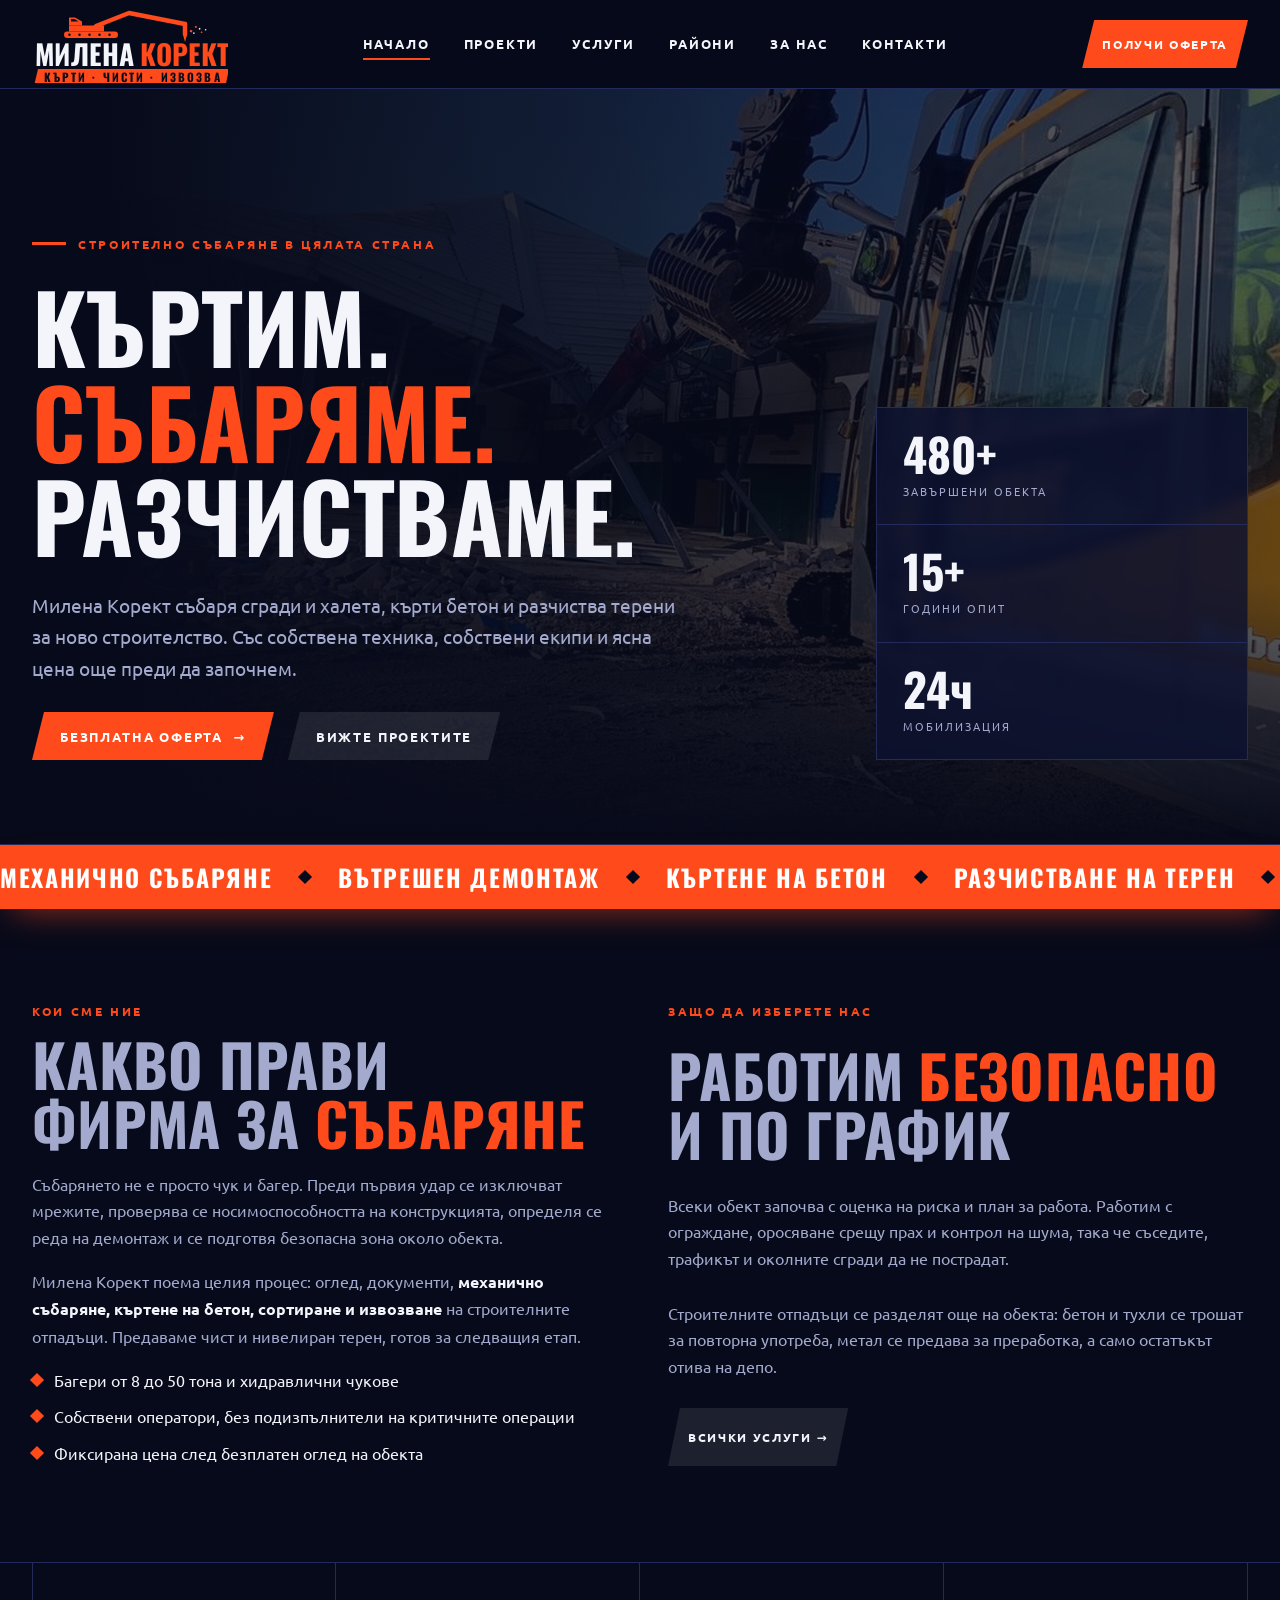
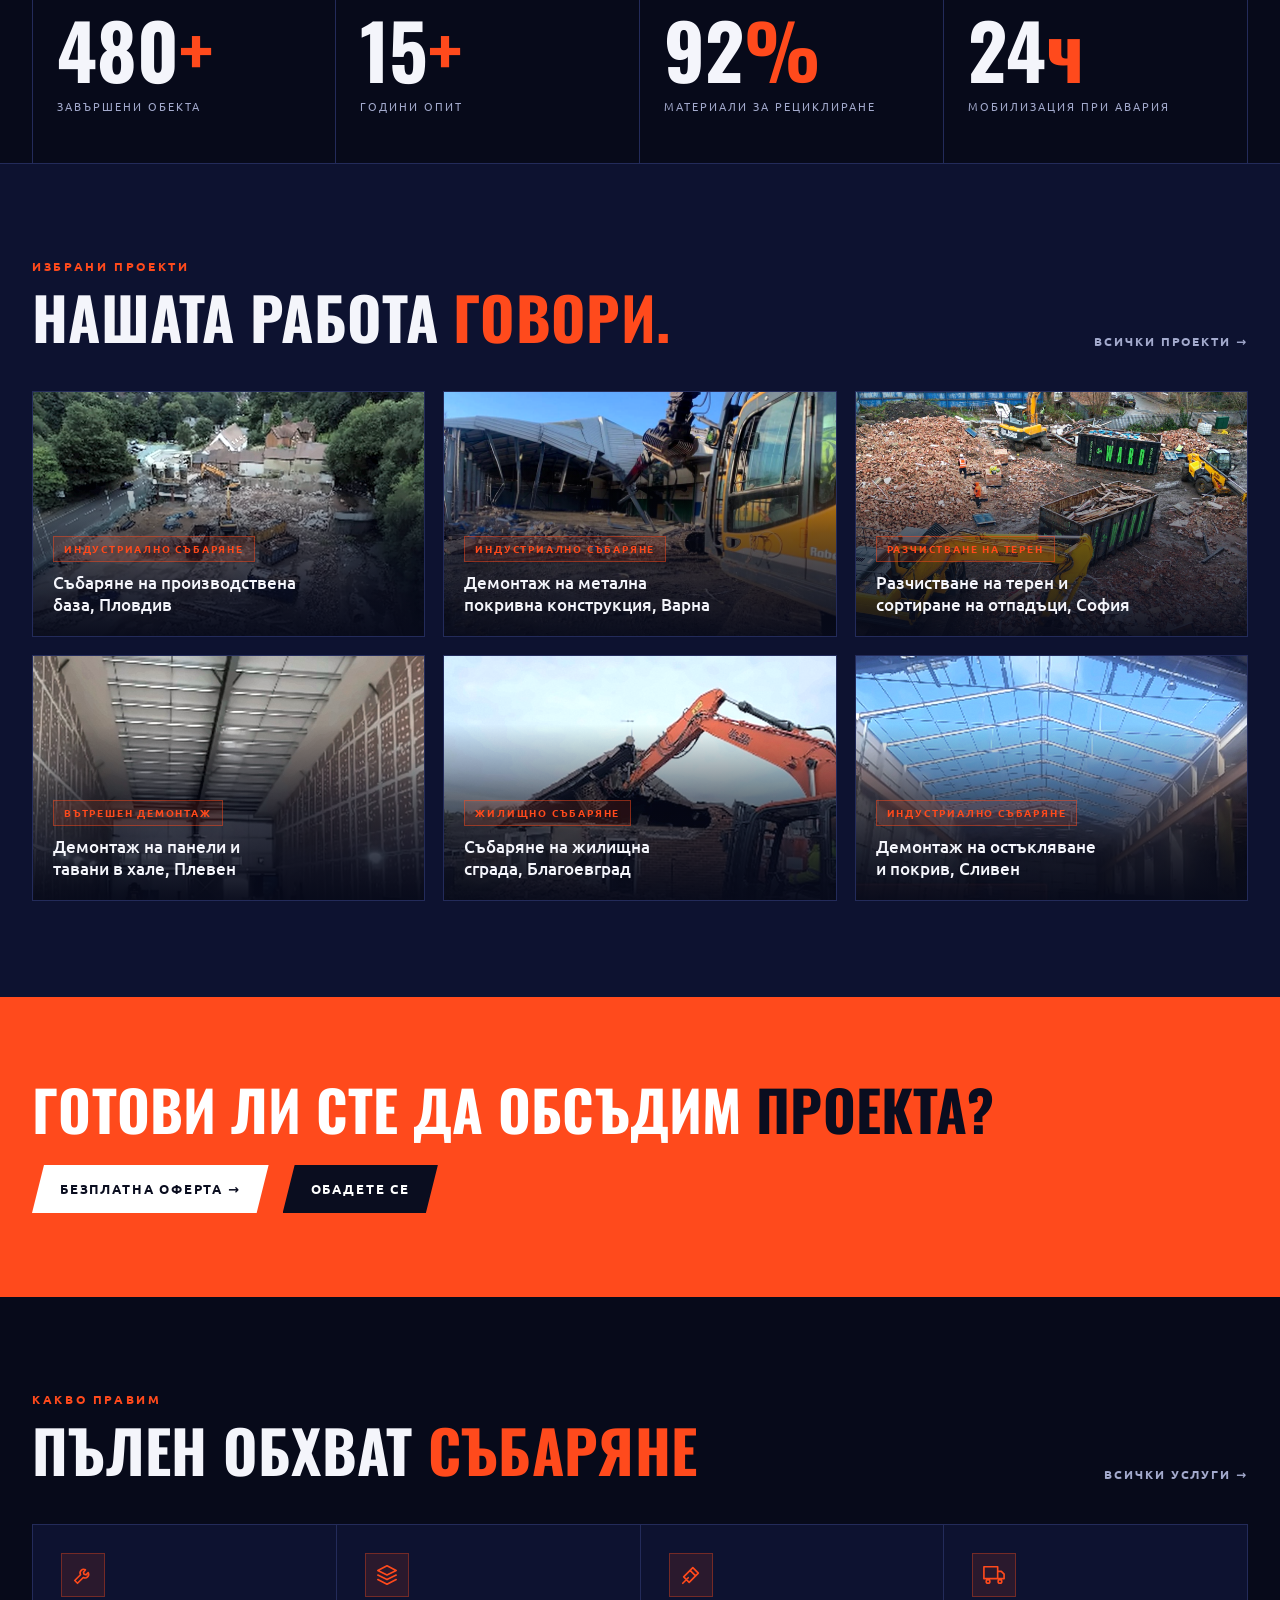
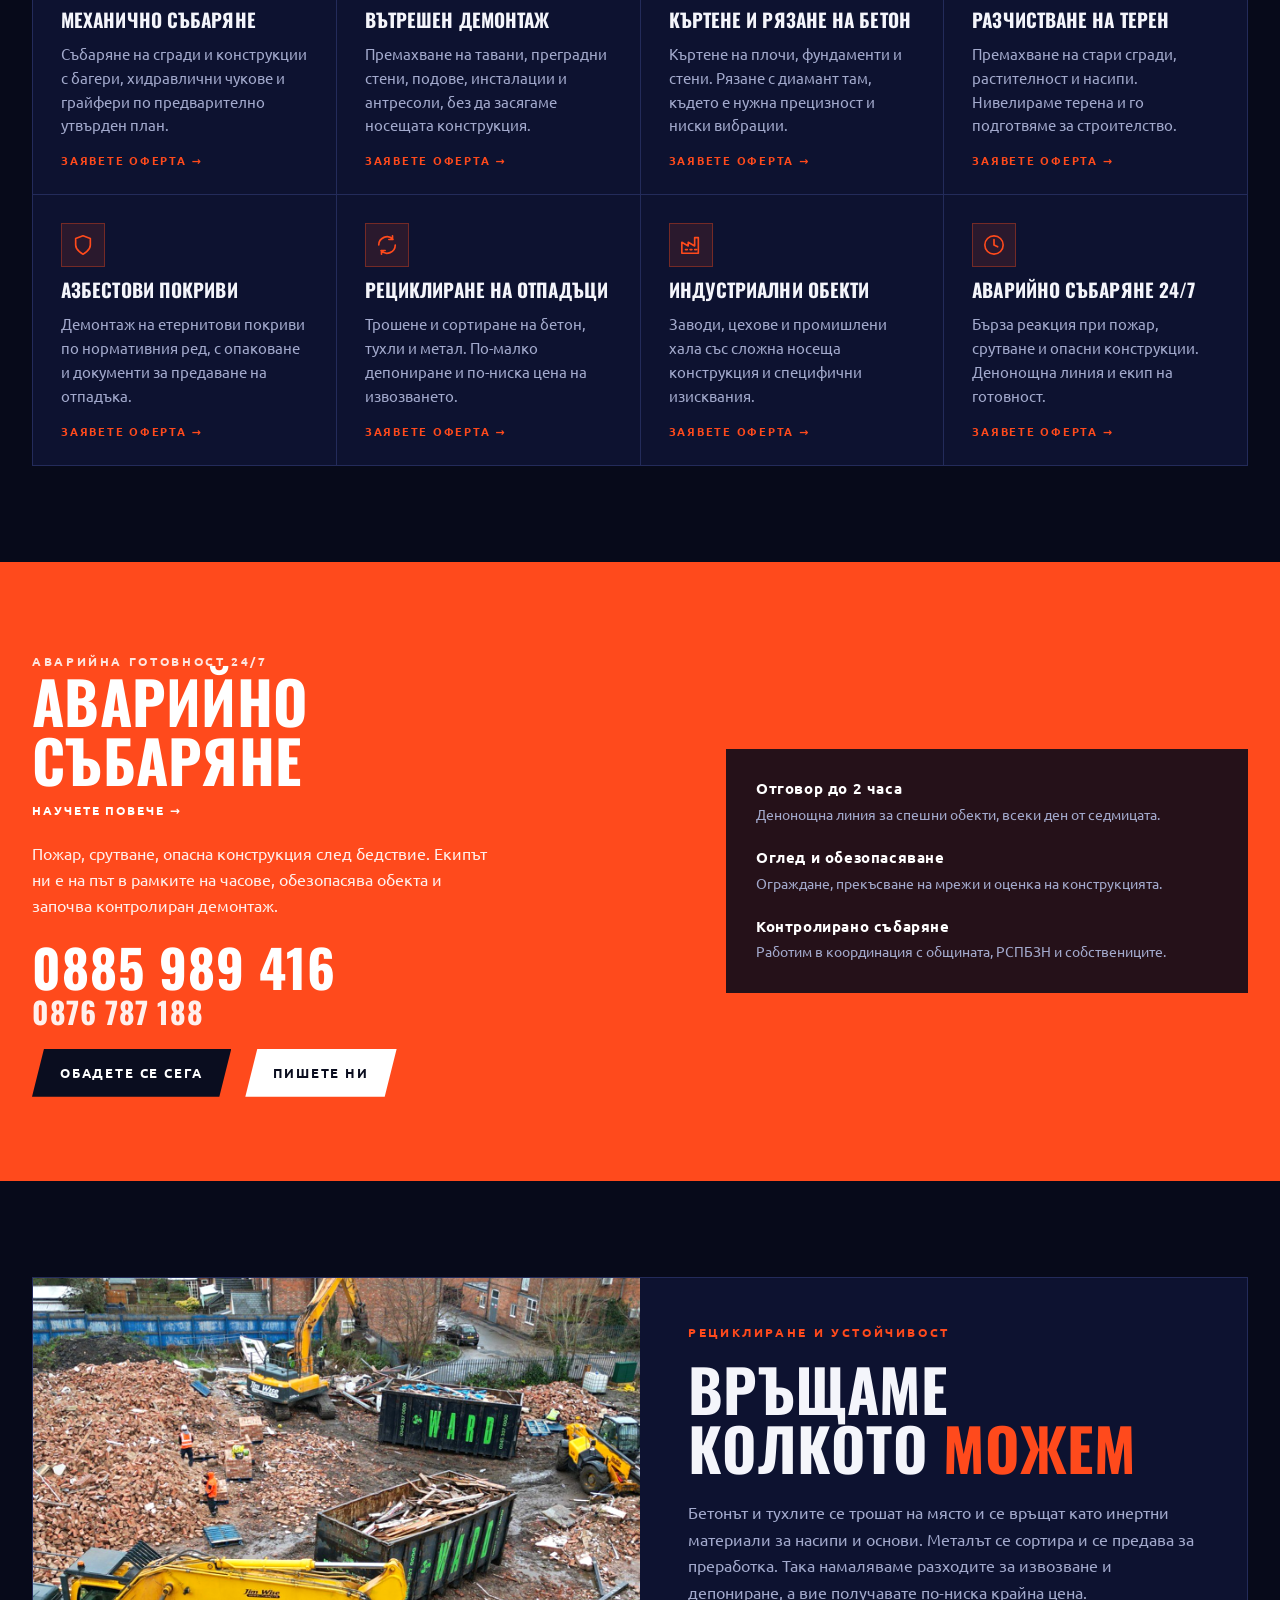
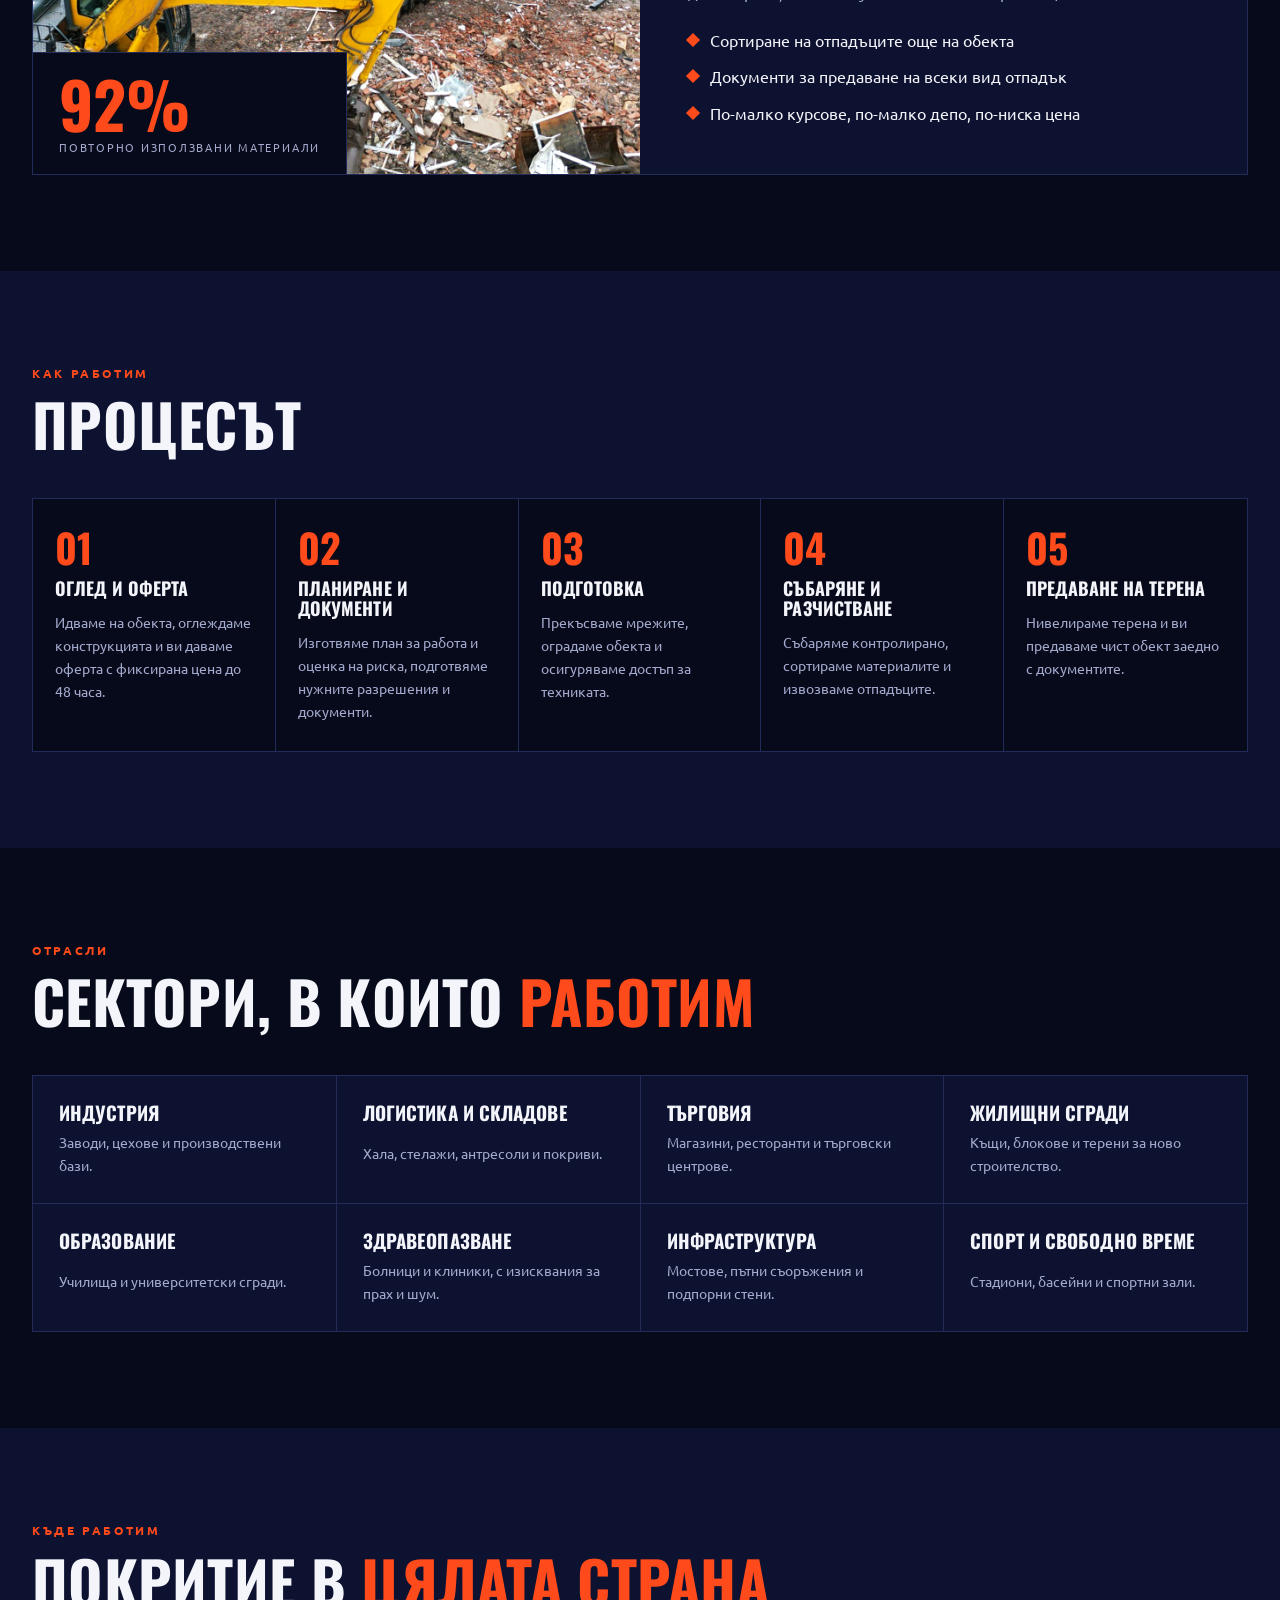
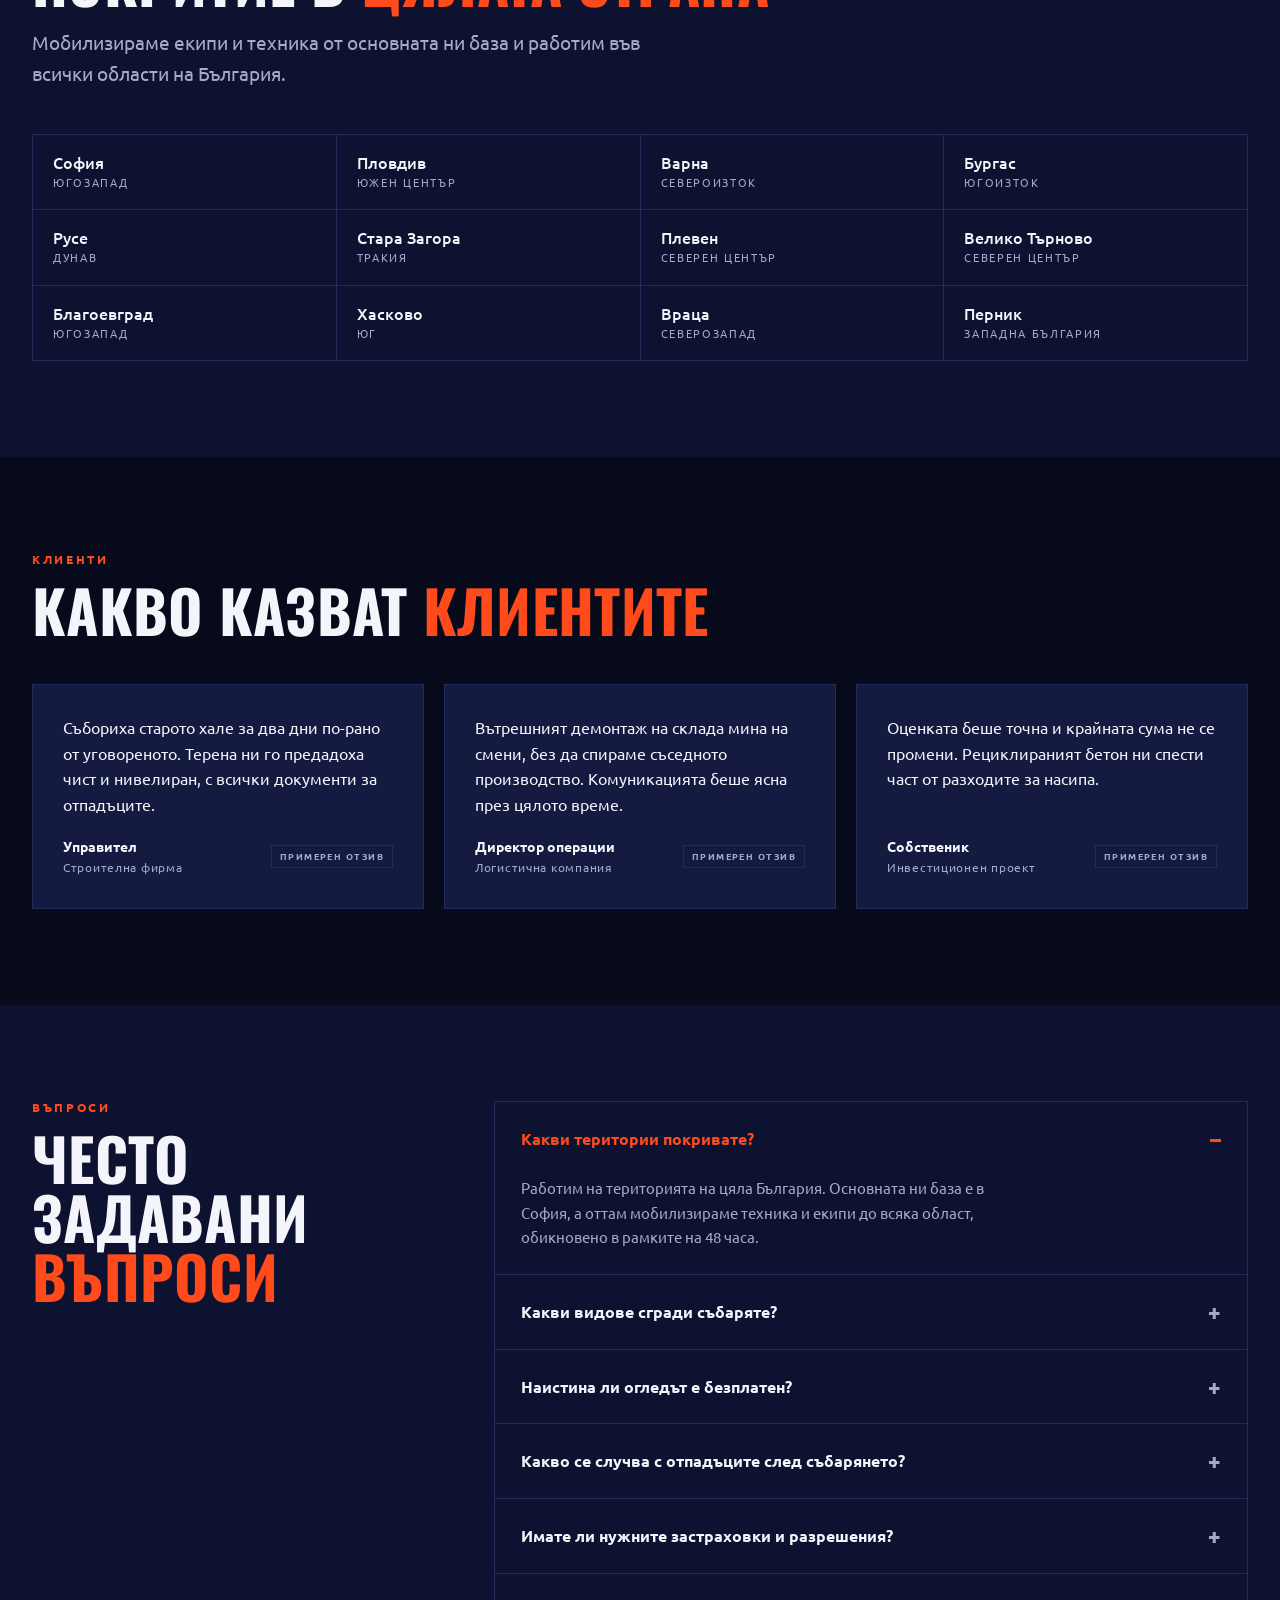
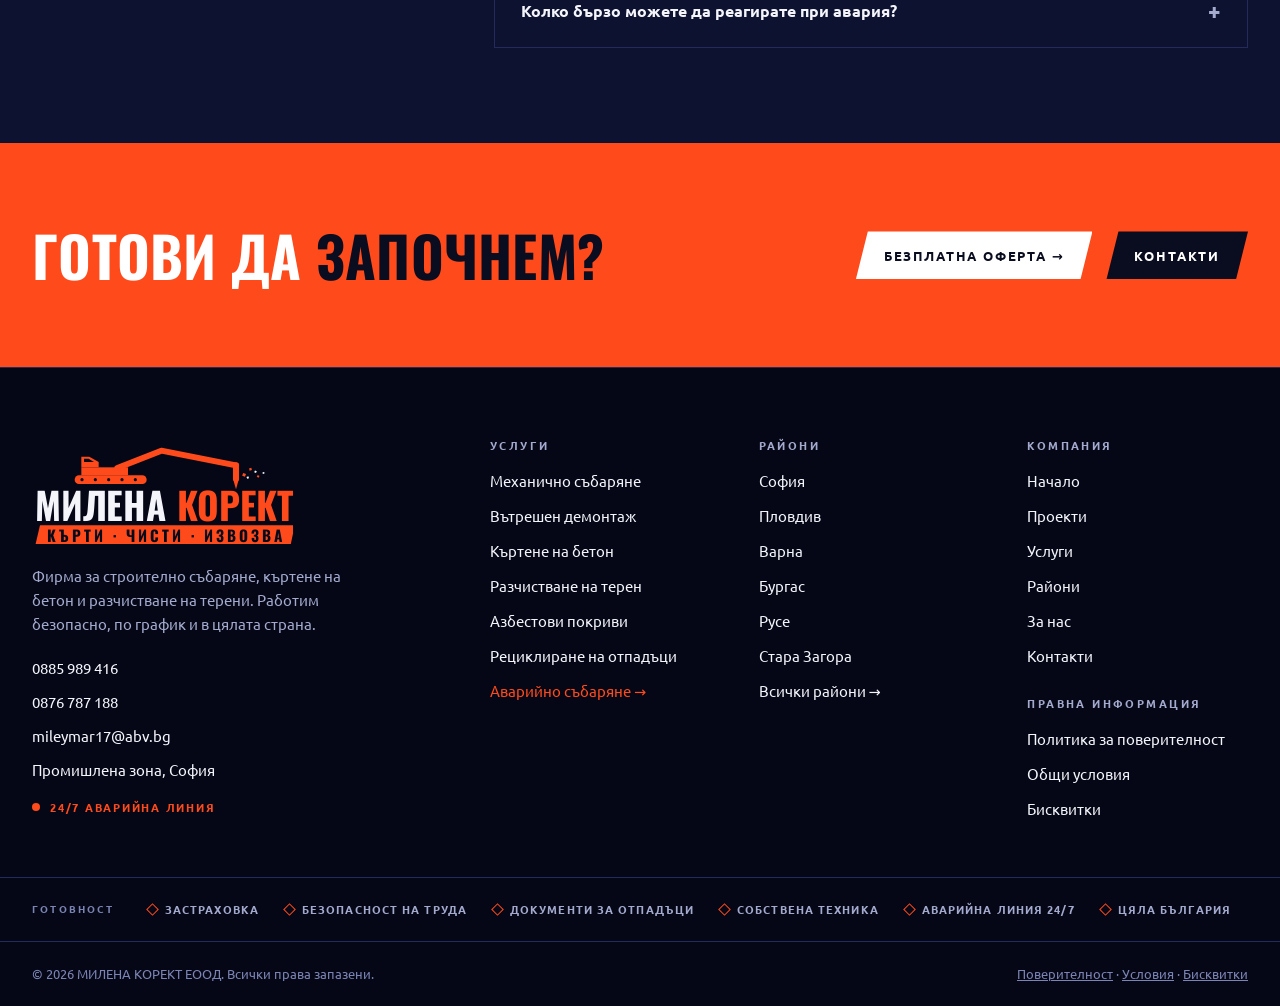
<file: index.html>
<!doctype html>
<html lang="bg">
<head>
<meta charset="utf-8">
<meta name="viewport" content="width=device-width, initial-scale=1, viewport-fit=cover">
<title>Милена Корект – Строително събаряне и къртене на бетон в България</title>
<meta name="description" content="Милена Корект: строително събаряне, къртене на бетон, вътрешен демонтаж и разчистване на терени в цяла България. Безплатен оглед, аварийна линия 24/7.">
<meta name="robots" content="index, follow, max-image-preview:large, max-snippet:-1, max-video-preview:-1">
<link rel="canonical" href="https://smashbg.bg/">
<link rel="alternate" hreflang="bg" href="https://smashbg.bg/">
<link rel="alternate" hreflang="x-default" href="https://smashbg.bg/">
<meta name="author" content="МИЛЕНА КОРЕКТ ЕООД">
<meta name="theme-color" content="#070a1a">
<meta name="geo.region" content="BG">
<meta name="geo.placename" content="България">
<meta property="og:type" content="website">
<meta property="og:locale" content="bg_BG">
<meta property="og:site_name" content="Милена Корект">
<meta property="og:title" content="Милена Корект – Строително събаряне и къртене на бетон в България">
<meta property="og:description" content="Милена Корект: строително събаряне, къртене на бетон, вътрешен демонтаж и разчистване на терени в цяла България. Безплатен оглед, аварийна линия 24/7.">
<meta property="og:url" content="https://smashbg.bg/">
<meta property="og:image" content="https://smashbg.bg/assets/og-image.jpg">
<meta property="og:image:width" content="1200">
<meta property="og:image:height" content="630">
<meta property="og:image:alt" content="Милена Корект – багер къса бетонна конструкция при събаряне">
<meta name="twitter:card" content="summary_large_image">
<meta name="twitter:title" content="Милена Корект – Строително събаряне и къртене на бетон в България">
<meta name="twitter:description" content="Милена Корект: строително събаряне, къртене на бетон, вътрешен демонтаж и разчистване на терени в цяла България. Безплатен оглед, аварийна линия 24/7.">
<meta name="twitter:image" content="https://smashbg.bg/assets/og-image.jpg">
<meta name="twitter:image:alt" content="Милена Корект – багер къса бетонна конструкция при събаряне">
<link rel="icon" href="favicon.ico" sizes="any">
<link rel="icon" href="assets/favicon.svg" type="image/svg+xml">
<link rel="icon" href="assets/favicon-32.png" type="image/png" sizes="32x32">
<link rel="apple-touch-icon" href="assets/apple-touch-icon.png">
<link rel="manifest" href="site.webmanifest">
<link rel="preconnect" href="https://fonts.googleapis.com">
<link rel="preconnect" href="https://fonts.gstatic.com" crossorigin>
<link rel="preload" as="image" href="assets/img/grapple.jpg" fetchpriority="high">
<link rel="stylesheet" href="https://fonts.googleapis.com/css2?family=Oswald:wght@500;700&family=Ubuntu:wght@400;500;700&display=swap">
<link rel="stylesheet" href="css/style.css">
<script type="application/ld+json">{"@context":"https://schema.org","@graph":[{"@type":["LocalBusiness","GeneralContractor"],"@id":"https://smashbg.bg/#business","name":"Милена Корект","legalName":"МИЛЕНА КОРЕКТ ЕООД","url":"https://smashbg.bg/","description":"Милена Корект: строително събаряне, къртене на бетон, вътрешен демонтаж и разчистване на терени в цяла България. Безплатен оглед, аварийна линия 24/7.","image":"https://smashbg.bg/assets/og-image.jpg","logo":{"@type":"ImageObject","url":"https://smashbg.bg/assets/icon-512.png","width":512,"height":512},"telephone":"+359885989416","email":"mileymar17@abv.bg","address":{"@type":"PostalAddress","addressLocality":"София","addressCountry":"BG"},"areaServed":{"@type":"Country","name":"България"},"contactPoint":[{"@type":"ContactPoint","telephone":"+359885989416","email":"mileymar17@abv.bg","contactType":"customer service","areaServed":"BG","availableLanguage":"bg"},{"@type":"ContactPoint","telephone":"+359876787188","email":"mileymar17@abv.bg","contactType":"customer service","areaServed":"BG","availableLanguage":"bg"}],"openingHoursSpecification":[{"@type":"OpeningHoursSpecification","dayOfWeek":["Monday","Tuesday","Wednesday","Thursday","Friday"],"opens":"08:00","closes":"17:00"},{"@type":"OpeningHoursSpecification","dayOfWeek":"Saturday","opens":"09:00","closes":"13:00"}],"knowsAbout":["строително събаряне","къртене на бетон","вътрешен демонтаж","разчистване на терени","демонтаж на азбестови покриви","рециклиране на строителни отпадъци"]},{"@type":"WebSite","@id":"https://smashbg.bg/#website","url":"https://smashbg.bg/","name":"Милена Корект","inLanguage":"bg","publisher":{"@id":"https://smashbg.bg/#business"}},{"@type":"WebPage","@id":"https://smashbg.bg/#webpage","url":"https://smashbg.bg/","name":"Милена Корект – Строително събаряне и къртене на бетон в България","description":"Милена Корект: строително събаряне, къртене на бетон, вътрешен демонтаж и разчистване на терени в цяла България. Безплатен оглед, аварийна линия 24/7.","inLanguage":"bg","isPartOf":{"@id":"https://smashbg.bg/#website"},"about":{"@id":"https://smashbg.bg/#business"},"primaryImageOfPage":{"@type":"ImageObject","url":"https://smashbg.bg/assets/og-image.jpg","width":1200,"height":630}},{"@type":"FAQPage","@id":"https://smashbg.bg/#faq","mainEntity":[{"@type":"Question","name":"Какви територии покривате?","acceptedAnswer":{"@type":"Answer","text":"Работим на територията на цяла България. Основната ни база е в София, а оттам мобилизираме техника и екипи до всяка област, обикновено в рамките на 48 часа."}},{"@type":"Question","name":"Какви видове сгради събаряте?","acceptedAnswer":{"@type":"Answer","text":"Жилищни сгради, промишлени хала, складове, търговски обекти, публични сгради и инфраструктурни съоръжения. При по-сложни конструкции правим предварителна оценка на носещата система."}},{"@type":"Question","name":"Наистина ли огледът е безплатен?","acceptedAnswer":{"@type":"Answer","text":"Да. Идваме на обекта, оглеждаме и ви даваме оферта с фиксирана цена без ангажимент от ваша страна."}},{"@type":"Question","name":"Какво се случва с отпадъците след събарянето?","acceptedAnswer":{"@type":"Answer","text":"Сортираме ги на обекта. Бетон и тухли се трошат за повторна употреба, металът се предава за преработка, а само остатъкът отива на депо. Получавате документи за всеки вид отпадък."}},{"@type":"Question","name":"Имате ли нужните застраховки и разрешения?","acceptedAnswer":{"@type":"Answer","text":"Работим със застраховка и по утвърден план за безопасност. Помагаме и с подготовката на документите, нужни за съответното събаряне."}},{"@type":"Question","name":"Колко бързо можете да реагирате при авария?","acceptedAnswer":{"@type":"Answer","text":"Денонощната линия приема сигнали през цялото време. Екип тръгва към обекта в рамките на часове, обезопасява го и започва контролиран демонтаж."}}]}]}</script>
</head>
<body data-page="home">
<svg width="0" height="0" style="position:absolute" aria-hidden="true" focusable="false">
  <defs>
    <symbol id="logo" viewBox="-2 -10 392 156">
<g fill="#ff4a1c">
  <rect x="60" y="33" width="108" height="13" rx="6.5"></rect>
  <path d="M70 21V5h12l14 8v8z"></path>
  <rect x="70" y="21" width="70" height="12"></rect>
</g>
<g fill="#070a1a">
  <path d="M74 8h7l8 5H74z"></path>
  <circle cx="71" cy="39.5" r="2.4"></circle><circle cx="91" cy="39.5" r="2.4"></circle><circle cx="111" cy="39.5" r="2.4"></circle><circle cx="131" cy="39.5" r="2.4"></circle><circle cx="151" cy="39.5" r="2.4"></circle>
</g>
<g fill="none" stroke="#ff4a1c" stroke-width="9" stroke-linecap="round" stroke-linejoin="round">
  <path d="M124 22 L190 -4 L302 18"></path>
  <path d="M302 18 V38"></path>
</g>
<path fill="#ff4a1c" d="M297.5 38h9L302 54z"></path>
<g fill="#ff4a1c"><rect x="312" y="30" width="4.5" height="4.5" transform="rotate(20 314 32)"></rect><rect x="322" y="22" width="3.5" height="3.5" transform="rotate(-15 324 24)"></rect><rect x="334" y="33" width="3" height="3" transform="rotate(30 335 34)"></rect></g>
<g fill="#f4f5fb"><rect x="318" y="35" width="3" height="3" transform="rotate(-20 319 36)"></rect><rect x="330" y="26" width="3" height="3" transform="rotate(25 331 27)"></rect><rect x="342" y="28" width="2.6" height="2.6" transform="rotate(12 343 29)"></rect></g>
<text x="195" y="102" text-anchor="middle" font-family="Oswald, Impact, 'Arial Narrow', sans-serif" font-weight="700" font-size="56" textLength="388" lengthAdjust="spacingAndGlyphs"><tspan fill="#f4f5fb">МИЛЕНА </tspan><tspan fill="#ff4a1c">КОРЕКТ</tspan></text>
<path fill="#ff4a1c" d="M8 108H390 L383 142H0Z"></path>
<text x="195" y="133.5" text-anchor="middle" font-family="Oswald, Impact, 'Arial Narrow', sans-serif" font-weight="700" font-size="23" fill="#070a1a" textLength="352" lengthAdjust="spacing">КЪРТИ  ·  ЧИСТИ  ·  ИЗВОЗВА</text></symbol>
  </defs>
</svg>

<header class="site-h">
  <div class="wrap">
    <a class="brand" href="./" aria-label="Милена Корект – начало">
      <svg class="logo" viewBox="-2 -10 392 156" role="img" aria-label="Милена Корект – кърти, чисти, извозва"><use href="#logo"></use></svg>
    </a>
    <nav class="nav" id="nav" aria-label="Основна навигация">
      <a href="./" data-route="home" aria-current="page" aria-current="page">Начало</a>
      <a href="proekti/" data-route="projects">Проекти</a>
      <a href="uslugi/" data-route="services">Услуги</a>
      <a href="rayoni/" data-route="areas">Райони</a>
      <a href="za-nas/" data-route="about">За нас</a>
      <a href="kontakti/" data-route="contact">Контакти</a>
      <a class="btn sm nav-cta" href="kontakti/">Получи оферта</a>
    </nav>
    <div class="h-right">
      <a class="btn sm h-cta" href="kontakti/">Получи оферта</a>
      <button class="burger" id="burger" aria-label="Меню" aria-expanded="false" aria-controls="nav">
        <svg viewBox="0 0 24 24" fill="none" stroke="currentColor" stroke-width="2" stroke-linecap="round"><path d="M3 6h18M3 12h18M3 18h18"></path></svg>
      </button>
    </div>
  </div>
</header>

<main id="main">
<section class="page" id="p-home">
  <div class="hero">
    <div class="hero-bg"><img alt="Багер с хидравличен грайфер къса метална покривна конструкция" src="assets/img/grapple.jpg" width="1600" height="1200" fetchpriority="high" decoding="async"></div>
    <div class="wrap">
      <div class="hero-copy">
        <span class="eyebrow">Строително събаряне в цялата страна</span>
        <h1>Къртим.<br><em>Събаряме.</em><br>Разчистваме.</h1>
        <p class="lead">Милена Корект събаря сгради и халета, кърти бетон и разчиства терени за ново строителство. Със собствена техника, собствени екипи и ясна цена още преди да започнем.</p>
        <div class="btn-row">
          <a class="btn" href="kontakti/">Безплатна оферта <span aria-hidden="true">→</span></a>
          <a class="btn ghost" href="proekti/">Вижте проектите</a>
        </div>
      </div>
      <aside class="hero-panel" aria-label="Накратко">
        <div><b>480+</b><span>Завършени обекта</span></div>
        <div><b>15+</b><span>Години опит</span></div>
        <div><b>24ч</b><span>Мобилизация</span></div>
      </aside>
    </div>
  </div>
  <div class="ticker" aria-hidden="true"><div class="track" id="ticker"><span>Механично събаряне</span><span>Вътрешен демонтаж</span><span>Къртене на бетон</span><span>Разчистване на терен</span><span>Рециклиране на отпадъци</span><span>Азбестови покриви</span><span>Аварийно събаряне 24/7</span><span>Цяла България</span><span>Механично събаряне</span><span>Вътрешен демонтаж</span><span>Къртене на бетон</span><span>Разчистване на терен</span><span>Рециклиране на отпадъци</span><span>Азбестови покриви</span><span>Аварийно събаряне 24/7</span><span>Цяла България</span></div></div>

  <section class="sec">
    <div class="wrap g2">
      <div class="prose">
        <span class="eyebrow">Кои сме ние</span>
        <h2>Какво прави фирма за <em>събаряне</em></h2>
        <p>Събарянето не е просто чук и багер. Преди първия удар се изключват мрежите, проверява се носимоспособността на конструкцията, определя се реда на демонтаж и се подготвя безопасна зона около обекта.</p>
        <p>Милена Корект поема целия процес: оглед, документи, <strong>механично събаряне, къртене на бетон, сортиране и извозване</strong> на строителните отпадъци. Предаваме чист и нивелиран терен, готов за следващия етап.</p>
        <ul class="ticks">
          <li>Багери от 8 до 50 тона и хидравлични чукове</li>
          <li>Собствени оператори, без подизпълнители на критичните операции</li>
          <li>Фиксирана цена след безплатен оглед на обекта</li>
        </ul>
      </div>
      <div class="prose">
        <span class="eyebrow">Защо да изберете нас</span>
        <h2>Работим <em>безопасно</em> и по график</h2>
        <p>Всеки обект започва с оценка на риска и план за работа. Работим с ограждане, оросяване срещу прах и контрол на шума, така че съседите, трафикът и околните сгради да не пострадат.</p>
        <p>Строителните отпадъци се разделят още на обекта: бетон и тухли се трошат за повторна употреба, метал се предава за преработка, а само остатъкът отива на депо.</p>
        <div class="btn-row"><a class="btn ghost sm" href="uslugi/">Всички услуги →</a></div>
      </div>
    </div>
  </section>

  <section class="stats" aria-label="Цифри">
    <div class="wrap">
      <div class="stat"><b>480<i>+</i></b><span>Завършени обекта</span></div>
      <div class="stat"><b>15<i>+</i></b><span>Години опит</span></div>
      <div class="stat"><b>92<i>%</i></b><span>Материали за рециклиране</span></div>
      <div class="stat"><b>24<i>ч</i></b><span>Мобилизация при авария</span></div>
    </div>
  </section>

  <section class="sec alt">
    <div class="wrap">
      <div class="sec-head">
        <div class="stack"><span class="eyebrow">Избрани проекти</span><h2>Нашата работа <em>говори.</em></h2></div>
        <a class="link-arrow" href="proekti/">Всички проекти →</a>
      </div>
      <div class="proj-grid" id="home-proj"><figure class="proj" style="margin:0"><img alt="Въздушна снимка на обект за събаряне сред зеленина" loading="lazy" src="assets/img/aerial.jpg" width="1440" height="706"><figcaption class="cap"><span class="chip-tag">Индустриално събаряне</span><h4>Събаряне на производствена база, Пловдив</h4></figcaption></figure><figure class="proj" style="margin:0"><img alt="Багер с грайфер къса метално хале" loading="lazy" src="assets/img/grapple.jpg" width="1600" height="1200"><figcaption class="cap"><span class="chip-tag">Индустриално събаряне</span><h4>Демонтаж на метална покривна конструкция, Варна</h4></figcaption></figure><figure class="proj" style="margin:0"><img alt="Купища натрошени тухли и контейнер на обект" loading="lazy" src="assets/img/rubble.jpg" width="1500" height="1125"><figcaption class="cap"><span class="chip-tag">Разчистване на терен</span><h4>Разчистване на терен и сортиране на отпадъци, София</h4></figcaption></figure><figure class="proj" style="margin:0"><img alt="Празно хале със стенни панели" loading="lazy" src="assets/img/edinburgh.jpg" width="1440" height="664"><figcaption class="cap"><span class="chip-tag">Вътрешен демонтаж</span><h4>Демонтаж на панели и тавани в хале, Плевен</h4></figcaption></figure><figure class="proj" style="margin:0"><img alt="Оранжев багер събаря къща" loading="lazy" src="assets/img/telford.jpg" width="1440" height="662"><figcaption class="cap"><span class="chip-tag">Жилищно събаряне</span><h4>Събаряне на жилищна сграда, Благоевград</h4></figcaption></figure><figure class="proj" style="margin:0"><img alt="Стъклен покрив над стоманена конструкция" loading="lazy" src="assets/img/glass.jpg" width="1440" height="730"><figcaption class="cap"><span class="chip-tag">Индустриално събаряне</span><h4>Демонтаж на остъкляване и покрив, Сливен</h4></figcaption></figure></div>
    </div>
  </section>

  <div class="cta">
    <div class="wrap">
      <h2>Готови ли сте да обсъдим <em>проекта?</em></h2>
      <div class="btn-row"><a class="btn light" href="kontakti/">Безплатна оферта →</a><a class="btn dark" href="kontakti/">Обадете се</a></div>
    </div>
  </div>

  <section class="sec">
    <div class="wrap">
      <div class="sec-head">
        <div class="stack"><span class="eyebrow">Какво правим</span><h2>Пълен обхват <em>събаряне</em></h2></div>
        <a class="link-arrow" href="uslugi/">Всички услуги →</a>
      </div>
      <div class="g4" id="home-svc"><article class="card svc"><span class="ico"><svg viewBox="0 0 24 24" aria-hidden="true"><path d="M14.7 6.3a4 4 0 0 0-5.4 5.4L3 18l3 3 6.3-6.3a4 4 0 0 0 5.4-5.4l-2.5 2.5-2.1-.6-.6-2.1z"></path></svg></span><h3>Механично събаряне</h3><p>Събаряне на сгради и конструкции с багери, хидравлични чукове и грайфери по предварително утвърден план.</p><a class="more" href="kontakti/">Заявете оферта →</a></article><article class="card svc"><span class="ico"><svg viewBox="0 0 24 24" aria-hidden="true"><path d="M12 2 2 7l10 5 10-5zM2 17l10 5 10-5M2 12l10 5 10-5"></path></svg></span><h3>Вътрешен демонтаж</h3><p>Премахване на тавани, преградни стени, подове, инсталации и антресоли, без да засягаме носещата конструкция.</p><a class="more" href="kontakti/">Заявете оферта →</a></article><article class="card svc"><span class="ico"><svg viewBox="0 0 24 24" aria-hidden="true"><path d="M3 21l6-6M14 4l6 6-3 3-6-6zM11 7 4 14l6 6 7-7"></path></svg></span><h3>Къртене и рязане на бетон</h3><p>Къртене на плочи, фундаменти и стени. Рязане с диамант там, където е нужна прецизност и ниски вибрации.</p><a class="more" href="kontakti/">Заявете оферта →</a></article><article class="card svc"><span class="ico"><svg viewBox="0 0 24 24" aria-hidden="true"><path d="M1 3h15v13H1zM16 8h4l3 3v5h-7zM5.5 21a2 2 0 1 0 0-4 2 2 0 0 0 0 4zM18.5 21a2 2 0 1 0 0-4 2 2 0 0 0 0 4z"></path></svg></span><h3>Разчистване на терен</h3><p>Премахване на стари сгради, растителност и насипи. Нивелираме терена и го подготвяме за строителство.</p><a class="more" href="kontakti/">Заявете оферта →</a></article><article class="card svc"><span class="ico"><svg viewBox="0 0 24 24" aria-hidden="true"><path d="M12 22s8-4 8-10V5l-8-3-8 3v7c0 6 8 10 8 10z"></path></svg></span><h3>Азбестови покриви</h3><p>Демонтаж на етернитови покриви по нормативния ред, с опаковане и документи за предаване на отпадъка.</p><a class="more" href="kontakti/">Заявете оферта →</a></article><article class="card svc"><span class="ico"><svg viewBox="0 0 24 24" aria-hidden="true"><path d="M21 12a9 9 0 0 1-15.5 6.2M3 12A9 9 0 0 1 18.5 5.8M18 2v4h-4M6 22v-4h4"></path></svg></span><h3>Рециклиране на отпадъци</h3><p>Трошене и сортиране на бетон, тухли и метал. По-малко депониране и по-ниска цена на извозването.</p><a class="more" href="kontakti/">Заявете оферта →</a></article><article class="card svc"><span class="ico"><svg viewBox="0 0 24 24" aria-hidden="true"><path d="M2 21V9l7 4V9l7 4V4h4v17zM6 17h2M11 17h2M16 17h2"></path></svg></span><h3>Индустриални обекти</h3><p>Заводи, цехове и промишлени хала със сложна носеща конструкция и специфични изисквания.</p><a class="more" href="kontakti/">Заявете оферта →</a></article><article class="card svc"><span class="ico"><svg viewBox="0 0 24 24" aria-hidden="true"><path d="M12 22a10 10 0 1 0 0-20 10 10 0 0 0 0 20zM12 6v6l4 2"></path></svg></span><h3>Аварийно събаряне 24/7</h3><p>Бърза реакция при пожар, срутване и опасни конструкции. Денонощна линия и екип на готовност.</p><a class="more" href="kontakti/">Заявете оферта →</a></article></div>
    </div>
  </section>

  <section class="emerg">
    <div class="wrap">
      <div>
        <span class="eyebrow">Аварийна готовност 24/7</span>
        <h2>Аварийно<br>събаряне</h2><a class="link-arrow" href="avariyno-sabaryane/" style="color:#fff;display:inline-block;margin-top:14px">Научете повече →</a>
        <p style="margin:18px 0 22px;max-width:52ch;opacity:.92">Пожар, срутване, опасна конструкция след бедствие. Екипът ни е на път в рамките на часове, обезопасява обекта и започва контролиран демонтаж.</p>
        <span class="phone">0885 989 416</span><span class="phone" style="font-size:clamp(20px,2.6vw,30px);opacity:.92;margin-top:0">0876 787 188</span>
        <div class="btn-row" style="margin-top:22px"><a class="btn dark" href="tel:+359885989416">Обадете се сега</a><a class="btn light" href="kontakti/">Пишете ни</a></div>
      </div>
      <div class="box">
        <div><b>Отговор до 2 часа</b><span>Денонощна линия за спешни обекти, всеки ден от седмицата.</span></div>
        <div><b>Оглед и обезопасяване</b><span>Ограждане, прекъсване на мрежи и оценка на конструкцията.</span></div>
        <div><b>Контролирано събаряне</b><span>Работим в координация с общината, РСПБЗН и собствениците.</span></div>
      </div>
    </div>
  </section>

  <section class="sec">
    <div class="wrap">
      <div class="recycle">
        <div class="ph"><img alt="Натрошени тухли и бетон, сортирани в контейнери на обект" src="assets/img/rubble.jpg" width="1500" height="1125" loading="lazy"><div class="big"><b>92%</b><span>Повторно използвани материали</span></div></div>
        <div class="tx">
          <span class="eyebrow">Рециклиране и устойчивост</span>
          <h2>Връщаме колкото <em>можем</em></h2>
          <p class="muted">Бетонът и тухлите се трошат на място и се връщат като инертни материали за насипи и основи. Металът се сортира и се предава за преработка. Така намаляваме разходите за извозване и депониране, а вие получавате по-ниска крайна цена.</p>
          <ul class="ticks"><li>Сортиране на отпадъците още на обекта</li><li>Документи за предаване на всеки вид отпадък</li><li>По-малко курсове, по-малко депо, по-ниска цена</li></ul>
        </div>
      </div>
    </div>
  </section>

  <section class="sec alt">
    <div class="wrap">
      <div class="sec-head"><div class="stack"><span class="eyebrow">Как работим</span><h2>Процесът</h2></div></div>
      <div class="steps" id="steps"><div class="step"><i>01</i><h3>Оглед и оферта</h3><p>Идваме на обекта, оглеждаме конструкцията и ви даваме оферта с фиксирана цена до 48 часа.</p></div><div class="step"><i>02</i><h3>Планиране и документи</h3><p>Изготвяме план за работа и оценка на риска, подготвяме нужните разрешения и документи.</p></div><div class="step"><i>03</i><h3>Подготовка</h3><p>Прекъсваме мрежите, оградаме обекта и осигуряваме достъп за техниката.</p></div><div class="step"><i>04</i><h3>Събаряне и разчистване</h3><p>Събаряме контролирано, сортираме материалите и извозваме отпадъците.</p></div><div class="step"><i>05</i><h3>Предаване на терена</h3><p>Нивелираме терена и ви предаваме чист обект заедно с документите.</p></div></div>
    </div>
  </section>

  <section class="sec">
    <div class="wrap">
      <div class="sec-head"><div class="stack"><span class="eyebrow">Отрасли</span><h2>Сектори, в които <em>работим</em></h2></div></div>
      <div class="g4" id="sectors"><div class="sector"><h3>Индустрия</h3><p>Заводи, цехове и производствени бази.</p></div><div class="sector"><h3>Логистика и складове</h3><p>Хала, стелажи, антресоли и покриви.</p></div><div class="sector"><h3>Търговия</h3><p>Магазини, ресторанти и търговски центрове.</p></div><div class="sector"><h3>Жилищни сгради</h3><p>Къщи, блокове и терени за ново строителство.</p></div><div class="sector"><h3>Образование</h3><p>Училища и университетски сгради.</p></div><div class="sector"><h3>Здравеопазване</h3><p>Болници и клиники, с изисквания за прах и шум.</p></div><div class="sector"><h3>Инфраструктура</h3><p>Мостове, пътни съоръжения и подпорни стени.</p></div><div class="sector"><h3>Спорт и свободно време</h3><p>Стадиони, басейни и спортни зали.</p></div></div>
    </div>
  </section>

  <section class="sec alt">
    <div class="wrap">
      <div class="sec-head">
        <div class="stack"><span class="eyebrow">Къде работим</span><h2>Покритие в <em>цялата страна</em></h2><p class="lead">Мобилизираме екипи и техника от основната ни база и работим във всички области на България.</p></div>
      </div>
      <div class="cover-grid" id="cover"><div><b>София</b><span>Югозапад</span></div><div><b>Пловдив</b><span>Южен център</span></div><div><b>Варна</b><span>Североизток</span></div><div><b>Бургас</b><span>Югоизток</span></div><div><b>Русе</b><span>Дунав</span></div><div><b>Стара Загора</b><span>Тракия</span></div><div><b>Плевен</b><span>Северен център</span></div><div><b>Велико Търново</b><span>Северен център</span></div><div><b>Благоевград</b><span>Югозапад</span></div><div><b>Хасково</b><span>Юг</span></div><div><b>Враца</b><span>Северозапад</span></div><div><b>Перник</b><span>Западна България</span></div></div>
    </div>
  </section>

  <section class="sec">
    <div class="wrap">
      <div class="sec-head"><div class="stack"><span class="eyebrow">Клиенти</span><h2>Какво казват <em>клиентите</em></h2></div></div>
      <div class="g3" id="quotes"><blockquote class="quote" style="margin:0"><p>Събориха старото хале за два дни по-рано от уговореното. Терена ни го предадоха чист и нивелиран, с всички документи за отпадъците.</p><footer><span><b>Управител</b>Строителна фирма</span><span class="demo-tag">Примерен отзив</span></footer></blockquote><blockquote class="quote" style="margin:0"><p>Вътрешният демонтаж на склада мина на смени, без да спираме съседното производство. Комуникацията беше ясна през цялото време.</p><footer><span><b>Директор операции</b>Логистична компания</span><span class="demo-tag">Примерен отзив</span></footer></blockquote><blockquote class="quote" style="margin:0"><p>Оценката беше точна и крайната сума не се промени. Рециклираният бетон ни спести част от разходите за насипа.</p><footer><span><b>Собственик</b>Инвестиционен проект</span><span class="demo-tag">Примерен отзив</span></footer></blockquote></div>
    </div>
  </section>

  <section class="sec alt">
    <div class="wrap faq-wrap">
      <div class="stack" style="display:grid;gap:16px;align-content:start"><span class="eyebrow">Въпроси</span><h2>Често задавани <em>въпроси</em></h2></div>
      <div class="faq" id="faq-home"><details open=""><summary>Какви територии покривате?</summary><p>Работим на територията на цяла България. Основната ни база е в София, а оттам мобилизираме техника и екипи до всяка област, обикновено в рамките на 48 часа.</p></details><details><summary>Какви видове сгради събаряте?</summary><p>Жилищни сгради, промишлени хала, складове, търговски обекти, публични сгради и инфраструктурни съоръжения. При по-сложни конструкции правим предварителна оценка на носещата система.</p></details><details><summary>Наистина ли огледът е безплатен?</summary><p>Да. Идваме на обекта, оглеждаме и ви даваме оферта с фиксирана цена без ангажимент от ваша страна.</p></details><details><summary>Какво се случва с отпадъците след събарянето?</summary><p>Сортираме ги на обекта. Бетон и тухли се трошат за повторна употреба, металът се предава за преработка, а само остатъкът отива на депо. Получавате документи за всеки вид отпадък.</p></details><details><summary>Имате ли нужните застраховки и разрешения?</summary><p>Работим със застраховка и по утвърден план за безопасност. Помагаме и с подготовката на документите, нужни за съответното събаряне.</p></details><details><summary>Колко бързо можете да реагирате при авария?</summary><p>Денонощната линия приема сигнали през цялото време. Екип тръгва към обекта в рамките на часове, обезопасява го и започва контролиран демонтаж.</p></details></div>
    </div>
  </section>

  <div class="cta">
    <div class="wrap">
      <h2>Готови да <em>започнем?</em></h2>
      <div class="btn-row"><a class="btn light" href="kontakti/">Безплатна оферта →</a><a class="btn dark" href="kontakti/">Контакти</a></div>
    </div>
  </div>
</section>
</main>

<footer class="site-f">
  <div class="wrap f-top">
    <div class="f-about">
      <a class="brand" href="./" aria-label="Милена Корект – начало">
        <svg class="logo" viewBox="-2 -10 392 156" role="img" aria-label="Милена Корект – кърти, чисти, извозва"><use href="#logo"></use></svg>
      </a>
      <p>Фирма за строително събаряне, къртене на бетон и разчистване на терени. Работим безопасно, по график и в цялата страна.</p>
      <div class="f-contact"><a href="tel:+359885989416">0885 989 416</a><a href="tel:+359876787188">0876 787 188</a><a href="mailto:mileymar17@abv.bg">mileymar17@abv.bg</a><span>Промишлена зона, София</span></div>
      <span class="live">24/7 аварийна линия</span>
    </div>
    <div class="f-col"><h5>Услуги</h5><ul>
      <li><a href="uslugi/">Механично събаряне</a></li>
      <li><a href="uslugi/">Вътрешен демонтаж</a></li>
      <li><a href="uslugi/">Къртене на бетон</a></li>
      <li><a href="uslugi/">Разчистване на терен</a></li>
      <li><a href="azbestovi-pokrivi/">Азбестови покриви</a></li>
      <li><a href="uslugi/">Рециклиране на отпадъци</a></li>
      <li><a href="avariyno-sabaryane/" style="color:var(--accent)">Аварийно събаряне →</a></li>
    </ul></div>
    <div class="f-col"><h5>Райони</h5><ul>
      <li><a href="rayoni/">София</a></li><li><a href="rayoni/">Пловдив</a></li><li><a href="rayoni/">Варна</a></li><li><a href="rayoni/">Бургас</a></li><li><a href="rayoni/">Русе</a></li><li><a href="rayoni/">Стара Загора</a></li><li><a href="rayoni/">Всички райони →</a></li>
    </ul></div>
    <div class="f-col"><h5>Компания</h5><ul>
      <li><a href="./">Начало</a></li>
      <li><a href="proekti/">Проекти</a></li>
      <li><a href="uslugi/">Услуги</a></li>
      <li><a href="rayoni/">Райони</a></li>
      <li><a href="za-nas/">За нас</a></li>
      <li><a href="kontakti/">Контакти</a></li>
    </ul>
    <h5 style="margin-top:30px">Правна информация</h5><ul>
      <li><a href="politika-za-poveritelnost/">Политика за поверителност</a></li><li><a href="obshti-usloviya/">Общи условия</a></li><li><a href="biskvitki/">Бисквитки</a></li>
    </ul></div>
  </div>
  <div class="f-acc"><div class="wrap"><small>Готовност</small>
    <span>Застраховка</span><span>Безопасност на труда</span><span>Документи за отпадъци</span><span>Собствена техника</span><span>Аварийна линия 24/7</span><span>Цяла България</span>
  </div></div>
  <div class="f-bot"><div class="wrap"><span>© 2026 МИЛЕНА КОРЕКТ ЕООД. Всички права запазени.</span><span><a href="politika-za-poveritelnost/">Поверителност</a> · <a href="obshti-usloviya/">Условия</a> · <a href="biskvitki/">Бисквитки</a></span></div></div>
</footer>

<script src="js/main.js" defer></script>
</body>
</html>
</file>
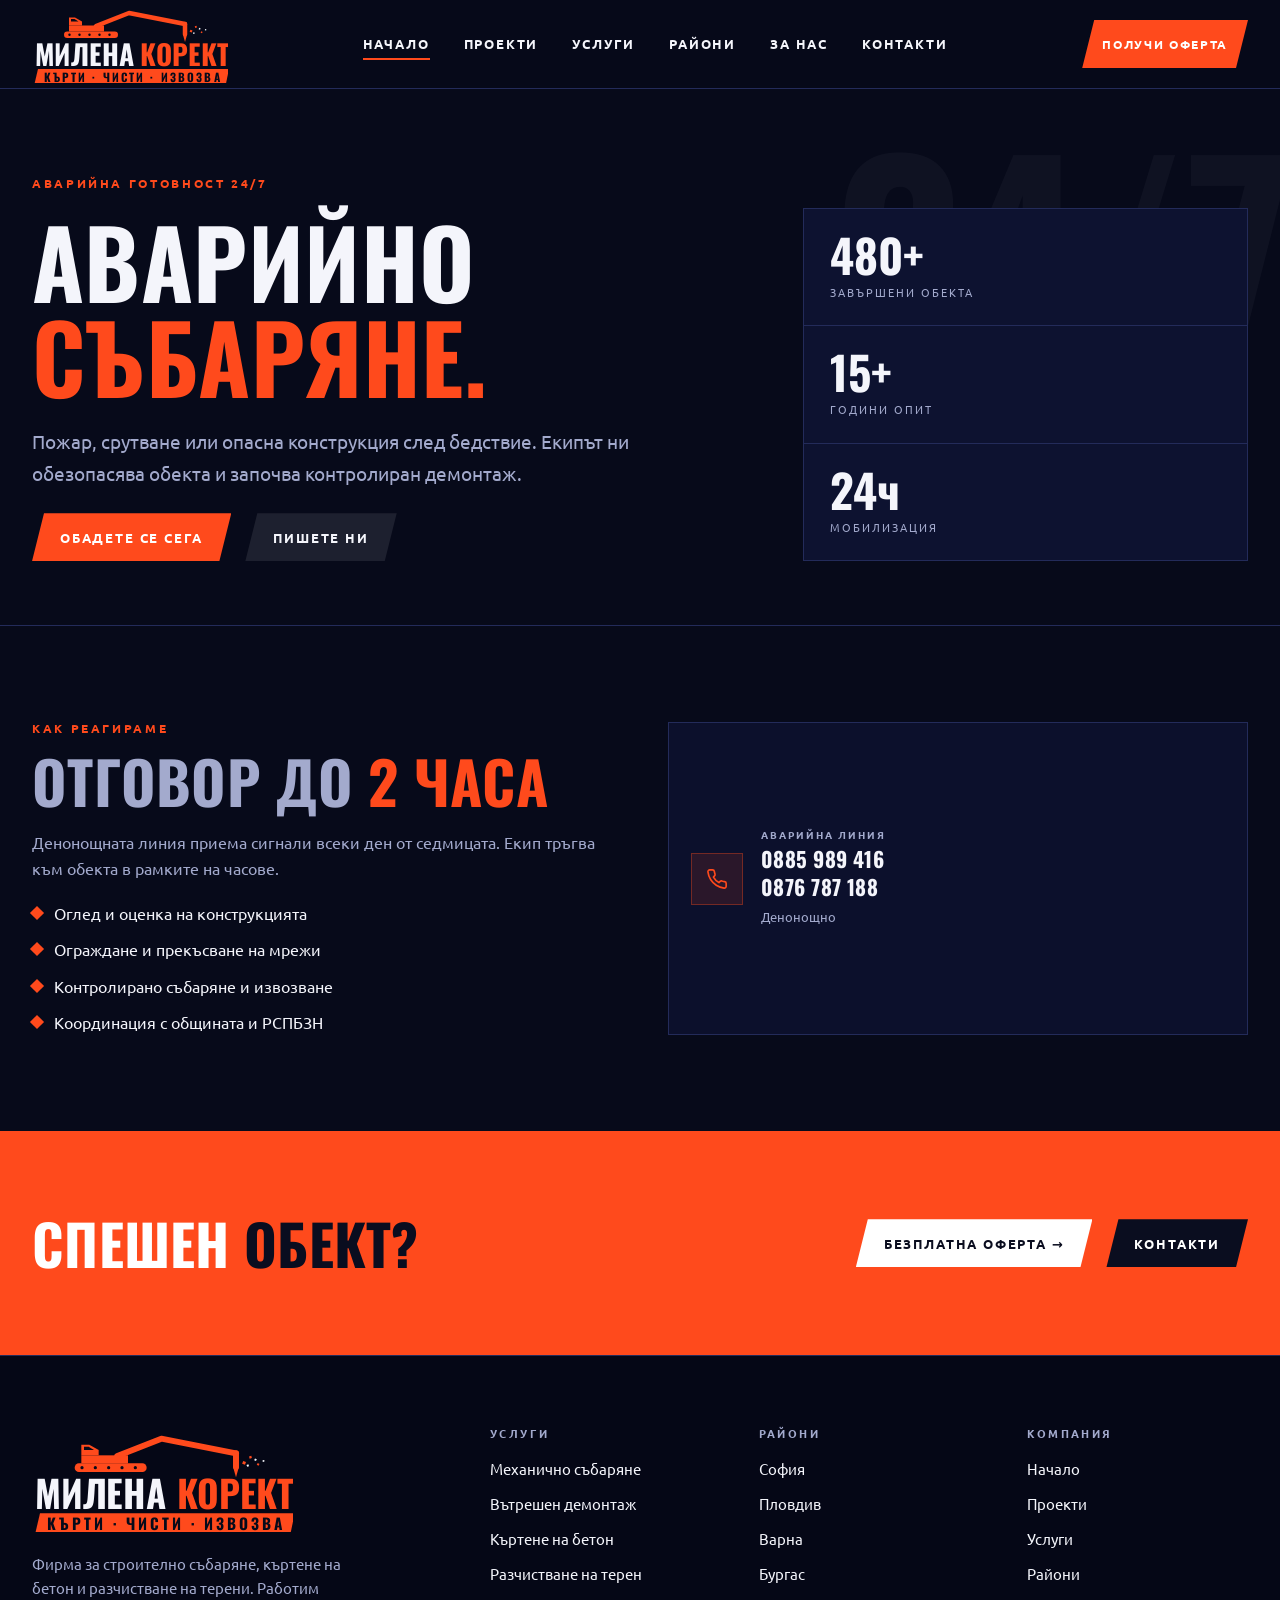
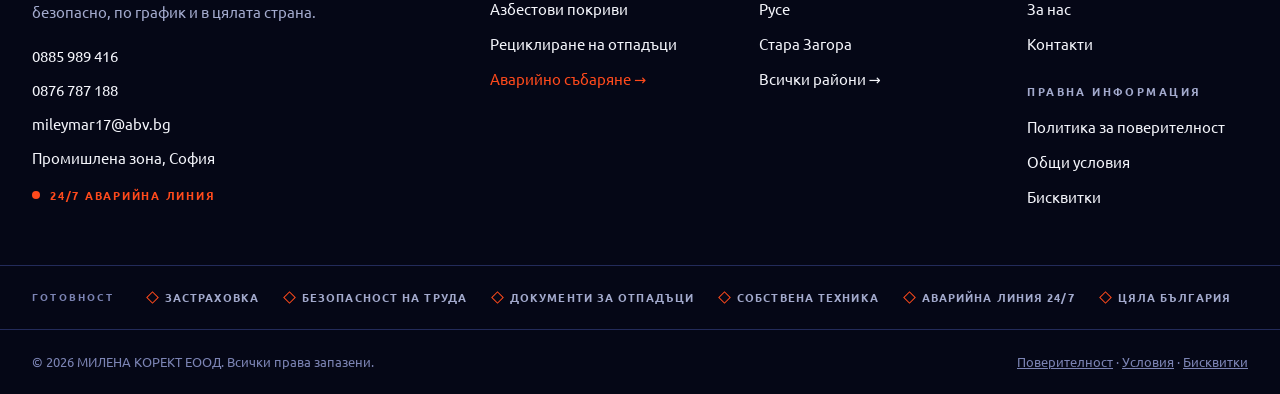
<file: avariyno-sabaryane/index.html>
<!doctype html>
<html lang="bg">
<head>
<meta charset="utf-8">
<meta name="viewport" content="width=device-width, initial-scale=1, viewport-fit=cover">
<title>Аварийно събаряне 24/7 при пожар и срутване | Милена Корект</title>
<meta name="description" content="Аварийно събаряне на опасни конструкции след пожар, срутване или бедствие. Денонощна линия, отговор до 2 часа, контролиран демонтаж в цяла България.">
<meta name="robots" content="index, follow, max-image-preview:large, max-snippet:-1, max-video-preview:-1">
<link rel="canonical" href="https://smashbg.bg/avariyno-sabaryane/">
<link rel="alternate" hreflang="bg" href="https://smashbg.bg/avariyno-sabaryane/">
<link rel="alternate" hreflang="x-default" href="https://smashbg.bg/avariyno-sabaryane/">
<meta name="author" content="МИЛЕНА КОРЕКТ ЕООД">
<meta name="theme-color" content="#070a1a">
<meta name="geo.region" content="BG">
<meta name="geo.placename" content="България">
<meta property="og:type" content="website">
<meta property="og:locale" content="bg_BG">
<meta property="og:site_name" content="Милена Корект">
<meta property="og:title" content="Аварийно събаряне 24/7 при пожар и срутване | Милена Корект">
<meta property="og:description" content="Аварийно събаряне на опасни конструкции след пожар, срутване или бедствие. Денонощна линия, отговор до 2 часа, контролиран демонтаж в цяла България.">
<meta property="og:url" content="https://smashbg.bg/avariyno-sabaryane/">
<meta property="og:image" content="https://smashbg.bg/assets/og-image.jpg">
<meta property="og:image:width" content="1200">
<meta property="og:image:height" content="630">
<meta property="og:image:alt" content="Милена Корект – багер къса бетонна конструкция при събаряне">
<meta name="twitter:card" content="summary_large_image">
<meta name="twitter:title" content="Аварийно събаряне 24/7 при пожар и срутване | Милена Корект">
<meta name="twitter:description" content="Аварийно събаряне на опасни конструкции след пожар, срутване или бедствие. Денонощна линия, отговор до 2 часа, контролиран демонтаж в цяла България.">
<meta name="twitter:image" content="https://smashbg.bg/assets/og-image.jpg">
<meta name="twitter:image:alt" content="Милена Корект – багер къса бетонна конструкция при събаряне">
<link rel="icon" href="../favicon.ico" sizes="any">
<link rel="icon" href="../assets/favicon.svg" type="image/svg+xml">
<link rel="icon" href="../assets/favicon-32.png" type="image/png" sizes="32x32">
<link rel="apple-touch-icon" href="../assets/apple-touch-icon.png">
<link rel="manifest" href="../site.webmanifest">
<link rel="preconnect" href="https://fonts.googleapis.com">
<link rel="preconnect" href="https://fonts.gstatic.com" crossorigin>
<link rel="stylesheet" href="https://fonts.googleapis.com/css2?family=Oswald:wght@500;700&family=Ubuntu:wght@400;500;700&display=swap">
<link rel="stylesheet" href="../css/style.css">
<script type="application/ld+json">{"@context":"https://schema.org","@graph":[{"@type":["LocalBusiness","GeneralContractor"],"@id":"https://smashbg.bg/#business","name":"Милена Корект","legalName":"МИЛЕНА КОРЕКТ ЕООД","url":"https://smashbg.bg/","description":"Милена Корект: строително събаряне, къртене на бетон, вътрешен демонтаж и разчистване на терени в цяла България. Безплатен оглед, аварийна линия 24/7.","image":"https://smashbg.bg/assets/og-image.jpg","logo":{"@type":"ImageObject","url":"https://smashbg.bg/assets/icon-512.png","width":512,"height":512},"telephone":"+359885989416","email":"mileymar17@abv.bg","address":{"@type":"PostalAddress","addressLocality":"София","addressCountry":"BG"},"areaServed":{"@type":"Country","name":"България"},"contactPoint":[{"@type":"ContactPoint","telephone":"+359885989416","email":"mileymar17@abv.bg","contactType":"customer service","areaServed":"BG","availableLanguage":"bg"},{"@type":"ContactPoint","telephone":"+359876787188","email":"mileymar17@abv.bg","contactType":"customer service","areaServed":"BG","availableLanguage":"bg"}],"openingHoursSpecification":[{"@type":"OpeningHoursSpecification","dayOfWeek":["Monday","Tuesday","Wednesday","Thursday","Friday"],"opens":"08:00","closes":"17:00"},{"@type":"OpeningHoursSpecification","dayOfWeek":"Saturday","opens":"09:00","closes":"13:00"}],"knowsAbout":["строително събаряне","къртене на бетон","вътрешен демонтаж","разчистване на терени","демонтаж на азбестови покриви","рециклиране на строителни отпадъци"]},{"@type":"WebSite","@id":"https://smashbg.bg/#website","url":"https://smashbg.bg/","name":"Милена Корект","inLanguage":"bg","publisher":{"@id":"https://smashbg.bg/#business"}},{"@type":"WebPage","@id":"https://smashbg.bg/avariyno-sabaryane/#webpage","url":"https://smashbg.bg/avariyno-sabaryane/","name":"Аварийно събаряне 24/7 при пожар и срутване | Милена Корект","description":"Аварийно събаряне на опасни конструкции след пожар, срутване или бедствие. Денонощна линия, отговор до 2 часа, контролиран демонтаж в цяла България.","inLanguage":"bg","isPartOf":{"@id":"https://smashbg.bg/#website"},"about":{"@id":"https://smashbg.bg/#business"},"primaryImageOfPage":{"@type":"ImageObject","url":"https://smashbg.bg/assets/og-image.jpg","width":1200,"height":630},"breadcrumb":{"@id":"https://smashbg.bg/avariyno-sabaryane/#breadcrumb"}},{"@type":"BreadcrumbList","@id":"https://smashbg.bg/avariyno-sabaryane/#breadcrumb","itemListElement":[{"@type":"ListItem","position":1,"name":"Начало","item":"https://smashbg.bg/"},{"@type":"ListItem","position":2,"name":"Аварийно събаряне","item":"https://smashbg.bg/avariyno-sabaryane/"}]}]}</script>
</head>
<body data-page="emergency">
<svg width="0" height="0" style="position:absolute" aria-hidden="true" focusable="false">
  <defs>
    <symbol id="logo" viewBox="-2 -10 392 156">
<g fill="#ff4a1c">
  <rect x="60" y="33" width="108" height="13" rx="6.5"></rect>
  <path d="M70 21V5h12l14 8v8z"></path>
  <rect x="70" y="21" width="70" height="12"></rect>
</g>
<g fill="#070a1a">
  <path d="M74 8h7l8 5H74z"></path>
  <circle cx="71" cy="39.5" r="2.4"></circle><circle cx="91" cy="39.5" r="2.4"></circle><circle cx="111" cy="39.5" r="2.4"></circle><circle cx="131" cy="39.5" r="2.4"></circle><circle cx="151" cy="39.5" r="2.4"></circle>
</g>
<g fill="none" stroke="#ff4a1c" stroke-width="9" stroke-linecap="round" stroke-linejoin="round">
  <path d="M124 22 L190 -4 L302 18"></path>
  <path d="M302 18 V38"></path>
</g>
<path fill="#ff4a1c" d="M297.5 38h9L302 54z"></path>
<g fill="#ff4a1c"><rect x="312" y="30" width="4.5" height="4.5" transform="rotate(20 314 32)"></rect><rect x="322" y="22" width="3.5" height="3.5" transform="rotate(-15 324 24)"></rect><rect x="334" y="33" width="3" height="3" transform="rotate(30 335 34)"></rect></g>
<g fill="#f4f5fb"><rect x="318" y="35" width="3" height="3" transform="rotate(-20 319 36)"></rect><rect x="330" y="26" width="3" height="3" transform="rotate(25 331 27)"></rect><rect x="342" y="28" width="2.6" height="2.6" transform="rotate(12 343 29)"></rect></g>
<text x="195" y="102" text-anchor="middle" font-family="Oswald, Impact, 'Arial Narrow', sans-serif" font-weight="700" font-size="56" textLength="388" lengthAdjust="spacingAndGlyphs"><tspan fill="#f4f5fb">МИЛЕНА </tspan><tspan fill="#ff4a1c">КОРЕКТ</tspan></text>
<path fill="#ff4a1c" d="M8 108H390 L383 142H0Z"></path>
<text x="195" y="133.5" text-anchor="middle" font-family="Oswald, Impact, 'Arial Narrow', sans-serif" font-weight="700" font-size="23" fill="#070a1a" textLength="352" lengthAdjust="spacing">КЪРТИ  ·  ЧИСТИ  ·  ИЗВОЗВА</text></symbol>
  </defs>
</svg>

<header class="site-h">
  <div class="wrap">
    <a class="brand" href="../" aria-label="Милена Корект – начало">
      <svg class="logo" viewBox="-2 -10 392 156" role="img" aria-label="Милена Корект – кърти, чисти, извозва"><use href="#logo"></use></svg>
    </a>
    <nav class="nav" id="nav" aria-label="Основна навигация">
      <a href="../" data-route="home" aria-current="page">Начало</a>
      <a href="../proekti/" data-route="projects">Проекти</a>
      <a href="../uslugi/" data-route="services">Услуги</a>
      <a href="../rayoni/" data-route="areas">Райони</a>
      <a href="../za-nas/" data-route="about">За нас</a>
      <a href="../kontakti/" data-route="contact">Контакти</a>
      <a class="btn sm nav-cta" href="../kontakti/">Получи оферта</a>
    </nav>
    <div class="h-right">
      <a class="btn sm h-cta" href="../kontakti/">Получи оферта</a>
      <button class="burger" id="burger" aria-label="Меню" aria-expanded="false" aria-controls="nav">
        <svg viewBox="0 0 24 24" fill="none" stroke="currentColor" stroke-width="2" stroke-linecap="round"><path d="M3 6h18M3 12h18M3 18h18"></path></svg>
      </button>
    </div>
  </div>
</header>

<main id="main">
<section class="page" id="p-emergency">
<div class="p-hero" data-ghost="24/7"><div class="wrap"><div class="copy"><span class="eyebrow">Аварийна готовност 24/7</span><h1>Аварийно<br><em>събаряне.</em></h1><p class="lead">Пожар, срутване или опасна конструкция след бедствие. Екипът ни обезопасява обекта и започва контролиран демонтаж.</p><div class="btn-row"><a class="btn" href="tel:+359885989416">Обадете се сега</a><a class="btn ghost" href="../kontakti/">Пишете ни</a></div></div>
<aside class="hero-panel" aria-label="Накратко" style="background:var(--ink-2)"><div><b>480+</b><span>Завършени обекта</span></div><div><b>15+</b><span>Години опит</span></div><div><b>24ч</b><span>Мобилизация</span></div></aside></div></div>
<section class="sec"><div class="wrap g2"><div class="prose"><span class="eyebrow">Как реагираме</span><h2>Отговор до <em>2 часа</em></h2><p>Денонощната линия приема сигнали всеки ден от седмицата. Екип тръгва към обекта в рамките на часове.</p><ul class="ticks"><li>Оглед и оценка на конструкцията</li><li>Ограждане и прекъсване на мрежи</li><li>Контролирано събаряне и извозване</li><li>Координация с общината и РСПБЗН</li></ul></div><div class="c-cards"><div class="c-card"><div class="ico"><svg viewBox="0 0 24 24"><path d="M22 16.9v3a2 2 0 0 1-2.2 2 19.8 19.8 0 0 1-8.6-3.1 19.5 19.5 0 0 1-6-6A19.8 19.8 0 0 1 2.1 4.2 2 2 0 0 1 4.1 2h3a2 2 0 0 1 2 1.7c.1 1 .4 1.9.7 2.8a2 2 0 0 1-.5 2.1L8.1 9.9a16 16 0 0 0 6 6l1.3-1.3a2 2 0 0 1 2.1-.4c.9.3 1.8.6 2.8.7a2 2 0 0 1 1.7 2z"></path></svg></div><div><small>Аварийна линия</small><b><a href="tel:+359885989416">0885 989 416</a><br><a href="tel:+359876787188">0876 787 188</a></b><span>Денонощно</span></div></div></div></div></section>
<div class="cta"><div class="wrap"><h2>Спешен <em>обект?</em></h2><div class="btn-row"><a class="btn light" href="../kontakti/">Безплатна оферта →</a><a class="btn dark" href="../kontakti/">Контакти</a></div></div></div>
</section>
</main>

<footer class="site-f">
  <div class="wrap f-top">
    <div class="f-about">
      <a class="brand" href="../" aria-label="Милена Корект – начало">
        <svg class="logo" viewBox="-2 -10 392 156" role="img" aria-label="Милена Корект – кърти, чисти, извозва"><use href="#logo"></use></svg>
      </a>
      <p>Фирма за строително събаряне, къртене на бетон и разчистване на терени. Работим безопасно, по график и в цялата страна.</p>
      <div class="f-contact"><a href="tel:+359885989416">0885 989 416</a><a href="tel:+359876787188">0876 787 188</a><a href="mailto:mileymar17@abv.bg">mileymar17@abv.bg</a><span>Промишлена зона, София</span></div>
      <span class="live">24/7 аварийна линия</span>
    </div>
    <div class="f-col"><h5>Услуги</h5><ul>
      <li><a href="../uslugi/">Механично събаряне</a></li>
      <li><a href="../uslugi/">Вътрешен демонтаж</a></li>
      <li><a href="../uslugi/">Къртене на бетон</a></li>
      <li><a href="../uslugi/">Разчистване на терен</a></li>
      <li><a href="../azbestovi-pokrivi/">Азбестови покриви</a></li>
      <li><a href="../uslugi/">Рециклиране на отпадъци</a></li>
      <li><a href="../avariyno-sabaryane/" style="color:var(--accent)">Аварийно събаряне →</a></li>
    </ul></div>
    <div class="f-col"><h5>Райони</h5><ul>
      <li><a href="../rayoni/">София</a></li><li><a href="../rayoni/">Пловдив</a></li><li><a href="../rayoni/">Варна</a></li><li><a href="../rayoni/">Бургас</a></li><li><a href="../rayoni/">Русе</a></li><li><a href="../rayoni/">Стара Загора</a></li><li><a href="../rayoni/">Всички райони →</a></li>
    </ul></div>
    <div class="f-col"><h5>Компания</h5><ul>
      <li><a href="../">Начало</a></li>
      <li><a href="../proekti/">Проекти</a></li>
      <li><a href="../uslugi/">Услуги</a></li>
      <li><a href="../rayoni/">Райони</a></li>
      <li><a href="../za-nas/">За нас</a></li>
      <li><a href="../kontakti/">Контакти</a></li>
    </ul>
    <h5 style="margin-top:30px">Правна информация</h5><ul>
      <li><a href="../politika-za-poveritelnost/">Политика за поверителност</a></li><li><a href="../obshti-usloviya/">Общи условия</a></li><li><a href="../biskvitki/">Бисквитки</a></li>
    </ul></div>
  </div>
  <div class="f-acc"><div class="wrap"><small>Готовност</small>
    <span>Застраховка</span><span>Безопасност на труда</span><span>Документи за отпадъци</span><span>Собствена техника</span><span>Аварийна линия 24/7</span><span>Цяла България</span>
  </div></div>
  <div class="f-bot"><div class="wrap"><span>© 2026 МИЛЕНА КОРЕКТ ЕООД. Всички права запазени.</span><span><a href="../politika-za-poveritelnost/">Поверителност</a> · <a href="../obshti-usloviya/">Условия</a> · <a href="../biskvitki/">Бисквитки</a></span></div></div>
</footer>

<script src="../js/main.js" defer></script>
</body>
</html>
</file>
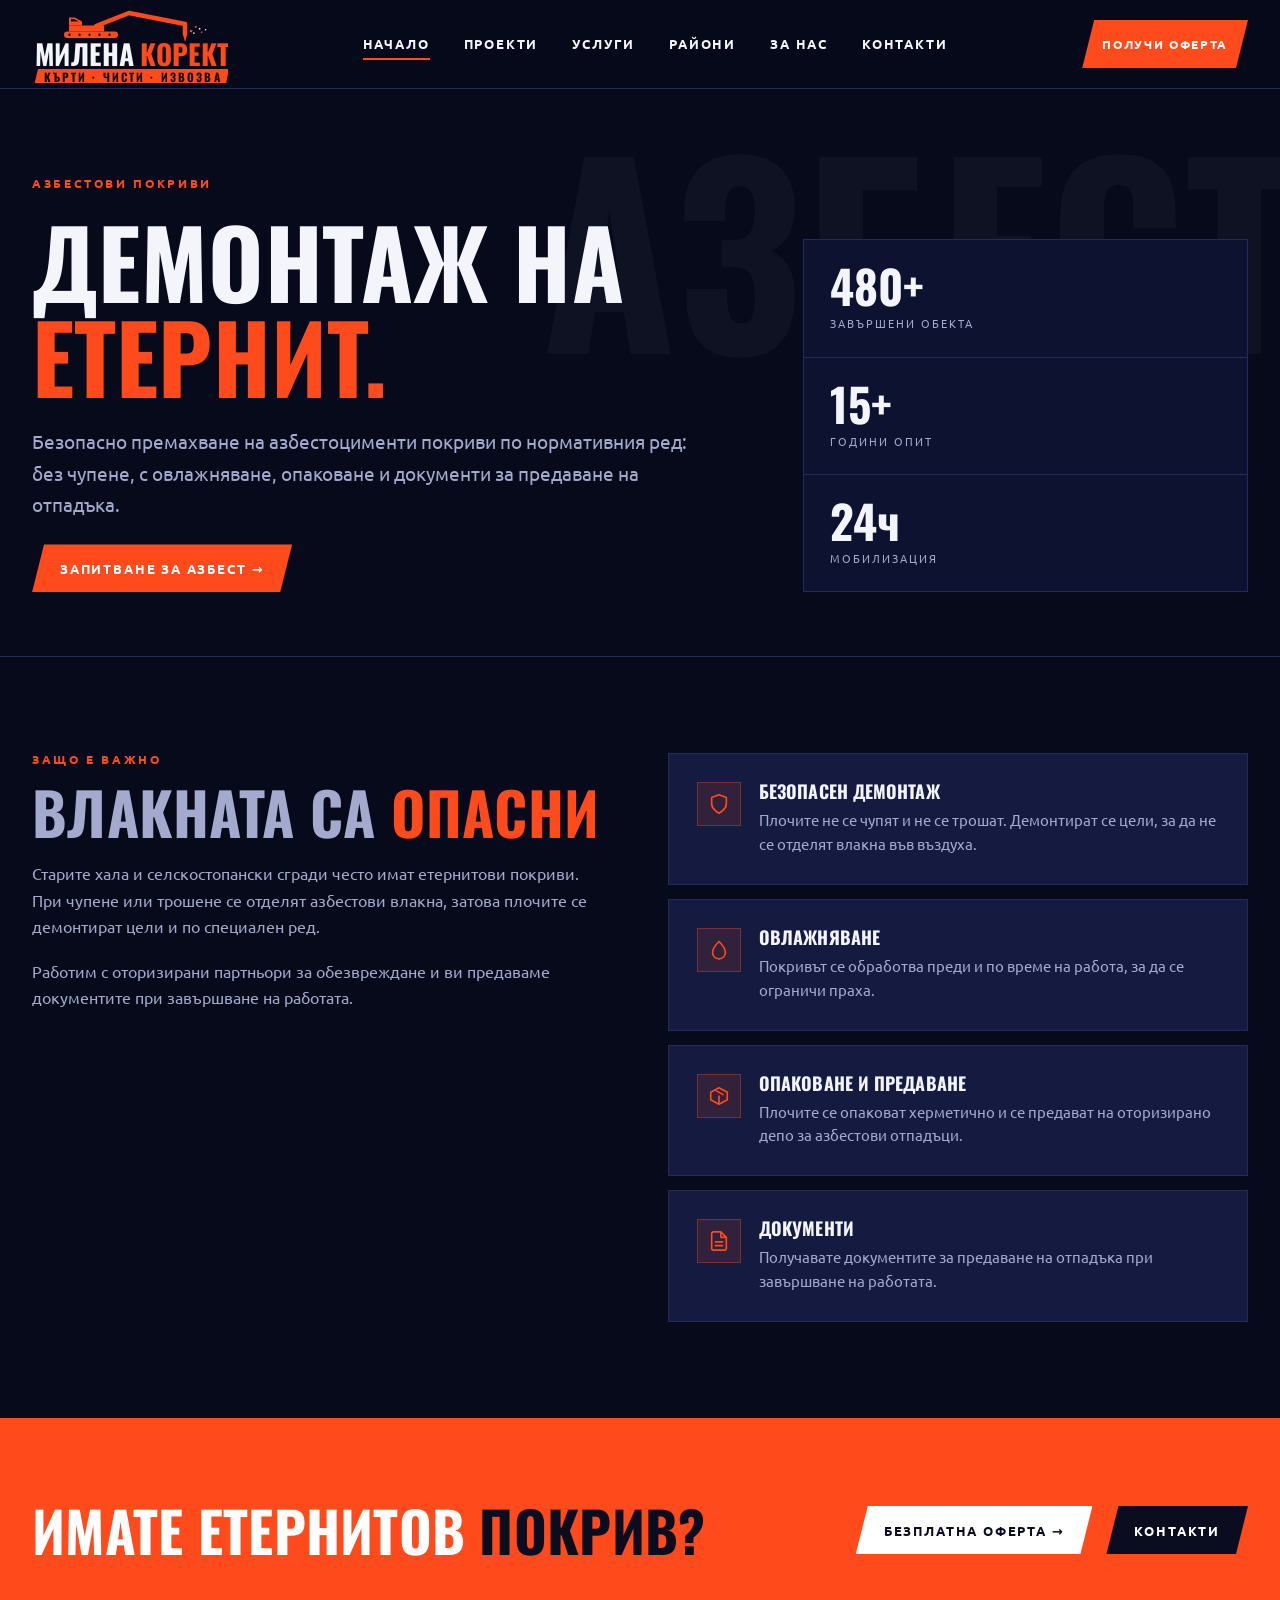
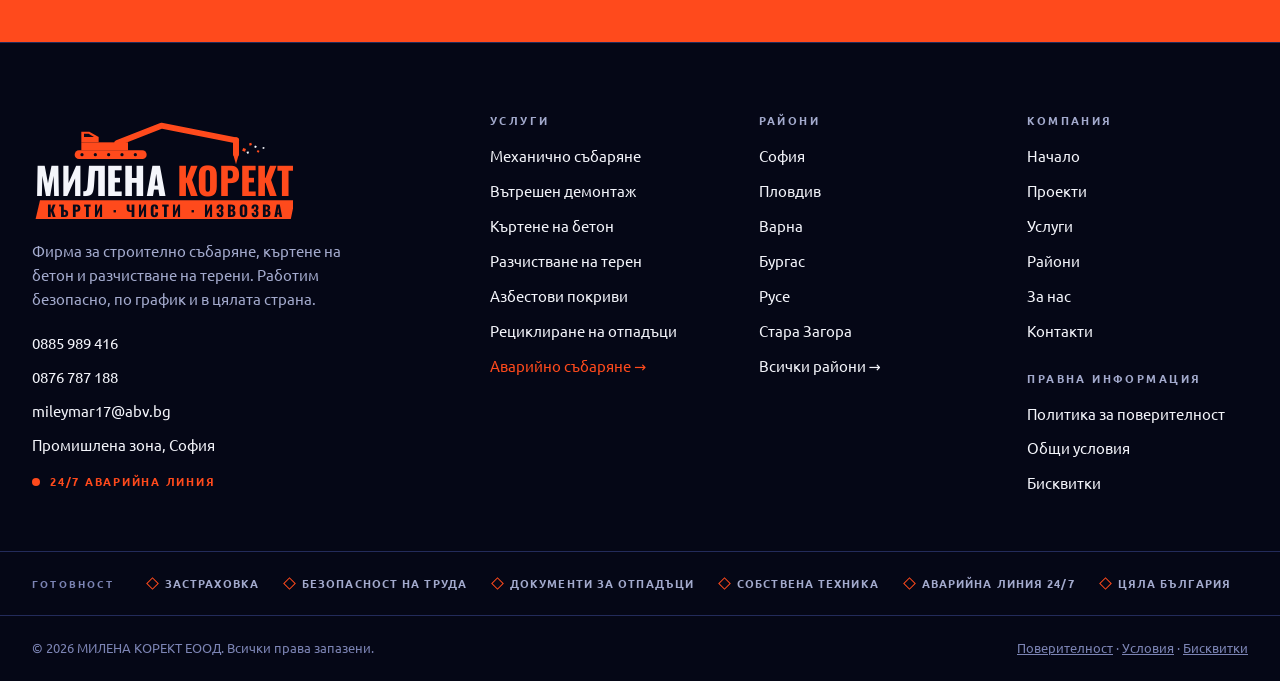
<file: azbestovi-pokrivi/index.html>
<!doctype html>
<html lang="bg">
<head>
<meta charset="utf-8">
<meta name="viewport" content="width=device-width, initial-scale=1, viewport-fit=cover">
<title>Демонтаж на азбестови (етернитови) покриви | Милена Корект</title>
<meta name="description" content="Безопасен демонтаж на азбестоцименти покриви по нормативния ред: без чупене, с овлажняване, опаковане и документи за предаване на отпадъка.">
<meta name="robots" content="index, follow, max-image-preview:large, max-snippet:-1, max-video-preview:-1">
<link rel="canonical" href="https://smashbg.bg/azbestovi-pokrivi/">
<link rel="alternate" hreflang="bg" href="https://smashbg.bg/azbestovi-pokrivi/">
<link rel="alternate" hreflang="x-default" href="https://smashbg.bg/azbestovi-pokrivi/">
<meta name="author" content="МИЛЕНА КОРЕКТ ЕООД">
<meta name="theme-color" content="#070a1a">
<meta name="geo.region" content="BG">
<meta name="geo.placename" content="България">
<meta property="og:type" content="website">
<meta property="og:locale" content="bg_BG">
<meta property="og:site_name" content="Милена Корект">
<meta property="og:title" content="Демонтаж на азбестови (етернитови) покриви | Милена Корект">
<meta property="og:description" content="Безопасен демонтаж на азбестоцименти покриви по нормативния ред: без чупене, с овлажняване, опаковане и документи за предаване на отпадъка.">
<meta property="og:url" content="https://smashbg.bg/azbestovi-pokrivi/">
<meta property="og:image" content="https://smashbg.bg/assets/og-image.jpg">
<meta property="og:image:width" content="1200">
<meta property="og:image:height" content="630">
<meta property="og:image:alt" content="Милена Корект – багер къса бетонна конструкция при събаряне">
<meta name="twitter:card" content="summary_large_image">
<meta name="twitter:title" content="Демонтаж на азбестови (етернитови) покриви | Милена Корект">
<meta name="twitter:description" content="Безопасен демонтаж на азбестоцименти покриви по нормативния ред: без чупене, с овлажняване, опаковане и документи за предаване на отпадъка.">
<meta name="twitter:image" content="https://smashbg.bg/assets/og-image.jpg">
<meta name="twitter:image:alt" content="Милена Корект – багер къса бетонна конструкция при събаряне">
<link rel="icon" href="../favicon.ico" sizes="any">
<link rel="icon" href="../assets/favicon.svg" type="image/svg+xml">
<link rel="icon" href="../assets/favicon-32.png" type="image/png" sizes="32x32">
<link rel="apple-touch-icon" href="../assets/apple-touch-icon.png">
<link rel="manifest" href="../site.webmanifest">
<link rel="preconnect" href="https://fonts.googleapis.com">
<link rel="preconnect" href="https://fonts.gstatic.com" crossorigin>
<link rel="stylesheet" href="https://fonts.googleapis.com/css2?family=Oswald:wght@500;700&family=Ubuntu:wght@400;500;700&display=swap">
<link rel="stylesheet" href="../css/style.css">
<script type="application/ld+json">{"@context":"https://schema.org","@graph":[{"@type":["LocalBusiness","GeneralContractor"],"@id":"https://smashbg.bg/#business","name":"Милена Корект","legalName":"МИЛЕНА КОРЕКТ ЕООД","url":"https://smashbg.bg/","description":"Милена Корект: строително събаряне, къртене на бетон, вътрешен демонтаж и разчистване на терени в цяла България. Безплатен оглед, аварийна линия 24/7.","image":"https://smashbg.bg/assets/og-image.jpg","logo":{"@type":"ImageObject","url":"https://smashbg.bg/assets/icon-512.png","width":512,"height":512},"telephone":"+359885989416","email":"mileymar17@abv.bg","address":{"@type":"PostalAddress","addressLocality":"София","addressCountry":"BG"},"areaServed":{"@type":"Country","name":"България"},"contactPoint":[{"@type":"ContactPoint","telephone":"+359885989416","email":"mileymar17@abv.bg","contactType":"customer service","areaServed":"BG","availableLanguage":"bg"},{"@type":"ContactPoint","telephone":"+359876787188","email":"mileymar17@abv.bg","contactType":"customer service","areaServed":"BG","availableLanguage":"bg"}],"openingHoursSpecification":[{"@type":"OpeningHoursSpecification","dayOfWeek":["Monday","Tuesday","Wednesday","Thursday","Friday"],"opens":"08:00","closes":"17:00"},{"@type":"OpeningHoursSpecification","dayOfWeek":"Saturday","opens":"09:00","closes":"13:00"}],"knowsAbout":["строително събаряне","къртене на бетон","вътрешен демонтаж","разчистване на терени","демонтаж на азбестови покриви","рециклиране на строителни отпадъци"]},{"@type":"WebSite","@id":"https://smashbg.bg/#website","url":"https://smashbg.bg/","name":"Милена Корект","inLanguage":"bg","publisher":{"@id":"https://smashbg.bg/#business"}},{"@type":"WebPage","@id":"https://smashbg.bg/azbestovi-pokrivi/#webpage","url":"https://smashbg.bg/azbestovi-pokrivi/","name":"Демонтаж на азбестови (етернитови) покриви | Милена Корект","description":"Безопасен демонтаж на азбестоцименти покриви по нормативния ред: без чупене, с овлажняване, опаковане и документи за предаване на отпадъка.","inLanguage":"bg","isPartOf":{"@id":"https://smashbg.bg/#website"},"about":{"@id":"https://smashbg.bg/#business"},"primaryImageOfPage":{"@type":"ImageObject","url":"https://smashbg.bg/assets/og-image.jpg","width":1200,"height":630},"breadcrumb":{"@id":"https://smashbg.bg/azbestovi-pokrivi/#breadcrumb"}},{"@type":"BreadcrumbList","@id":"https://smashbg.bg/azbestovi-pokrivi/#breadcrumb","itemListElement":[{"@type":"ListItem","position":1,"name":"Начало","item":"https://smashbg.bg/"},{"@type":"ListItem","position":2,"name":"Азбестови покриви","item":"https://smashbg.bg/azbestovi-pokrivi/"}]}]}</script>
</head>
<body data-page="asbestos">
<svg width="0" height="0" style="position:absolute" aria-hidden="true" focusable="false">
  <defs>
    <symbol id="logo" viewBox="-2 -10 392 156">
<g fill="#ff4a1c">
  <rect x="60" y="33" width="108" height="13" rx="6.5"></rect>
  <path d="M70 21V5h12l14 8v8z"></path>
  <rect x="70" y="21" width="70" height="12"></rect>
</g>
<g fill="#070a1a">
  <path d="M74 8h7l8 5H74z"></path>
  <circle cx="71" cy="39.5" r="2.4"></circle><circle cx="91" cy="39.5" r="2.4"></circle><circle cx="111" cy="39.5" r="2.4"></circle><circle cx="131" cy="39.5" r="2.4"></circle><circle cx="151" cy="39.5" r="2.4"></circle>
</g>
<g fill="none" stroke="#ff4a1c" stroke-width="9" stroke-linecap="round" stroke-linejoin="round">
  <path d="M124 22 L190 -4 L302 18"></path>
  <path d="M302 18 V38"></path>
</g>
<path fill="#ff4a1c" d="M297.5 38h9L302 54z"></path>
<g fill="#ff4a1c"><rect x="312" y="30" width="4.5" height="4.5" transform="rotate(20 314 32)"></rect><rect x="322" y="22" width="3.5" height="3.5" transform="rotate(-15 324 24)"></rect><rect x="334" y="33" width="3" height="3" transform="rotate(30 335 34)"></rect></g>
<g fill="#f4f5fb"><rect x="318" y="35" width="3" height="3" transform="rotate(-20 319 36)"></rect><rect x="330" y="26" width="3" height="3" transform="rotate(25 331 27)"></rect><rect x="342" y="28" width="2.6" height="2.6" transform="rotate(12 343 29)"></rect></g>
<text x="195" y="102" text-anchor="middle" font-family="Oswald, Impact, 'Arial Narrow', sans-serif" font-weight="700" font-size="56" textLength="388" lengthAdjust="spacingAndGlyphs"><tspan fill="#f4f5fb">МИЛЕНА </tspan><tspan fill="#ff4a1c">КОРЕКТ</tspan></text>
<path fill="#ff4a1c" d="M8 108H390 L383 142H0Z"></path>
<text x="195" y="133.5" text-anchor="middle" font-family="Oswald, Impact, 'Arial Narrow', sans-serif" font-weight="700" font-size="23" fill="#070a1a" textLength="352" lengthAdjust="spacing">КЪРТИ  ·  ЧИСТИ  ·  ИЗВОЗВА</text></symbol>
  </defs>
</svg>

<header class="site-h">
  <div class="wrap">
    <a class="brand" href="../" aria-label="Милена Корект – начало">
      <svg class="logo" viewBox="-2 -10 392 156" role="img" aria-label="Милена Корект – кърти, чисти, извозва"><use href="#logo"></use></svg>
    </a>
    <nav class="nav" id="nav" aria-label="Основна навигация">
      <a href="../" data-route="home" aria-current="page">Начало</a>
      <a href="../proekti/" data-route="projects">Проекти</a>
      <a href="../uslugi/" data-route="services">Услуги</a>
      <a href="../rayoni/" data-route="areas">Райони</a>
      <a href="../za-nas/" data-route="about">За нас</a>
      <a href="../kontakti/" data-route="contact">Контакти</a>
      <a class="btn sm nav-cta" href="../kontakti/">Получи оферта</a>
    </nav>
    <div class="h-right">
      <a class="btn sm h-cta" href="../kontakti/">Получи оферта</a>
      <button class="burger" id="burger" aria-label="Меню" aria-expanded="false" aria-controls="nav">
        <svg viewBox="0 0 24 24" fill="none" stroke="currentColor" stroke-width="2" stroke-linecap="round"><path d="M3 6h18M3 12h18M3 18h18"></path></svg>
      </button>
    </div>
  </div>
</header>

<main id="main">
<section class="page" id="p-asbestos">
<div class="p-hero" data-ghost="Азбест"><div class="wrap"><div class="copy"><span class="eyebrow">Азбестови покриви</span><h1>Демонтаж на<br><em>етернит.</em></h1><p class="lead">Безопасно премахване на азбестоцименти покриви по нормативния ред: без чупене, с овлажняване, опаковане и документи за предаване на отпадъка.</p><div class="btn-row"><a class="btn" href="../kontakti/">Запитване за азбест →</a></div></div>
<aside class="hero-panel" aria-label="Накратко" style="background:var(--ink-2)"><div><b>480+</b><span>Завършени обекта</span></div><div><b>15+</b><span>Години опит</span></div><div><b>24ч</b><span>Мобилизация</span></div></aside></div></div>
<section class="sec"><div class="wrap g2" style="align-items:start"><div class="prose"><span class="eyebrow">Защо е важно</span><h2>Влакната са <em>опасни</em></h2><p>Старите хала и селскостопански сгради често имат етернитови покриви. При чупене или трошене се отделят азбестови влакна, затова плочите се демонтират цели и по специален ред.</p><p>Работим с оторизирани партньори за обезвреждане и ви предаваме документите при завършване на работата.</p></div><div class="asb-list" id="asb2"><div class="card"><span class="ico"><svg viewBox="0 0 24 24" aria-hidden="true"><path d="M12 22s8-4 8-10V5l-8-3-8 3v7c0 6 8 10 8 10z"></path></svg></span><h3>Безопасен демонтаж</h3><p>Плочите не се чупят и не се трошат. Демонтират се цели, за да не се отделят влакна във въздуха.</p></div><div class="card"><span class="ico"><svg viewBox="0 0 24 24" aria-hidden="true"><path d="M12 2.7s7 7 7 12a7 7 0 0 1-14 0c0-5 7-12 7-12z"></path></svg></span><h3>Овлажняване</h3><p>Покривът се обработва преди и по време на работа, за да се ограничи праха.</p></div><div class="card"><span class="ico"><svg viewBox="0 0 24 24" aria-hidden="true"><path d="M21 16V8l-9-5-9 5v8l9 5zM7.5 5.5l9 5M12 12v9"></path></svg></span><h3>Опаковане и предаване</h3><p>Плочите се опаковат херметично и се предават на оторизирано депо за азбестови отпадъци.</p></div><div class="card"><span class="ico"><svg viewBox="0 0 24 24" aria-hidden="true"><path d="M14 2H6a2 2 0 0 0-2 2v16a2 2 0 0 0 2 2h12a2 2 0 0 0 2-2V8zM14 2v6h6M8 13h8M8 17h8"></path></svg></span><h3>Документи</h3><p>Получавате документите за предаване на отпадъка при завършване на работата.</p></div></div></div></section>
<div class="cta"><div class="wrap"><h2>Имате етернитов <em>покрив?</em></h2><div class="btn-row"><a class="btn light" href="../kontakti/">Безплатна оферта →</a><a class="btn dark" href="../kontakti/">Контакти</a></div></div></div>
</section>
</main>

<footer class="site-f">
  <div class="wrap f-top">
    <div class="f-about">
      <a class="brand" href="../" aria-label="Милена Корект – начало">
        <svg class="logo" viewBox="-2 -10 392 156" role="img" aria-label="Милена Корект – кърти, чисти, извозва"><use href="#logo"></use></svg>
      </a>
      <p>Фирма за строително събаряне, къртене на бетон и разчистване на терени. Работим безопасно, по график и в цялата страна.</p>
      <div class="f-contact"><a href="tel:+359885989416">0885 989 416</a><a href="tel:+359876787188">0876 787 188</a><a href="mailto:mileymar17@abv.bg">mileymar17@abv.bg</a><span>Промишлена зона, София</span></div>
      <span class="live">24/7 аварийна линия</span>
    </div>
    <div class="f-col"><h5>Услуги</h5><ul>
      <li><a href="../uslugi/">Механично събаряне</a></li>
      <li><a href="../uslugi/">Вътрешен демонтаж</a></li>
      <li><a href="../uslugi/">Къртене на бетон</a></li>
      <li><a href="../uslugi/">Разчистване на терен</a></li>
      <li><a href="../azbestovi-pokrivi/">Азбестови покриви</a></li>
      <li><a href="../uslugi/">Рециклиране на отпадъци</a></li>
      <li><a href="../avariyno-sabaryane/" style="color:var(--accent)">Аварийно събаряне →</a></li>
    </ul></div>
    <div class="f-col"><h5>Райони</h5><ul>
      <li><a href="../rayoni/">София</a></li><li><a href="../rayoni/">Пловдив</a></li><li><a href="../rayoni/">Варна</a></li><li><a href="../rayoni/">Бургас</a></li><li><a href="../rayoni/">Русе</a></li><li><a href="../rayoni/">Стара Загора</a></li><li><a href="../rayoni/">Всички райони →</a></li>
    </ul></div>
    <div class="f-col"><h5>Компания</h5><ul>
      <li><a href="../">Начало</a></li>
      <li><a href="../proekti/">Проекти</a></li>
      <li><a href="../uslugi/">Услуги</a></li>
      <li><a href="../rayoni/">Райони</a></li>
      <li><a href="../za-nas/">За нас</a></li>
      <li><a href="../kontakti/">Контакти</a></li>
    </ul>
    <h5 style="margin-top:30px">Правна информация</h5><ul>
      <li><a href="../politika-za-poveritelnost/">Политика за поверителност</a></li><li><a href="../obshti-usloviya/">Общи условия</a></li><li><a href="../biskvitki/">Бисквитки</a></li>
    </ul></div>
  </div>
  <div class="f-acc"><div class="wrap"><small>Готовност</small>
    <span>Застраховка</span><span>Безопасност на труда</span><span>Документи за отпадъци</span><span>Собствена техника</span><span>Аварийна линия 24/7</span><span>Цяла България</span>
  </div></div>
  <div class="f-bot"><div class="wrap"><span>© 2026 МИЛЕНА КОРЕКТ ЕООД. Всички права запазени.</span><span><a href="../politika-za-poveritelnost/">Поверителност</a> · <a href="../obshti-usloviya/">Условия</a> · <a href="../biskvitki/">Бисквитки</a></span></div></div>
</footer>

<script src="../js/main.js" defer></script>
</body>
</html>
</file>
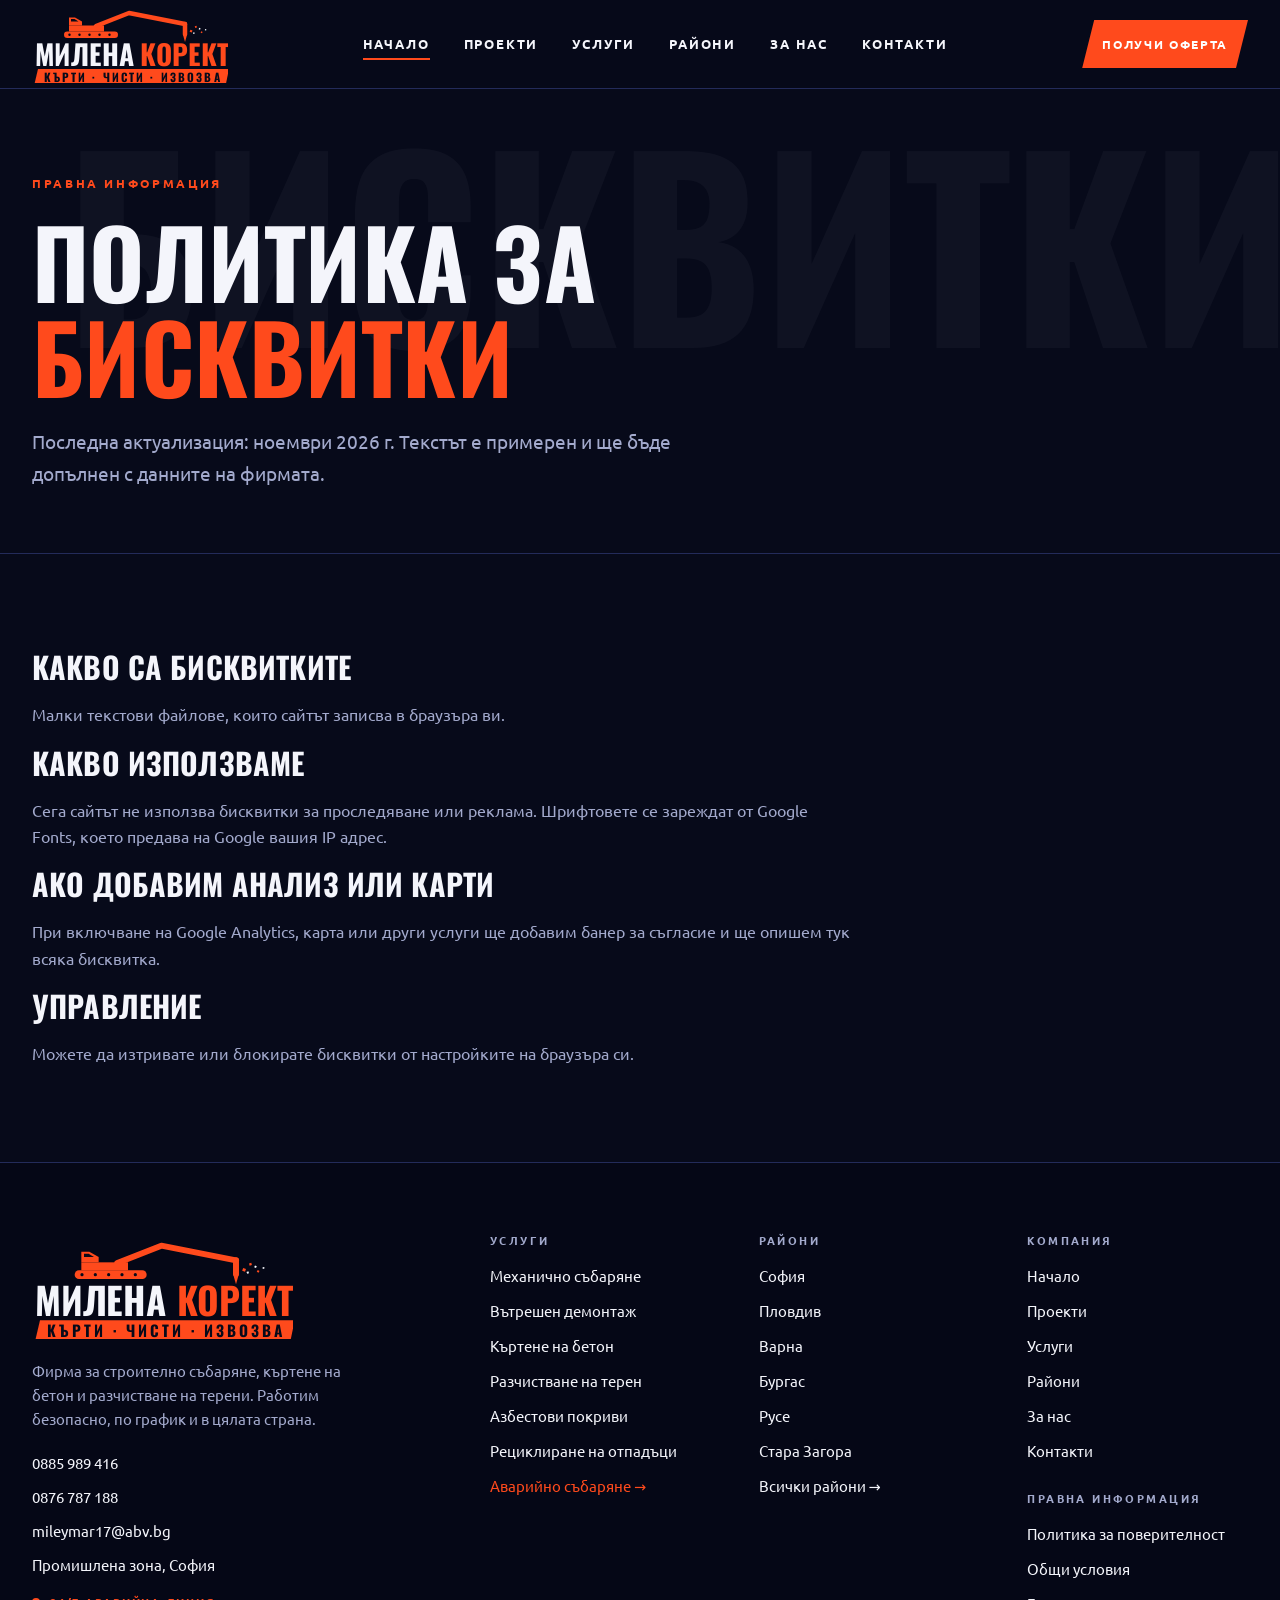
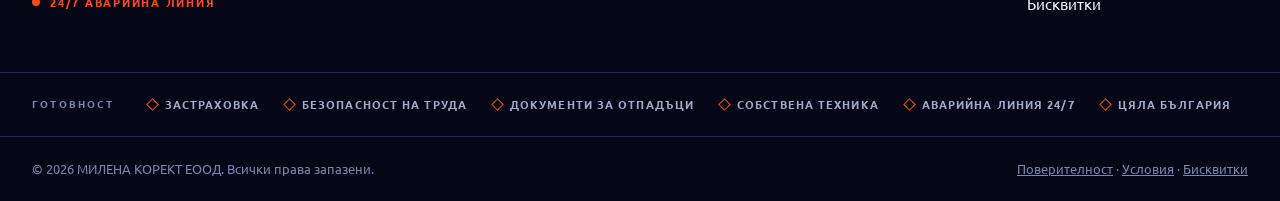
<file: biskvitki/index.html>
<!doctype html>
<html lang="bg">
<head>
<meta charset="utf-8">
<meta name="viewport" content="width=device-width, initial-scale=1, viewport-fit=cover">
<title>Политика за бисквитки | Милена Корект</title>
<meta name="description" content="Информация за бисквитките и външните услуги, използвани от сайта на Милена Корект, и как да ги управлявате.">
<meta name="robots" content="index, follow, max-image-preview:large, max-snippet:-1, max-video-preview:-1">
<link rel="canonical" href="https://smashbg.bg/biskvitki/">
<link rel="alternate" hreflang="bg" href="https://smashbg.bg/biskvitki/">
<link rel="alternate" hreflang="x-default" href="https://smashbg.bg/biskvitki/">
<meta name="author" content="МИЛЕНА КОРЕКТ ЕООД">
<meta name="theme-color" content="#070a1a">
<meta name="geo.region" content="BG">
<meta name="geo.placename" content="България">
<meta property="og:type" content="website">
<meta property="og:locale" content="bg_BG">
<meta property="og:site_name" content="Милена Корект">
<meta property="og:title" content="Политика за бисквитки | Милена Корект">
<meta property="og:description" content="Информация за бисквитките и външните услуги, използвани от сайта на Милена Корект, и как да ги управлявате.">
<meta property="og:url" content="https://smashbg.bg/biskvitki/">
<meta property="og:image" content="https://smashbg.bg/assets/og-image.jpg">
<meta property="og:image:width" content="1200">
<meta property="og:image:height" content="630">
<meta property="og:image:alt" content="Милена Корект – багер къса бетонна конструкция при събаряне">
<meta name="twitter:card" content="summary_large_image">
<meta name="twitter:title" content="Политика за бисквитки | Милена Корект">
<meta name="twitter:description" content="Информация за бисквитките и външните услуги, използвани от сайта на Милена Корект, и как да ги управлявате.">
<meta name="twitter:image" content="https://smashbg.bg/assets/og-image.jpg">
<meta name="twitter:image:alt" content="Милена Корект – багер къса бетонна конструкция при събаряне">
<link rel="icon" href="../favicon.ico" sizes="any">
<link rel="icon" href="../assets/favicon.svg" type="image/svg+xml">
<link rel="icon" href="../assets/favicon-32.png" type="image/png" sizes="32x32">
<link rel="apple-touch-icon" href="../assets/apple-touch-icon.png">
<link rel="manifest" href="../site.webmanifest">
<link rel="preconnect" href="https://fonts.googleapis.com">
<link rel="preconnect" href="https://fonts.gstatic.com" crossorigin>
<link rel="stylesheet" href="https://fonts.googleapis.com/css2?family=Oswald:wght@500;700&family=Ubuntu:wght@400;500;700&display=swap">
<link rel="stylesheet" href="../css/style.css">
<script type="application/ld+json">{"@context":"https://schema.org","@graph":[{"@type":["LocalBusiness","GeneralContractor"],"@id":"https://smashbg.bg/#business","name":"Милена Корект","legalName":"МИЛЕНА КОРЕКТ ЕООД","url":"https://smashbg.bg/","description":"Милена Корект: строително събаряне, къртене на бетон, вътрешен демонтаж и разчистване на терени в цяла България. Безплатен оглед, аварийна линия 24/7.","image":"https://smashbg.bg/assets/og-image.jpg","logo":{"@type":"ImageObject","url":"https://smashbg.bg/assets/icon-512.png","width":512,"height":512},"telephone":"+359885989416","email":"mileymar17@abv.bg","address":{"@type":"PostalAddress","addressLocality":"София","addressCountry":"BG"},"areaServed":{"@type":"Country","name":"България"},"contactPoint":[{"@type":"ContactPoint","telephone":"+359885989416","email":"mileymar17@abv.bg","contactType":"customer service","areaServed":"BG","availableLanguage":"bg"},{"@type":"ContactPoint","telephone":"+359876787188","email":"mileymar17@abv.bg","contactType":"customer service","areaServed":"BG","availableLanguage":"bg"}],"openingHoursSpecification":[{"@type":"OpeningHoursSpecification","dayOfWeek":["Monday","Tuesday","Wednesday","Thursday","Friday"],"opens":"08:00","closes":"17:00"},{"@type":"OpeningHoursSpecification","dayOfWeek":"Saturday","opens":"09:00","closes":"13:00"}],"knowsAbout":["строително събаряне","къртене на бетон","вътрешен демонтаж","разчистване на терени","демонтаж на азбестови покриви","рециклиране на строителни отпадъци"]},{"@type":"WebSite","@id":"https://smashbg.bg/#website","url":"https://smashbg.bg/","name":"Милена Корект","inLanguage":"bg","publisher":{"@id":"https://smashbg.bg/#business"}},{"@type":"WebPage","@id":"https://smashbg.bg/biskvitki/#webpage","url":"https://smashbg.bg/biskvitki/","name":"Политика за бисквитки | Милена Корект","description":"Информация за бисквитките и външните услуги, използвани от сайта на Милена Корект, и как да ги управлявате.","inLanguage":"bg","isPartOf":{"@id":"https://smashbg.bg/#website"},"about":{"@id":"https://smashbg.bg/#business"},"primaryImageOfPage":{"@type":"ImageObject","url":"https://smashbg.bg/assets/og-image.jpg","width":1200,"height":630},"breadcrumb":{"@id":"https://smashbg.bg/biskvitki/#breadcrumb"}},{"@type":"BreadcrumbList","@id":"https://smashbg.bg/biskvitki/#breadcrumb","itemListElement":[{"@type":"ListItem","position":1,"name":"Начало","item":"https://smashbg.bg/"},{"@type":"ListItem","position":2,"name":"Бисквитки","item":"https://smashbg.bg/biskvitki/"}]}]}</script>
</head>
<body data-page="cookies">
<svg width="0" height="0" style="position:absolute" aria-hidden="true" focusable="false">
  <defs>
    <symbol id="logo" viewBox="-2 -10 392 156">
<g fill="#ff4a1c">
  <rect x="60" y="33" width="108" height="13" rx="6.5"></rect>
  <path d="M70 21V5h12l14 8v8z"></path>
  <rect x="70" y="21" width="70" height="12"></rect>
</g>
<g fill="#070a1a">
  <path d="M74 8h7l8 5H74z"></path>
  <circle cx="71" cy="39.5" r="2.4"></circle><circle cx="91" cy="39.5" r="2.4"></circle><circle cx="111" cy="39.5" r="2.4"></circle><circle cx="131" cy="39.5" r="2.4"></circle><circle cx="151" cy="39.5" r="2.4"></circle>
</g>
<g fill="none" stroke="#ff4a1c" stroke-width="9" stroke-linecap="round" stroke-linejoin="round">
  <path d="M124 22 L190 -4 L302 18"></path>
  <path d="M302 18 V38"></path>
</g>
<path fill="#ff4a1c" d="M297.5 38h9L302 54z"></path>
<g fill="#ff4a1c"><rect x="312" y="30" width="4.5" height="4.5" transform="rotate(20 314 32)"></rect><rect x="322" y="22" width="3.5" height="3.5" transform="rotate(-15 324 24)"></rect><rect x="334" y="33" width="3" height="3" transform="rotate(30 335 34)"></rect></g>
<g fill="#f4f5fb"><rect x="318" y="35" width="3" height="3" transform="rotate(-20 319 36)"></rect><rect x="330" y="26" width="3" height="3" transform="rotate(25 331 27)"></rect><rect x="342" y="28" width="2.6" height="2.6" transform="rotate(12 343 29)"></rect></g>
<text x="195" y="102" text-anchor="middle" font-family="Oswald, Impact, 'Arial Narrow', sans-serif" font-weight="700" font-size="56" textLength="388" lengthAdjust="spacingAndGlyphs"><tspan fill="#f4f5fb">МИЛЕНА </tspan><tspan fill="#ff4a1c">КОРЕКТ</tspan></text>
<path fill="#ff4a1c" d="M8 108H390 L383 142H0Z"></path>
<text x="195" y="133.5" text-anchor="middle" font-family="Oswald, Impact, 'Arial Narrow', sans-serif" font-weight="700" font-size="23" fill="#070a1a" textLength="352" lengthAdjust="spacing">КЪРТИ  ·  ЧИСТИ  ·  ИЗВОЗВА</text></symbol>
  </defs>
</svg>

<header class="site-h">
  <div class="wrap">
    <a class="brand" href="../" aria-label="Милена Корект – начало">
      <svg class="logo" viewBox="-2 -10 392 156" role="img" aria-label="Милена Корект – кърти, чисти, извозва"><use href="#logo"></use></svg>
    </a>
    <nav class="nav" id="nav" aria-label="Основна навигация">
      <a href="../" data-route="home" aria-current="page">Начало</a>
      <a href="../proekti/" data-route="projects">Проекти</a>
      <a href="../uslugi/" data-route="services">Услуги</a>
      <a href="../rayoni/" data-route="areas">Райони</a>
      <a href="../za-nas/" data-route="about">За нас</a>
      <a href="../kontakti/" data-route="contact">Контакти</a>
      <a class="btn sm nav-cta" href="../kontakti/">Получи оферта</a>
    </nav>
    <div class="h-right">
      <a class="btn sm h-cta" href="../kontakti/">Получи оферта</a>
      <button class="burger" id="burger" aria-label="Меню" aria-expanded="false" aria-controls="nav">
        <svg viewBox="0 0 24 24" fill="none" stroke="currentColor" stroke-width="2" stroke-linecap="round"><path d="M3 6h18M3 12h18M3 18h18"></path></svg>
      </button>
    </div>
  </div>
</header>

<main id="main">
<section class="page" id="p-cookies"><div class="p-hero" data-ghost="Бисквитки"><div class="wrap" style="grid-template-columns:1fr"><div class="copy"><span class="eyebrow">Правна информация</span><h1>Политика за<br><em>бисквитки</em></h1><p class="lead">Последна актуализация: ноември 2026 г. Текстът е примерен и ще бъде допълнен с данните на фирмата.</p></div></div></div>
<section class="sec"><div class="wrap"><div class="prose" style="max-width:820px"><h3>Какво са бисквитките</h3><p>Малки текстови файлове, които сайтът записва в браузъра ви.</p>
<h3>Какво използваме</h3><p>Сега сайтът не използва бисквитки за проследяване или реклама. Шрифтовете се зареждат от Google Fonts, което предава на Google вашия IP адрес.</p>
<h3>Ако добавим анализ или карти</h3><p>При включване на Google Analytics, карта или други услуги ще добавим банер за съгласие и ще опишем тук всяка бисквитка.</p>
<h3>Управление</h3><p>Можете да изтривате или блокирате бисквитки от настройките на браузъра си.</p></div></div></section></section>
</main>

<footer class="site-f">
  <div class="wrap f-top">
    <div class="f-about">
      <a class="brand" href="../" aria-label="Милена Корект – начало">
        <svg class="logo" viewBox="-2 -10 392 156" role="img" aria-label="Милена Корект – кърти, чисти, извозва"><use href="#logo"></use></svg>
      </a>
      <p>Фирма за строително събаряне, къртене на бетон и разчистване на терени. Работим безопасно, по график и в цялата страна.</p>
      <div class="f-contact"><a href="tel:+359885989416">0885 989 416</a><a href="tel:+359876787188">0876 787 188</a><a href="mailto:mileymar17@abv.bg">mileymar17@abv.bg</a><span>Промишлена зона, София</span></div>
      <span class="live">24/7 аварийна линия</span>
    </div>
    <div class="f-col"><h5>Услуги</h5><ul>
      <li><a href="../uslugi/">Механично събаряне</a></li>
      <li><a href="../uslugi/">Вътрешен демонтаж</a></li>
      <li><a href="../uslugi/">Къртене на бетон</a></li>
      <li><a href="../uslugi/">Разчистване на терен</a></li>
      <li><a href="../azbestovi-pokrivi/">Азбестови покриви</a></li>
      <li><a href="../uslugi/">Рециклиране на отпадъци</a></li>
      <li><a href="../avariyno-sabaryane/" style="color:var(--accent)">Аварийно събаряне →</a></li>
    </ul></div>
    <div class="f-col"><h5>Райони</h5><ul>
      <li><a href="../rayoni/">София</a></li><li><a href="../rayoni/">Пловдив</a></li><li><a href="../rayoni/">Варна</a></li><li><a href="../rayoni/">Бургас</a></li><li><a href="../rayoni/">Русе</a></li><li><a href="../rayoni/">Стара Загора</a></li><li><a href="../rayoni/">Всички райони →</a></li>
    </ul></div>
    <div class="f-col"><h5>Компания</h5><ul>
      <li><a href="../">Начало</a></li>
      <li><a href="../proekti/">Проекти</a></li>
      <li><a href="../uslugi/">Услуги</a></li>
      <li><a href="../rayoni/">Райони</a></li>
      <li><a href="../za-nas/">За нас</a></li>
      <li><a href="../kontakti/">Контакти</a></li>
    </ul>
    <h5 style="margin-top:30px">Правна информация</h5><ul>
      <li><a href="../politika-za-poveritelnost/">Политика за поверителност</a></li><li><a href="../obshti-usloviya/">Общи условия</a></li><li><a href="../biskvitki/">Бисквитки</a></li>
    </ul></div>
  </div>
  <div class="f-acc"><div class="wrap"><small>Готовност</small>
    <span>Застраховка</span><span>Безопасност на труда</span><span>Документи за отпадъци</span><span>Собствена техника</span><span>Аварийна линия 24/7</span><span>Цяла България</span>
  </div></div>
  <div class="f-bot"><div class="wrap"><span>© 2026 МИЛЕНА КОРЕКТ ЕООД. Всички права запазени.</span><span><a href="../politika-za-poveritelnost/">Поверителност</a> · <a href="../obshti-usloviya/">Условия</a> · <a href="../biskvitki/">Бисквитки</a></span></div></div>
</footer>

<script src="../js/main.js" defer></script>
</body>
</html>
</file>
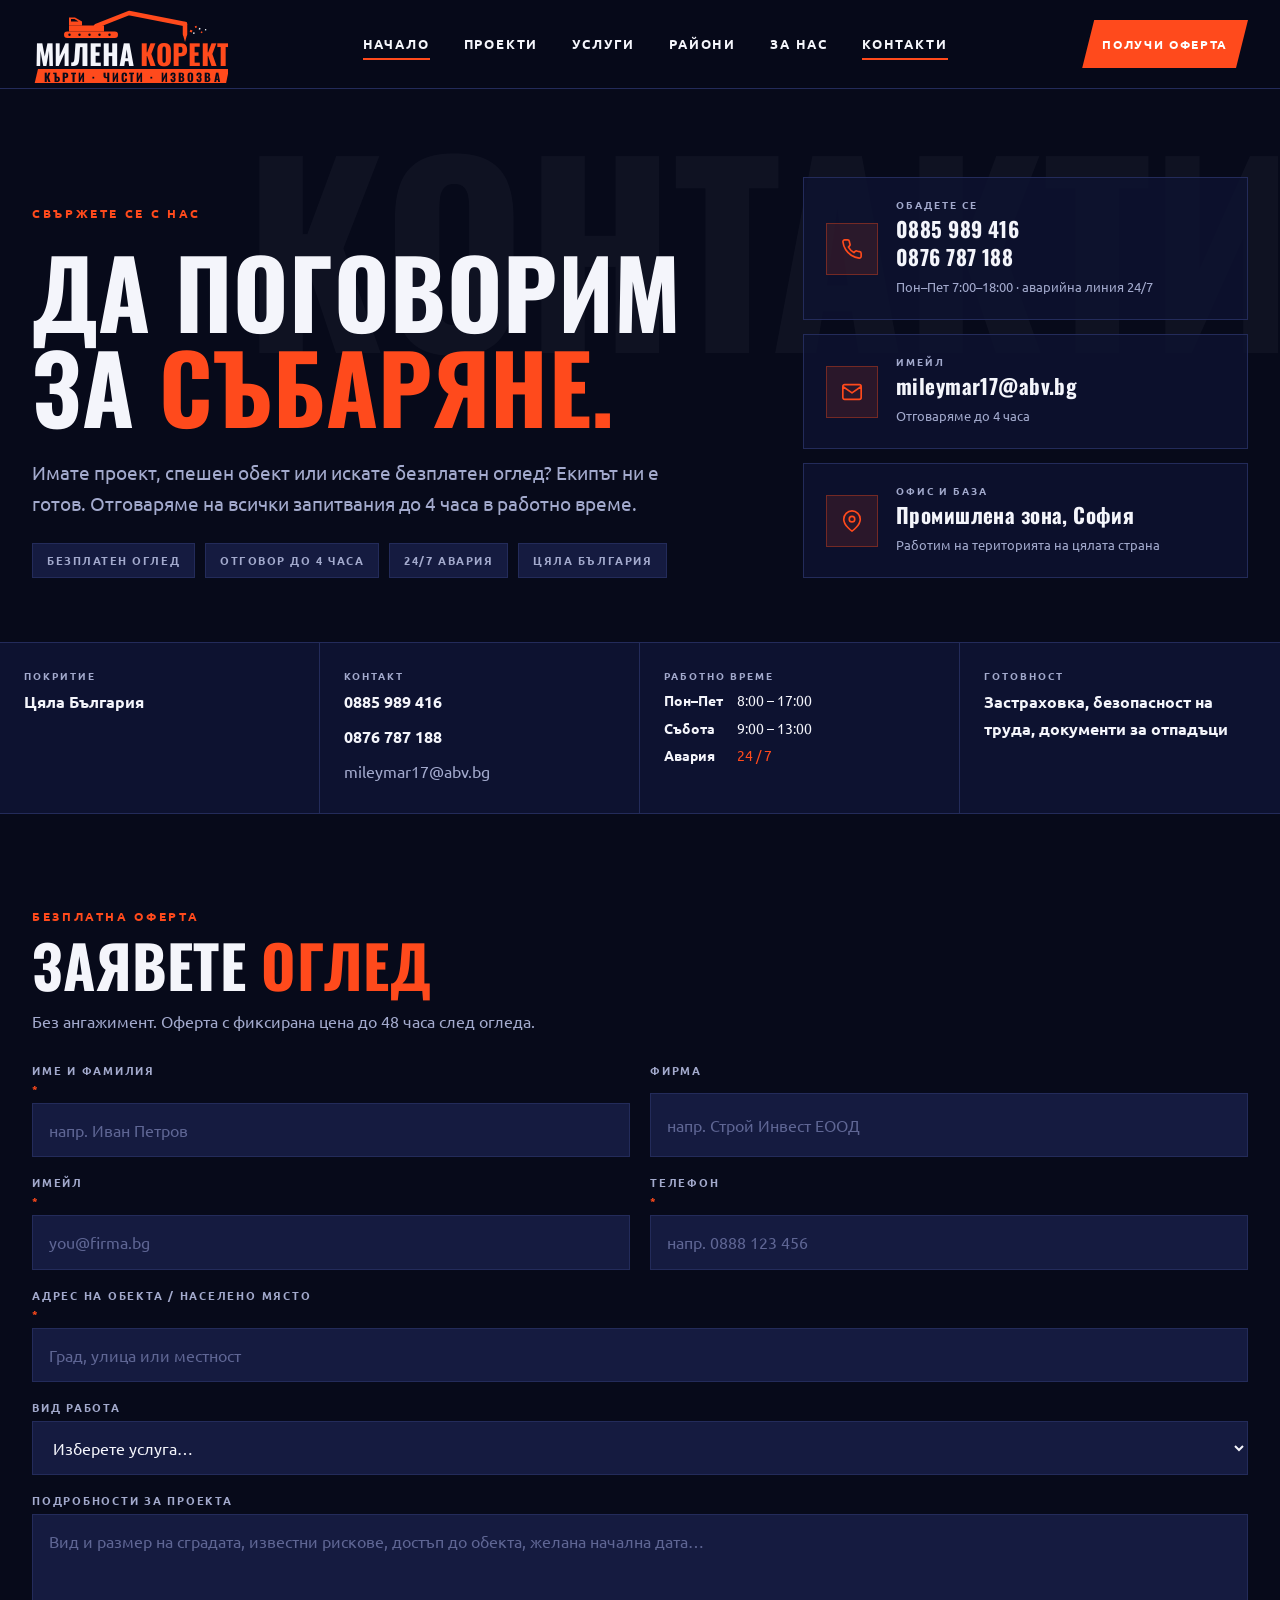
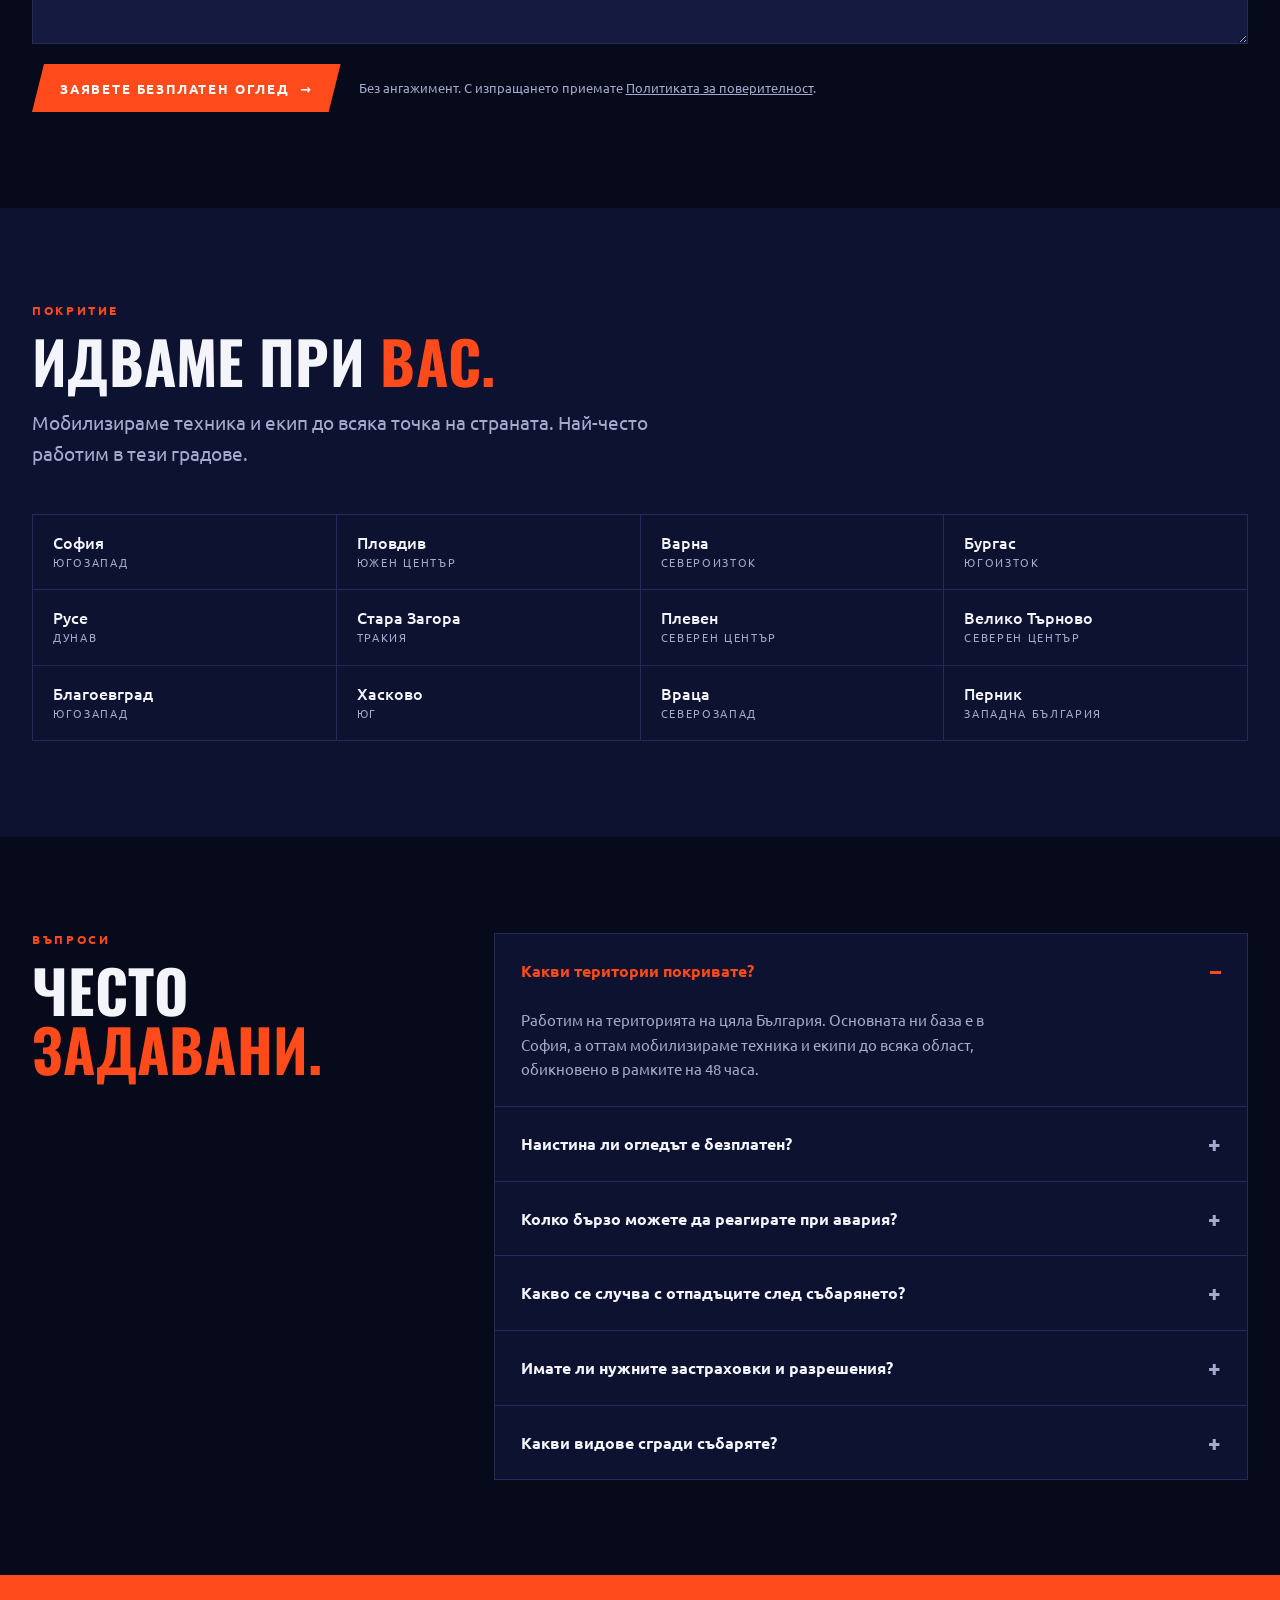
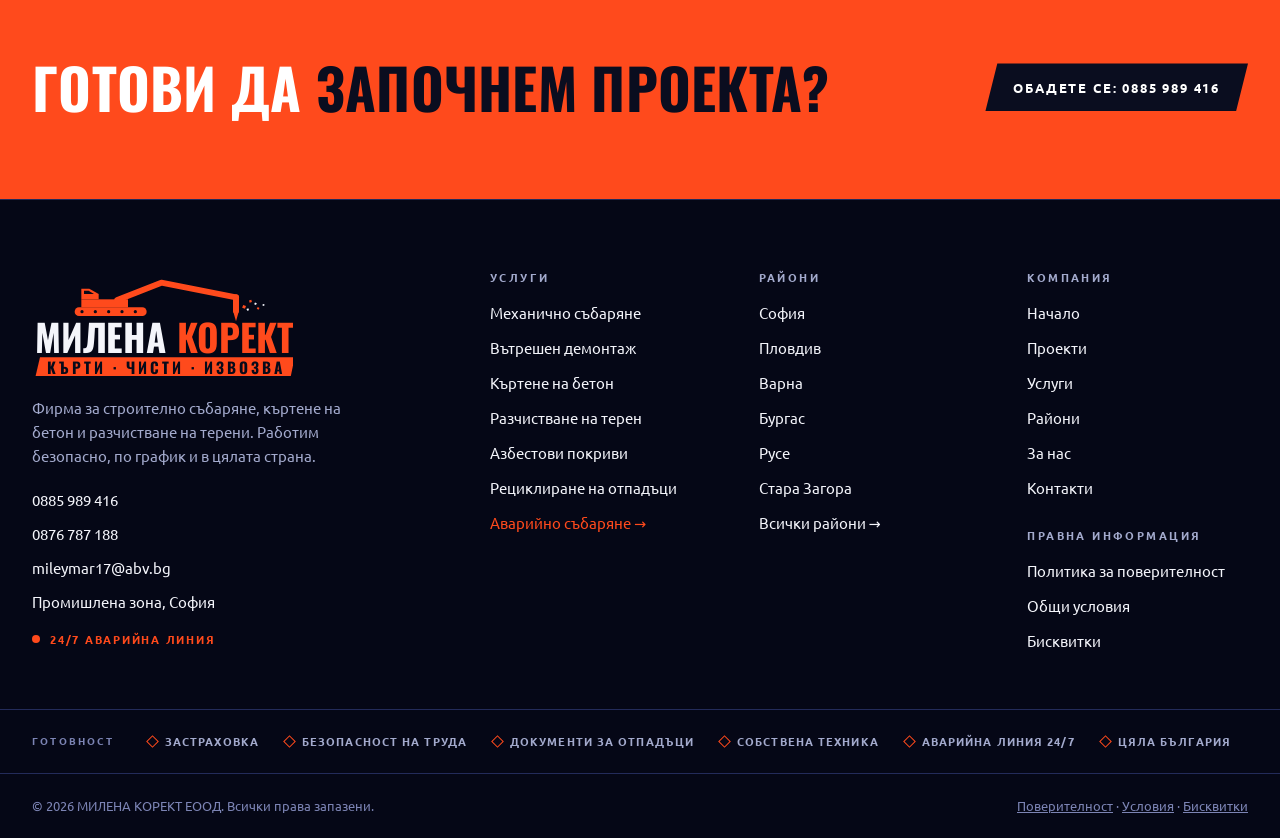
<file: kontakti/index.html>
<!doctype html>
<html lang="bg">
<head>
<meta charset="utf-8">
<meta name="viewport" content="width=device-width, initial-scale=1, viewport-fit=cover">
<title>Контакти и безплатна оферта за събаряне | Милена Корект</title>
<meta name="description" content="Заявете безплатен оглед и оферта с фиксирана цена. Тел. 0885 989 416, 0876 787 188, имейл mileymar17@abv.bg. Отговаряме до 4 часа в работно време.">
<meta name="robots" content="index, follow, max-image-preview:large, max-snippet:-1, max-video-preview:-1">
<link rel="canonical" href="https://smashbg.bg/kontakti/">
<link rel="alternate" hreflang="bg" href="https://smashbg.bg/kontakti/">
<link rel="alternate" hreflang="x-default" href="https://smashbg.bg/kontakti/">
<meta name="author" content="МИЛЕНА КОРЕКТ ЕООД">
<meta name="theme-color" content="#070a1a">
<meta name="geo.region" content="BG">
<meta name="geo.placename" content="България">
<meta property="og:type" content="website">
<meta property="og:locale" content="bg_BG">
<meta property="og:site_name" content="Милена Корект">
<meta property="og:title" content="Контакти и безплатна оферта за събаряне | Милена Корект">
<meta property="og:description" content="Заявете безплатен оглед и оферта с фиксирана цена. Тел. 0885 989 416, 0876 787 188, имейл mileymar17@abv.bg. Отговаряме до 4 часа в работно време.">
<meta property="og:url" content="https://smashbg.bg/kontakti/">
<meta property="og:image" content="https://smashbg.bg/assets/og-image.jpg">
<meta property="og:image:width" content="1200">
<meta property="og:image:height" content="630">
<meta property="og:image:alt" content="Милена Корект – багер къса бетонна конструкция при събаряне">
<meta name="twitter:card" content="summary_large_image">
<meta name="twitter:title" content="Контакти и безплатна оферта за събаряне | Милена Корект">
<meta name="twitter:description" content="Заявете безплатен оглед и оферта с фиксирана цена. Тел. 0885 989 416, 0876 787 188, имейл mileymar17@abv.bg. Отговаряме до 4 часа в работно време.">
<meta name="twitter:image" content="https://smashbg.bg/assets/og-image.jpg">
<meta name="twitter:image:alt" content="Милена Корект – багер къса бетонна конструкция при събаряне">
<link rel="icon" href="../favicon.ico" sizes="any">
<link rel="icon" href="../assets/favicon.svg" type="image/svg+xml">
<link rel="icon" href="../assets/favicon-32.png" type="image/png" sizes="32x32">
<link rel="apple-touch-icon" href="../assets/apple-touch-icon.png">
<link rel="manifest" href="../site.webmanifest">
<link rel="preconnect" href="https://fonts.googleapis.com">
<link rel="preconnect" href="https://fonts.gstatic.com" crossorigin>
<link rel="stylesheet" href="https://fonts.googleapis.com/css2?family=Oswald:wght@500;700&family=Ubuntu:wght@400;500;700&display=swap">
<link rel="stylesheet" href="../css/style.css">
<script type="application/ld+json">{"@context":"https://schema.org","@graph":[{"@type":["LocalBusiness","GeneralContractor"],"@id":"https://smashbg.bg/#business","name":"Милена Корект","legalName":"МИЛЕНА КОРЕКТ ЕООД","url":"https://smashbg.bg/","description":"Милена Корект: строително събаряне, къртене на бетон, вътрешен демонтаж и разчистване на терени в цяла България. Безплатен оглед, аварийна линия 24/7.","image":"https://smashbg.bg/assets/og-image.jpg","logo":{"@type":"ImageObject","url":"https://smashbg.bg/assets/icon-512.png","width":512,"height":512},"telephone":"+359885989416","email":"mileymar17@abv.bg","address":{"@type":"PostalAddress","addressLocality":"София","addressCountry":"BG"},"areaServed":{"@type":"Country","name":"България"},"contactPoint":[{"@type":"ContactPoint","telephone":"+359885989416","email":"mileymar17@abv.bg","contactType":"customer service","areaServed":"BG","availableLanguage":"bg"},{"@type":"ContactPoint","telephone":"+359876787188","email":"mileymar17@abv.bg","contactType":"customer service","areaServed":"BG","availableLanguage":"bg"}],"openingHoursSpecification":[{"@type":"OpeningHoursSpecification","dayOfWeek":["Monday","Tuesday","Wednesday","Thursday","Friday"],"opens":"08:00","closes":"17:00"},{"@type":"OpeningHoursSpecification","dayOfWeek":"Saturday","opens":"09:00","closes":"13:00"}],"knowsAbout":["строително събаряне","къртене на бетон","вътрешен демонтаж","разчистване на терени","демонтаж на азбестови покриви","рециклиране на строителни отпадъци"]},{"@type":"WebSite","@id":"https://smashbg.bg/#website","url":"https://smashbg.bg/","name":"Милена Корект","inLanguage":"bg","publisher":{"@id":"https://smashbg.bg/#business"}},{"@type":"ContactPage","@id":"https://smashbg.bg/kontakti/#webpage","url":"https://smashbg.bg/kontakti/","name":"Контакти и безплатна оферта за събаряне | Милена Корект","description":"Заявете безплатен оглед и оферта с фиксирана цена. Тел. 0885 989 416, 0876 787 188, имейл mileymar17@abv.bg. Отговаряме до 4 часа в работно време.","inLanguage":"bg","isPartOf":{"@id":"https://smashbg.bg/#website"},"about":{"@id":"https://smashbg.bg/#business"},"primaryImageOfPage":{"@type":"ImageObject","url":"https://smashbg.bg/assets/og-image.jpg","width":1200,"height":630},"breadcrumb":{"@id":"https://smashbg.bg/kontakti/#breadcrumb"}},{"@type":"BreadcrumbList","@id":"https://smashbg.bg/kontakti/#breadcrumb","itemListElement":[{"@type":"ListItem","position":1,"name":"Начало","item":"https://smashbg.bg/"},{"@type":"ListItem","position":2,"name":"Контакти","item":"https://smashbg.bg/kontakti/"}]},{"@type":"FAQPage","@id":"https://smashbg.bg/kontakti/#faq","mainEntity":[{"@type":"Question","name":"Какви територии покривате?","acceptedAnswer":{"@type":"Answer","text":"Работим на територията на цяла България. Основната ни база е в София, а оттам мобилизираме техника и екипи до всяка област, обикновено в рамките на 48 часа."}},{"@type":"Question","name":"Наистина ли огледът е безплатен?","acceptedAnswer":{"@type":"Answer","text":"Да. Идваме на обекта, оглеждаме и ви даваме оферта с фиксирана цена без ангажимент от ваша страна."}},{"@type":"Question","name":"Колко бързо можете да реагирате при авария?","acceptedAnswer":{"@type":"Answer","text":"Денонощната линия приема сигнали през цялото време. Екип тръгва към обекта в рамките на часове, обезопасява го и започва контролиран демонтаж."}},{"@type":"Question","name":"Какво се случва с отпадъците след събарянето?","acceptedAnswer":{"@type":"Answer","text":"Сортираме ги на обекта. Бетон и тухли се трошат за повторна употреба, металът се предава за преработка, а само остатъкът отива на депо. Получавате документи за всеки вид отпадък."}},{"@type":"Question","name":"Имате ли нужните застраховки и разрешения?","acceptedAnswer":{"@type":"Answer","text":"Работим със застраховка и по утвърден план за безопасност. Помагаме и с подготовката на документите, нужни за съответното събаряне."}},{"@type":"Question","name":"Какви видове сгради събаряте?","acceptedAnswer":{"@type":"Answer","text":"Жилищни сгради, промишлени хала, складове, търговски обекти, публични сгради и инфраструктурни съоръжения. При по-сложни конструкции правим предварителна оценка на носещата система."}}]}]}</script>
</head>
<body data-page="contact">
<svg width="0" height="0" style="position:absolute" aria-hidden="true" focusable="false">
  <defs>
    <symbol id="logo" viewBox="-2 -10 392 156">
<g fill="#ff4a1c">
  <rect x="60" y="33" width="108" height="13" rx="6.5"></rect>
  <path d="M70 21V5h12l14 8v8z"></path>
  <rect x="70" y="21" width="70" height="12"></rect>
</g>
<g fill="#070a1a">
  <path d="M74 8h7l8 5H74z"></path>
  <circle cx="71" cy="39.5" r="2.4"></circle><circle cx="91" cy="39.5" r="2.4"></circle><circle cx="111" cy="39.5" r="2.4"></circle><circle cx="131" cy="39.5" r="2.4"></circle><circle cx="151" cy="39.5" r="2.4"></circle>
</g>
<g fill="none" stroke="#ff4a1c" stroke-width="9" stroke-linecap="round" stroke-linejoin="round">
  <path d="M124 22 L190 -4 L302 18"></path>
  <path d="M302 18 V38"></path>
</g>
<path fill="#ff4a1c" d="M297.5 38h9L302 54z"></path>
<g fill="#ff4a1c"><rect x="312" y="30" width="4.5" height="4.5" transform="rotate(20 314 32)"></rect><rect x="322" y="22" width="3.5" height="3.5" transform="rotate(-15 324 24)"></rect><rect x="334" y="33" width="3" height="3" transform="rotate(30 335 34)"></rect></g>
<g fill="#f4f5fb"><rect x="318" y="35" width="3" height="3" transform="rotate(-20 319 36)"></rect><rect x="330" y="26" width="3" height="3" transform="rotate(25 331 27)"></rect><rect x="342" y="28" width="2.6" height="2.6" transform="rotate(12 343 29)"></rect></g>
<text x="195" y="102" text-anchor="middle" font-family="Oswald, Impact, 'Arial Narrow', sans-serif" font-weight="700" font-size="56" textLength="388" lengthAdjust="spacingAndGlyphs"><tspan fill="#f4f5fb">МИЛЕНА </tspan><tspan fill="#ff4a1c">КОРЕКТ</tspan></text>
<path fill="#ff4a1c" d="M8 108H390 L383 142H0Z"></path>
<text x="195" y="133.5" text-anchor="middle" font-family="Oswald, Impact, 'Arial Narrow', sans-serif" font-weight="700" font-size="23" fill="#070a1a" textLength="352" lengthAdjust="spacing">КЪРТИ  ·  ЧИСТИ  ·  ИЗВОЗВА</text></symbol>
  </defs>
</svg>

<header class="site-h">
  <div class="wrap">
    <a class="brand" href="../" aria-label="Милена Корект – начало">
      <svg class="logo" viewBox="-2 -10 392 156" role="img" aria-label="Милена Корект – кърти, чисти, извозва"><use href="#logo"></use></svg>
    </a>
    <nav class="nav" id="nav" aria-label="Основна навигация">
      <a href="../" data-route="home" aria-current="page">Начало</a>
      <a href="../proekti/" data-route="projects">Проекти</a>
      <a href="../uslugi/" data-route="services">Услуги</a>
      <a href="../rayoni/" data-route="areas">Райони</a>
      <a href="../za-nas/" data-route="about">За нас</a>
      <a href="../kontakti/" data-route="contact" aria-current="page">Контакти</a>
      <a class="btn sm nav-cta" href="../kontakti/">Получи оферта</a>
    </nav>
    <div class="h-right">
      <a class="btn sm h-cta" href="../kontakti/">Получи оферта</a>
      <button class="burger" id="burger" aria-label="Меню" aria-expanded="false" aria-controls="nav">
        <svg viewBox="0 0 24 24" fill="none" stroke="currentColor" stroke-width="2" stroke-linecap="round"><path d="M3 6h18M3 12h18M3 18h18"></path></svg>
      </button>
    </div>
  </div>
</header>

<main id="main">
<section class="page" id="p-contact">
  <div class="p-hero" data-ghost="Контакти">
    <div class="wrap">
      <div class="copy">
        <span class="eyebrow">Свържете се с нас</span>
        <h1>Да поговорим<br>за <em>събаряне.</em></h1>
        <p class="lead">Имате проект, спешен обект или искате безплатен оглед? Екипът ни е готов. Отговаряме на всички запитвания до 4 часа в работно време.</p>
        <div class="badges"><span>Безплатен оглед</span><span>Отговор до 4 часа</span><span>24/7 авария</span><span>Цяла България</span></div>
      </div>
      <div class="c-cards">
        <div class="c-card"><div class="ico"><svg viewBox="0 0 24 24"><path d="M22 16.9v3a2 2 0 0 1-2.2 2 19.8 19.8 0 0 1-8.6-3.1 19.5 19.5 0 0 1-6-6A19.8 19.8 0 0 1 2.1 4.2 2 2 0 0 1 4.1 2h3a2 2 0 0 1 2 1.7c.1 1 .4 1.9.7 2.8a2 2 0 0 1-.5 2.1L8.1 9.9a16 16 0 0 0 6 6l1.3-1.3a2 2 0 0 1 2.1-.4c.9.3 1.8.6 2.8.7a2 2 0 0 1 1.7 2z"></path></svg></div><div><small>Обадете се</small><b><a href="tel:+359885989416">0885 989 416</a><br><a href="tel:+359876787188">0876 787 188</a></b><span>Пон–Пет 7:00–18:00 · аварийна линия 24/7</span></div></div>
        <div class="c-card"><div class="ico"><svg viewBox="0 0 24 24"><path d="M4 4h16a2 2 0 0 1 2 2v12a2 2 0 0 1-2 2H4a2 2 0 0 1-2-2V6a2 2 0 0 1 2-2zM22 6l-10 7L2 6"></path></svg></div><div><small>Имейл</small><b><a href="mailto:mileymar17@abv.bg">mileymar17@abv.bg</a></b><span>Отговаряме до 4 часа</span></div></div>
        <div class="c-card"><div class="ico"><svg viewBox="0 0 24 24"><path d="M21 10c0 7-9 13-9 13S3 17 3 10a9 9 0 0 1 18 0z"></path><circle cx="12" cy="10" r="3"></circle></svg></div><div><small>Офис и база</small><b>Промишлена зона, София</b><span>Работим на територията на цялата страна</span></div></div>
      </div>
    </div>
  </div>
  <div class="info-strip">
    <div><small>Покритие</small><b>Цяла България</b></div>
    <div><small>Контакт</small><b>0885 989 416</b><b>0876 787 188</b><span class="muted">mileymar17@abv.bg</span></div>
    <div><small>Работно време</small><div class="hrs"><span>Пон–Пет</span><span>8:00 – 17:00</span><span>Събота</span><span>9:00 – 13:00</span><span>Авария</span><span style="color:var(--accent)">24 / 7</span></div></div>
    <div><small>Готовност</small><b>Застраховка, безопасност на труда, документи за отпадъци</b></div>
  </div>

  <section class="sec">
    <div class="wrap form-wrap">
      <div style="display:grid;gap:14px"><span class="eyebrow">Безплатна оферта</span><h2>Заявете <em>оглед</em></h2><p class="muted">Без ангажимент. Оферта с фиксирана цена до 48 часа след огледа.</p></div>
      <form id="quote" novalidate="">
        <div class="row2">
          <label for="f-name">Име и фамилия <i>*</i><input id="f-name" name="name" required="" autocomplete="name" placeholder="напр. Иван Петров"></label>
          <label for="f-co">Фирма<input id="f-co" name="company" autocomplete="organization" placeholder="напр. Строй Инвест ЕООД"></label>
        </div>
        <div class="row2">
          <label for="f-mail">Имейл <i>*</i><input id="f-mail" name="email" type="email" required="" autocomplete="email" placeholder="you@firma.bg"></label>
          <label for="f-tel">Телефон <i>*</i><input id="f-tel" name="phone" type="tel" required="" autocomplete="tel" placeholder="напр. 0888 123 456"></label>
        </div>
        <label for="f-addr">Адрес на обекта / населено място <i>*</i><input id="f-addr" name="address" required="" placeholder="Град, улица или местност"></label>
        <label for="f-type">Вид работа
          <select id="f-type" name="type">
            <option value="">Изберете услуга…</option>
            <option>Механично събаряне на сграда</option>
            <option>Вътрешен демонтаж</option>
            <option>Къртене и рязане на бетон</option>
            <option>Разчистване на терен</option>
            <option>Демонтаж на азбестов покрив</option>
            <option>Аварийно събаряне</option>
            <option>Друго</option>
          </select>
        </label>
        <label for="f-det">Подробности за проекта<textarea id="f-det" name="details" placeholder="Вид и размер на сградата, известни рискове, достъп до обекта, желана начална дата…"></textarea></label>
        <div class="form-foot"><button class="btn" type="submit">Заявете безплатен оглед <span aria-hidden="true">→</span></button><small>Без ангажимент. С изпращането приемате <a href="../politika-za-poveritelnost/" style="text-decoration:underline">Политиката за поверителност</a>.</small></div>
        <div class="ok" id="ok" role="status"><b>Това е демо форма.</b>Запитването не е изпратено никъде. В реалния сайт данните ще стигат директно до екипа на Милена Корект.</div>
      </form>
    </div>
  </section>

  <section class="sec alt">
    <div class="wrap">
      <div class="sec-head"><div class="stack"><span class="eyebrow">Покритие</span><h2>Идваме при <em>вас.</em></h2><p class="lead">Мобилизираме техника и екип до всяка точка на страната. Най-често работим в тези градове.</p></div></div>
      <div class="cover-grid" id="cover3"><div><b>София</b><span>Югозапад</span></div><div><b>Пловдив</b><span>Южен център</span></div><div><b>Варна</b><span>Североизток</span></div><div><b>Бургас</b><span>Югоизток</span></div><div><b>Русе</b><span>Дунав</span></div><div><b>Стара Загора</b><span>Тракия</span></div><div><b>Плевен</b><span>Северен център</span></div><div><b>Велико Търново</b><span>Северен център</span></div><div><b>Благоевград</b><span>Югозапад</span></div><div><b>Хасково</b><span>Юг</span></div><div><b>Враца</b><span>Северозапад</span></div><div><b>Перник</b><span>Западна България</span></div></div>
    </div>
  </section>

  <section class="sec">
    <div class="wrap faq-wrap">
      <div style="display:grid;gap:16px;align-content:start"><span class="eyebrow">Въпроси</span><h2>Често <em>задавани.</em></h2></div>
      <div class="faq" id="faq-contact"><details open=""><summary>Какви територии покривате?</summary><p>Работим на територията на цяла България. Основната ни база е в София, а оттам мобилизираме техника и екипи до всяка област, обикновено в рамките на 48 часа.</p></details><details><summary>Наистина ли огледът е безплатен?</summary><p>Да. Идваме на обекта, оглеждаме и ви даваме оферта с фиксирана цена без ангажимент от ваша страна.</p></details><details><summary>Колко бързо можете да реагирате при авария?</summary><p>Денонощната линия приема сигнали през цялото време. Екип тръгва към обекта в рамките на часове, обезопасява го и започва контролиран демонтаж.</p></details><details><summary>Какво се случва с отпадъците след събарянето?</summary><p>Сортираме ги на обекта. Бетон и тухли се трошат за повторна употреба, металът се предава за преработка, а само остатъкът отива на депо. Получавате документи за всеки вид отпадък.</p></details><details><summary>Имате ли нужните застраховки и разрешения?</summary><p>Работим със застраховка и по утвърден план за безопасност. Помагаме и с подготовката на документите, нужни за съответното събаряне.</p></details><details><summary>Какви видове сгради събаряте?</summary><p>Жилищни сгради, промишлени хала, складове, търговски обекти, публични сгради и инфраструктурни съоръжения. При по-сложни конструкции правим предварителна оценка на носещата система.</p></details></div>
    </div>
  </section>

  <div class="cta">
    <div class="wrap">
      <h2>Готови да <em>започнем проекта?</em></h2>
      <div class="btn-row"><a class="btn dark" href="tel:+359885989416">Обадете се: 0885 989 416</a></div>
    </div>
  </div>
</section>
</main>

<footer class="site-f">
  <div class="wrap f-top">
    <div class="f-about">
      <a class="brand" href="../" aria-label="Милена Корект – начало">
        <svg class="logo" viewBox="-2 -10 392 156" role="img" aria-label="Милена Корект – кърти, чисти, извозва"><use href="#logo"></use></svg>
      </a>
      <p>Фирма за строително събаряне, къртене на бетон и разчистване на терени. Работим безопасно, по график и в цялата страна.</p>
      <div class="f-contact"><a href="tel:+359885989416">0885 989 416</a><a href="tel:+359876787188">0876 787 188</a><a href="mailto:mileymar17@abv.bg">mileymar17@abv.bg</a><span>Промишлена зона, София</span></div>
      <span class="live">24/7 аварийна линия</span>
    </div>
    <div class="f-col"><h5>Услуги</h5><ul>
      <li><a href="../uslugi/">Механично събаряне</a></li>
      <li><a href="../uslugi/">Вътрешен демонтаж</a></li>
      <li><a href="../uslugi/">Къртене на бетон</a></li>
      <li><a href="../uslugi/">Разчистване на терен</a></li>
      <li><a href="../azbestovi-pokrivi/">Азбестови покриви</a></li>
      <li><a href="../uslugi/">Рециклиране на отпадъци</a></li>
      <li><a href="../avariyno-sabaryane/" style="color:var(--accent)">Аварийно събаряне →</a></li>
    </ul></div>
    <div class="f-col"><h5>Райони</h5><ul>
      <li><a href="../rayoni/">София</a></li><li><a href="../rayoni/">Пловдив</a></li><li><a href="../rayoni/">Варна</a></li><li><a href="../rayoni/">Бургас</a></li><li><a href="../rayoni/">Русе</a></li><li><a href="../rayoni/">Стара Загора</a></li><li><a href="../rayoni/">Всички райони →</a></li>
    </ul></div>
    <div class="f-col"><h5>Компания</h5><ul>
      <li><a href="../">Начало</a></li>
      <li><a href="../proekti/">Проекти</a></li>
      <li><a href="../uslugi/">Услуги</a></li>
      <li><a href="../rayoni/">Райони</a></li>
      <li><a href="../za-nas/">За нас</a></li>
      <li><a href="../kontakti/">Контакти</a></li>
    </ul>
    <h5 style="margin-top:30px">Правна информация</h5><ul>
      <li><a href="../politika-za-poveritelnost/">Политика за поверителност</a></li><li><a href="../obshti-usloviya/">Общи условия</a></li><li><a href="../biskvitki/">Бисквитки</a></li>
    </ul></div>
  </div>
  <div class="f-acc"><div class="wrap"><small>Готовност</small>
    <span>Застраховка</span><span>Безопасност на труда</span><span>Документи за отпадъци</span><span>Собствена техника</span><span>Аварийна линия 24/7</span><span>Цяла България</span>
  </div></div>
  <div class="f-bot"><div class="wrap"><span>© 2026 МИЛЕНА КОРЕКТ ЕООД. Всички права запазени.</span><span><a href="../politika-za-poveritelnost/">Поверителност</a> · <a href="../obshti-usloviya/">Условия</a> · <a href="../biskvitki/">Бисквитки</a></span></div></div>
</footer>

<script src="../js/main.js" defer></script>
</body>
</html>
</file>
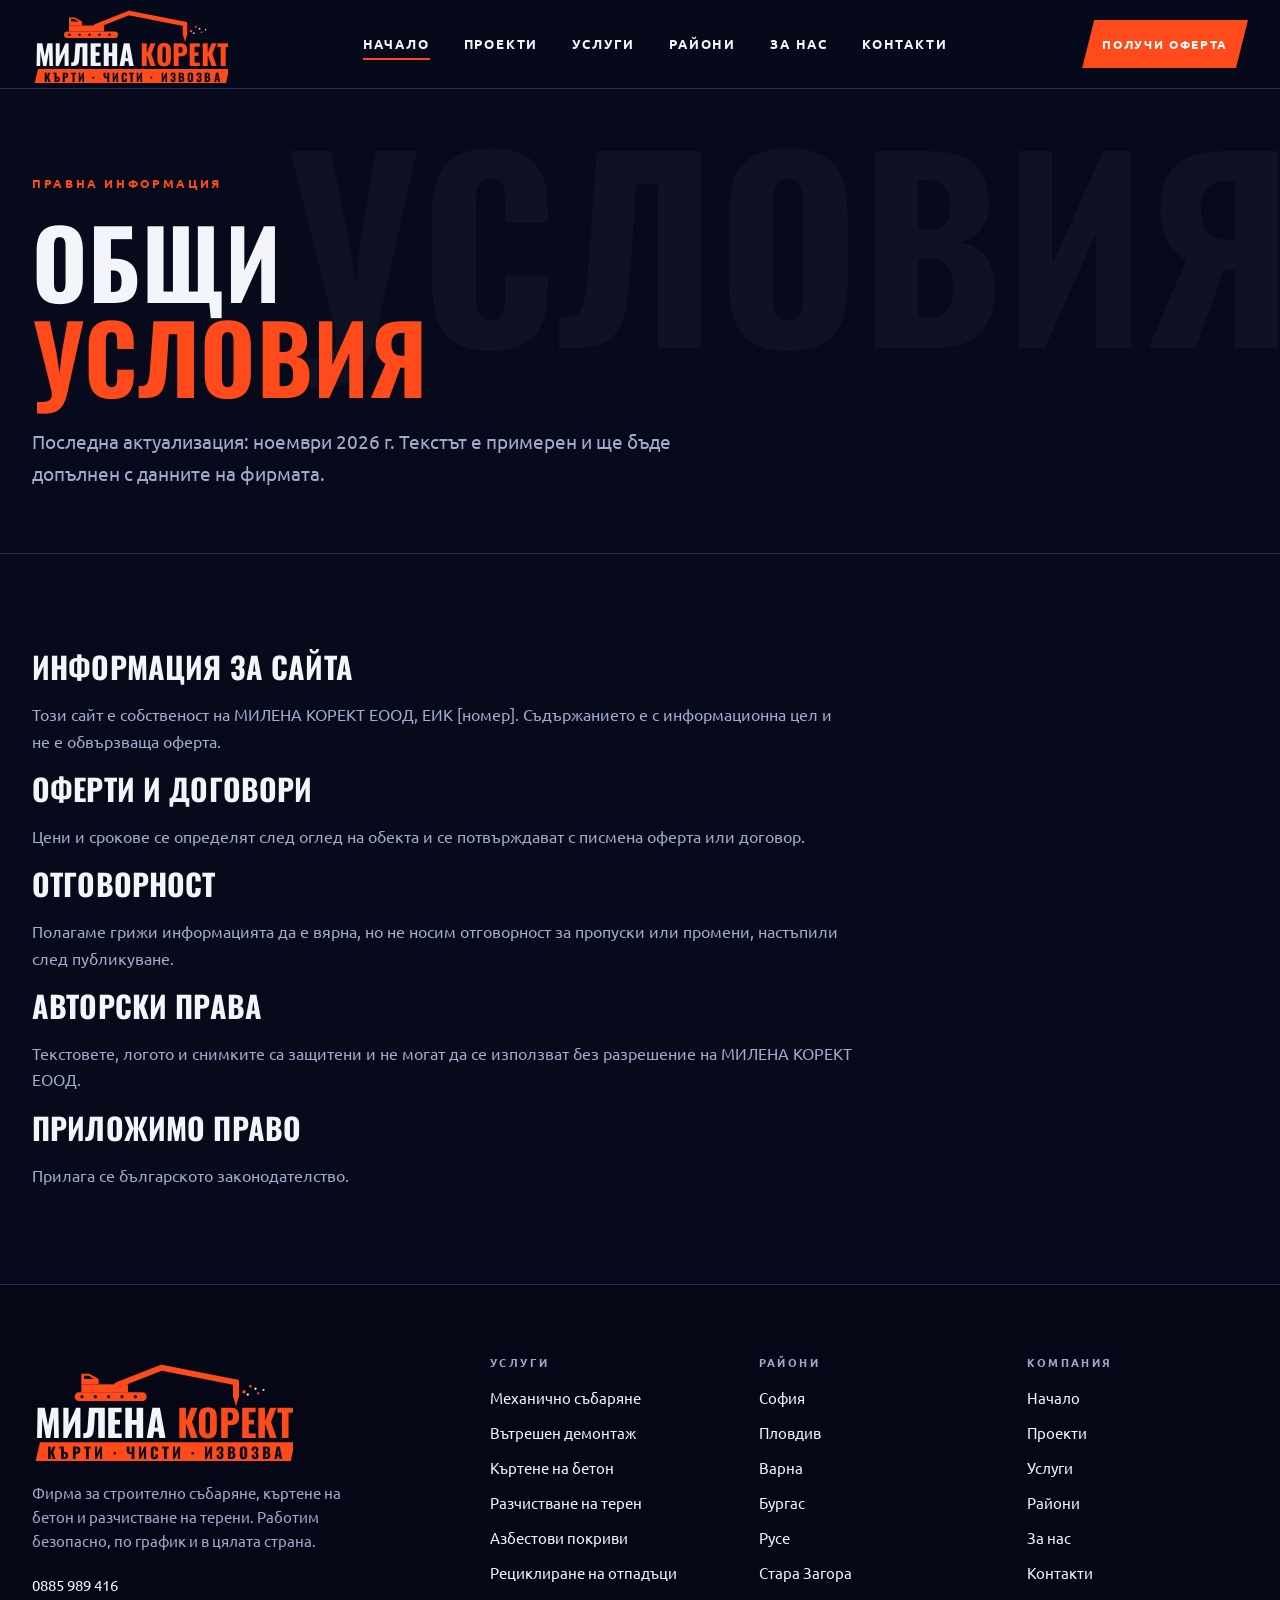
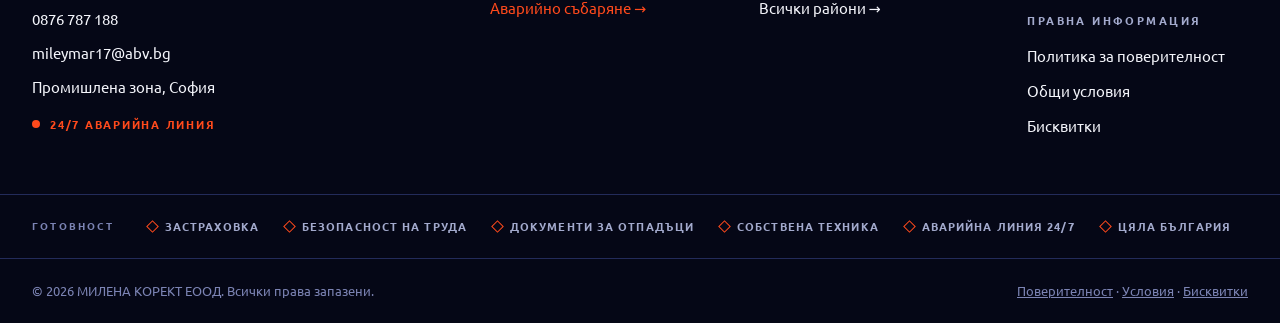
<file: obshti-usloviya/index.html>
<!doctype html>
<html lang="bg">
<head>
<meta charset="utf-8">
<meta name="viewport" content="width=device-width, initial-scale=1, viewport-fit=cover">
<title>Общи условия | Милена Корект</title>
<meta name="description" content="Общи условия за използване на сайта на Милена Корект: информация, оферти и договори, отговорност, авторски права и приложимо право.">
<meta name="robots" content="index, follow, max-image-preview:large, max-snippet:-1, max-video-preview:-1">
<link rel="canonical" href="https://smashbg.bg/obshti-usloviya/">
<link rel="alternate" hreflang="bg" href="https://smashbg.bg/obshti-usloviya/">
<link rel="alternate" hreflang="x-default" href="https://smashbg.bg/obshti-usloviya/">
<meta name="author" content="МИЛЕНА КОРЕКТ ЕООД">
<meta name="theme-color" content="#070a1a">
<meta name="geo.region" content="BG">
<meta name="geo.placename" content="България">
<meta property="og:type" content="website">
<meta property="og:locale" content="bg_BG">
<meta property="og:site_name" content="Милена Корект">
<meta property="og:title" content="Общи условия | Милена Корект">
<meta property="og:description" content="Общи условия за използване на сайта на Милена Корект: информация, оферти и договори, отговорност, авторски права и приложимо право.">
<meta property="og:url" content="https://smashbg.bg/obshti-usloviya/">
<meta property="og:image" content="https://smashbg.bg/assets/og-image.jpg">
<meta property="og:image:width" content="1200">
<meta property="og:image:height" content="630">
<meta property="og:image:alt" content="Милена Корект – багер къса бетонна конструкция при събаряне">
<meta name="twitter:card" content="summary_large_image">
<meta name="twitter:title" content="Общи условия | Милена Корект">
<meta name="twitter:description" content="Общи условия за използване на сайта на Милена Корект: информация, оферти и договори, отговорност, авторски права и приложимо право.">
<meta name="twitter:image" content="https://smashbg.bg/assets/og-image.jpg">
<meta name="twitter:image:alt" content="Милена Корект – багер къса бетонна конструкция при събаряне">
<link rel="icon" href="../favicon.ico" sizes="any">
<link rel="icon" href="../assets/favicon.svg" type="image/svg+xml">
<link rel="icon" href="../assets/favicon-32.png" type="image/png" sizes="32x32">
<link rel="apple-touch-icon" href="../assets/apple-touch-icon.png">
<link rel="manifest" href="../site.webmanifest">
<link rel="preconnect" href="https://fonts.googleapis.com">
<link rel="preconnect" href="https://fonts.gstatic.com" crossorigin>
<link rel="stylesheet" href="https://fonts.googleapis.com/css2?family=Oswald:wght@500;700&family=Ubuntu:wght@400;500;700&display=swap">
<link rel="stylesheet" href="../css/style.css">
<script type="application/ld+json">{"@context":"https://schema.org","@graph":[{"@type":["LocalBusiness","GeneralContractor"],"@id":"https://smashbg.bg/#business","name":"Милена Корект","legalName":"МИЛЕНА КОРЕКТ ЕООД","url":"https://smashbg.bg/","description":"Милена Корект: строително събаряне, къртене на бетон, вътрешен демонтаж и разчистване на терени в цяла България. Безплатен оглед, аварийна линия 24/7.","image":"https://smashbg.bg/assets/og-image.jpg","logo":{"@type":"ImageObject","url":"https://smashbg.bg/assets/icon-512.png","width":512,"height":512},"telephone":"+359885989416","email":"mileymar17@abv.bg","address":{"@type":"PostalAddress","addressLocality":"София","addressCountry":"BG"},"areaServed":{"@type":"Country","name":"България"},"contactPoint":[{"@type":"ContactPoint","telephone":"+359885989416","email":"mileymar17@abv.bg","contactType":"customer service","areaServed":"BG","availableLanguage":"bg"},{"@type":"ContactPoint","telephone":"+359876787188","email":"mileymar17@abv.bg","contactType":"customer service","areaServed":"BG","availableLanguage":"bg"}],"openingHoursSpecification":[{"@type":"OpeningHoursSpecification","dayOfWeek":["Monday","Tuesday","Wednesday","Thursday","Friday"],"opens":"08:00","closes":"17:00"},{"@type":"OpeningHoursSpecification","dayOfWeek":"Saturday","opens":"09:00","closes":"13:00"}],"knowsAbout":["строително събаряне","къртене на бетон","вътрешен демонтаж","разчистване на терени","демонтаж на азбестови покриви","рециклиране на строителни отпадъци"]},{"@type":"WebSite","@id":"https://smashbg.bg/#website","url":"https://smashbg.bg/","name":"Милена Корект","inLanguage":"bg","publisher":{"@id":"https://smashbg.bg/#business"}},{"@type":"WebPage","@id":"https://smashbg.bg/obshti-usloviya/#webpage","url":"https://smashbg.bg/obshti-usloviya/","name":"Общи условия | Милена Корект","description":"Общи условия за използване на сайта на Милена Корект: информация, оферти и договори, отговорност, авторски права и приложимо право.","inLanguage":"bg","isPartOf":{"@id":"https://smashbg.bg/#website"},"about":{"@id":"https://smashbg.bg/#business"},"primaryImageOfPage":{"@type":"ImageObject","url":"https://smashbg.bg/assets/og-image.jpg","width":1200,"height":630},"breadcrumb":{"@id":"https://smashbg.bg/obshti-usloviya/#breadcrumb"}},{"@type":"BreadcrumbList","@id":"https://smashbg.bg/obshti-usloviya/#breadcrumb","itemListElement":[{"@type":"ListItem","position":1,"name":"Начало","item":"https://smashbg.bg/"},{"@type":"ListItem","position":2,"name":"Общи условия","item":"https://smashbg.bg/obshti-usloviya/"}]}]}</script>
</head>
<body data-page="terms">
<svg width="0" height="0" style="position:absolute" aria-hidden="true" focusable="false">
  <defs>
    <symbol id="logo" viewBox="-2 -10 392 156">
<g fill="#ff4a1c">
  <rect x="60" y="33" width="108" height="13" rx="6.5"></rect>
  <path d="M70 21V5h12l14 8v8z"></path>
  <rect x="70" y="21" width="70" height="12"></rect>
</g>
<g fill="#070a1a">
  <path d="M74 8h7l8 5H74z"></path>
  <circle cx="71" cy="39.5" r="2.4"></circle><circle cx="91" cy="39.5" r="2.4"></circle><circle cx="111" cy="39.5" r="2.4"></circle><circle cx="131" cy="39.5" r="2.4"></circle><circle cx="151" cy="39.5" r="2.4"></circle>
</g>
<g fill="none" stroke="#ff4a1c" stroke-width="9" stroke-linecap="round" stroke-linejoin="round">
  <path d="M124 22 L190 -4 L302 18"></path>
  <path d="M302 18 V38"></path>
</g>
<path fill="#ff4a1c" d="M297.5 38h9L302 54z"></path>
<g fill="#ff4a1c"><rect x="312" y="30" width="4.5" height="4.5" transform="rotate(20 314 32)"></rect><rect x="322" y="22" width="3.5" height="3.5" transform="rotate(-15 324 24)"></rect><rect x="334" y="33" width="3" height="3" transform="rotate(30 335 34)"></rect></g>
<g fill="#f4f5fb"><rect x="318" y="35" width="3" height="3" transform="rotate(-20 319 36)"></rect><rect x="330" y="26" width="3" height="3" transform="rotate(25 331 27)"></rect><rect x="342" y="28" width="2.6" height="2.6" transform="rotate(12 343 29)"></rect></g>
<text x="195" y="102" text-anchor="middle" font-family="Oswald, Impact, 'Arial Narrow', sans-serif" font-weight="700" font-size="56" textLength="388" lengthAdjust="spacingAndGlyphs"><tspan fill="#f4f5fb">МИЛЕНА </tspan><tspan fill="#ff4a1c">КОРЕКТ</tspan></text>
<path fill="#ff4a1c" d="M8 108H390 L383 142H0Z"></path>
<text x="195" y="133.5" text-anchor="middle" font-family="Oswald, Impact, 'Arial Narrow', sans-serif" font-weight="700" font-size="23" fill="#070a1a" textLength="352" lengthAdjust="spacing">КЪРТИ  ·  ЧИСТИ  ·  ИЗВОЗВА</text></symbol>
  </defs>
</svg>

<header class="site-h">
  <div class="wrap">
    <a class="brand" href="../" aria-label="Милена Корект – начало">
      <svg class="logo" viewBox="-2 -10 392 156" role="img" aria-label="Милена Корект – кърти, чисти, извозва"><use href="#logo"></use></svg>
    </a>
    <nav class="nav" id="nav" aria-label="Основна навигация">
      <a href="../" data-route="home" aria-current="page">Начало</a>
      <a href="../proekti/" data-route="projects">Проекти</a>
      <a href="../uslugi/" data-route="services">Услуги</a>
      <a href="../rayoni/" data-route="areas">Райони</a>
      <a href="../za-nas/" data-route="about">За нас</a>
      <a href="../kontakti/" data-route="contact">Контакти</a>
      <a class="btn sm nav-cta" href="../kontakti/">Получи оферта</a>
    </nav>
    <div class="h-right">
      <a class="btn sm h-cta" href="../kontakti/">Получи оферта</a>
      <button class="burger" id="burger" aria-label="Меню" aria-expanded="false" aria-controls="nav">
        <svg viewBox="0 0 24 24" fill="none" stroke="currentColor" stroke-width="2" stroke-linecap="round"><path d="M3 6h18M3 12h18M3 18h18"></path></svg>
      </button>
    </div>
  </div>
</header>

<main id="main">
<section class="page" id="p-terms"><div class="p-hero" data-ghost="Условия"><div class="wrap" style="grid-template-columns:1fr"><div class="copy"><span class="eyebrow">Правна информация</span><h1>Общи<br><em>условия</em></h1><p class="lead">Последна актуализация: ноември 2026 г. Текстът е примерен и ще бъде допълнен с данните на фирмата.</p></div></div></div>
<section class="sec"><div class="wrap"><div class="prose" style="max-width:820px"><h3>Информация за сайта</h3><p>Този сайт е собственост на МИЛЕНА КОРЕКТ ЕООД, ЕИК [номер]. Съдържанието е с информационна цел и не е обвързваща оферта.</p>
<h3>Оферти и договори</h3><p>Цени и срокове се определят след оглед на обекта и се потвърждават с писмена оферта или договор.</p>
<h3>Отговорност</h3><p>Полагаме грижи информацията да е вярна, но не носим отговорност за пропуски или промени, настъпили след публикуване.</p>
<h3>Авторски права</h3><p>Текстовете, логото и снимките са защитени и не могат да се използват без разрешение на МИЛЕНА КОРЕКТ ЕООД.</p>
<h3>Приложимо право</h3><p>Прилага се българското законодателство.</p></div></div></section></section>
</main>

<footer class="site-f">
  <div class="wrap f-top">
    <div class="f-about">
      <a class="brand" href="../" aria-label="Милена Корект – начало">
        <svg class="logo" viewBox="-2 -10 392 156" role="img" aria-label="Милена Корект – кърти, чисти, извозва"><use href="#logo"></use></svg>
      </a>
      <p>Фирма за строително събаряне, къртене на бетон и разчистване на терени. Работим безопасно, по график и в цялата страна.</p>
      <div class="f-contact"><a href="tel:+359885989416">0885 989 416</a><a href="tel:+359876787188">0876 787 188</a><a href="mailto:mileymar17@abv.bg">mileymar17@abv.bg</a><span>Промишлена зона, София</span></div>
      <span class="live">24/7 аварийна линия</span>
    </div>
    <div class="f-col"><h5>Услуги</h5><ul>
      <li><a href="../uslugi/">Механично събаряне</a></li>
      <li><a href="../uslugi/">Вътрешен демонтаж</a></li>
      <li><a href="../uslugi/">Къртене на бетон</a></li>
      <li><a href="../uslugi/">Разчистване на терен</a></li>
      <li><a href="../azbestovi-pokrivi/">Азбестови покриви</a></li>
      <li><a href="../uslugi/">Рециклиране на отпадъци</a></li>
      <li><a href="../avariyno-sabaryane/" style="color:var(--accent)">Аварийно събаряне →</a></li>
    </ul></div>
    <div class="f-col"><h5>Райони</h5><ul>
      <li><a href="../rayoni/">София</a></li><li><a href="../rayoni/">Пловдив</a></li><li><a href="../rayoni/">Варна</a></li><li><a href="../rayoni/">Бургас</a></li><li><a href="../rayoni/">Русе</a></li><li><a href="../rayoni/">Стара Загора</a></li><li><a href="../rayoni/">Всички райони →</a></li>
    </ul></div>
    <div class="f-col"><h5>Компания</h5><ul>
      <li><a href="../">Начало</a></li>
      <li><a href="../proekti/">Проекти</a></li>
      <li><a href="../uslugi/">Услуги</a></li>
      <li><a href="../rayoni/">Райони</a></li>
      <li><a href="../za-nas/">За нас</a></li>
      <li><a href="../kontakti/">Контакти</a></li>
    </ul>
    <h5 style="margin-top:30px">Правна информация</h5><ul>
      <li><a href="../politika-za-poveritelnost/">Политика за поверителност</a></li><li><a href="../obshti-usloviya/">Общи условия</a></li><li><a href="../biskvitki/">Бисквитки</a></li>
    </ul></div>
  </div>
  <div class="f-acc"><div class="wrap"><small>Готовност</small>
    <span>Застраховка</span><span>Безопасност на труда</span><span>Документи за отпадъци</span><span>Собствена техника</span><span>Аварийна линия 24/7</span><span>Цяла България</span>
  </div></div>
  <div class="f-bot"><div class="wrap"><span>© 2026 МИЛЕНА КОРЕКТ ЕООД. Всички права запазени.</span><span><a href="../politika-za-poveritelnost/">Поверителност</a> · <a href="../obshti-usloviya/">Условия</a> · <a href="../biskvitki/">Бисквитки</a></span></div></div>
</footer>

<script src="../js/main.js" defer></script>
</body>
</html>
</file>
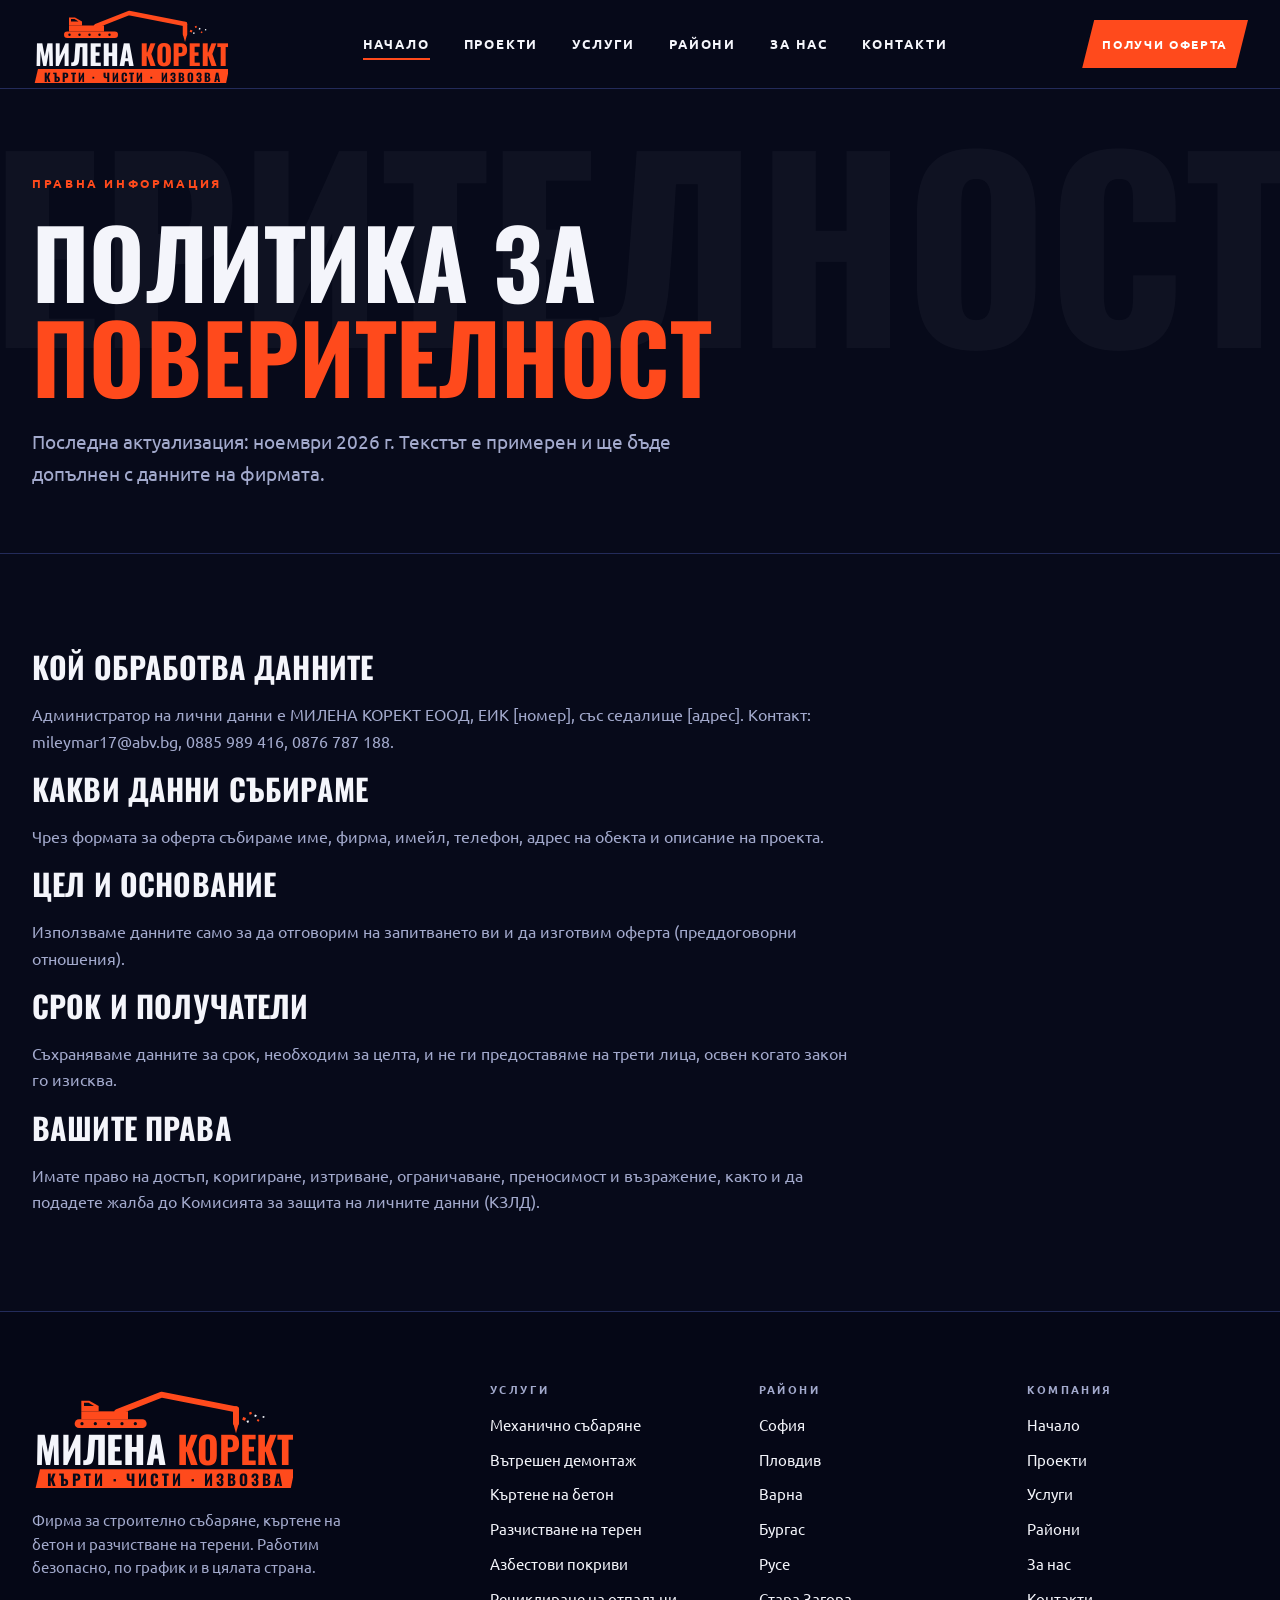
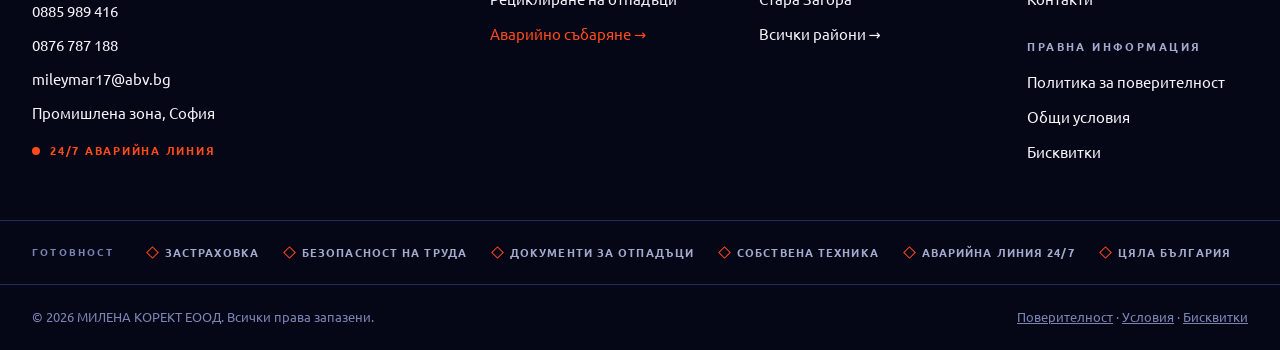
<file: politika-za-poveritelnost/index.html>
<!doctype html>
<html lang="bg">
<head>
<meta charset="utf-8">
<meta name="viewport" content="width=device-width, initial-scale=1, viewport-fit=cover">
<title>Политика за поверителност | Милена Корект</title>
<meta name="description" content="Как Милена Корект събира и използва лични данни чрез формата за оферта, правното основание, срокове и вашите права по GDPR.">
<meta name="robots" content="index, follow, max-image-preview:large, max-snippet:-1, max-video-preview:-1">
<link rel="canonical" href="https://smashbg.bg/politika-za-poveritelnost/">
<link rel="alternate" hreflang="bg" href="https://smashbg.bg/politika-za-poveritelnost/">
<link rel="alternate" hreflang="x-default" href="https://smashbg.bg/politika-za-poveritelnost/">
<meta name="author" content="МИЛЕНА КОРЕКТ ЕООД">
<meta name="theme-color" content="#070a1a">
<meta name="geo.region" content="BG">
<meta name="geo.placename" content="България">
<meta property="og:type" content="website">
<meta property="og:locale" content="bg_BG">
<meta property="og:site_name" content="Милена Корект">
<meta property="og:title" content="Политика за поверителност | Милена Корект">
<meta property="og:description" content="Как Милена Корект събира и използва лични данни чрез формата за оферта, правното основание, срокове и вашите права по GDPR.">
<meta property="og:url" content="https://smashbg.bg/politika-za-poveritelnost/">
<meta property="og:image" content="https://smashbg.bg/assets/og-image.jpg">
<meta property="og:image:width" content="1200">
<meta property="og:image:height" content="630">
<meta property="og:image:alt" content="Милена Корект – багер къса бетонна конструкция при събаряне">
<meta name="twitter:card" content="summary_large_image">
<meta name="twitter:title" content="Политика за поверителност | Милена Корект">
<meta name="twitter:description" content="Как Милена Корект събира и използва лични данни чрез формата за оферта, правното основание, срокове и вашите права по GDPR.">
<meta name="twitter:image" content="https://smashbg.bg/assets/og-image.jpg">
<meta name="twitter:image:alt" content="Милена Корект – багер къса бетонна конструкция при събаряне">
<link rel="icon" href="../favicon.ico" sizes="any">
<link rel="icon" href="../assets/favicon.svg" type="image/svg+xml">
<link rel="icon" href="../assets/favicon-32.png" type="image/png" sizes="32x32">
<link rel="apple-touch-icon" href="../assets/apple-touch-icon.png">
<link rel="manifest" href="../site.webmanifest">
<link rel="preconnect" href="https://fonts.googleapis.com">
<link rel="preconnect" href="https://fonts.gstatic.com" crossorigin>
<link rel="stylesheet" href="https://fonts.googleapis.com/css2?family=Oswald:wght@500;700&family=Ubuntu:wght@400;500;700&display=swap">
<link rel="stylesheet" href="../css/style.css">
<script type="application/ld+json">{"@context":"https://schema.org","@graph":[{"@type":["LocalBusiness","GeneralContractor"],"@id":"https://smashbg.bg/#business","name":"Милена Корект","legalName":"МИЛЕНА КОРЕКТ ЕООД","url":"https://smashbg.bg/","description":"Милена Корект: строително събаряне, къртене на бетон, вътрешен демонтаж и разчистване на терени в цяла България. Безплатен оглед, аварийна линия 24/7.","image":"https://smashbg.bg/assets/og-image.jpg","logo":{"@type":"ImageObject","url":"https://smashbg.bg/assets/icon-512.png","width":512,"height":512},"telephone":"+359885989416","email":"mileymar17@abv.bg","address":{"@type":"PostalAddress","addressLocality":"София","addressCountry":"BG"},"areaServed":{"@type":"Country","name":"България"},"contactPoint":[{"@type":"ContactPoint","telephone":"+359885989416","email":"mileymar17@abv.bg","contactType":"customer service","areaServed":"BG","availableLanguage":"bg"},{"@type":"ContactPoint","telephone":"+359876787188","email":"mileymar17@abv.bg","contactType":"customer service","areaServed":"BG","availableLanguage":"bg"}],"openingHoursSpecification":[{"@type":"OpeningHoursSpecification","dayOfWeek":["Monday","Tuesday","Wednesday","Thursday","Friday"],"opens":"08:00","closes":"17:00"},{"@type":"OpeningHoursSpecification","dayOfWeek":"Saturday","opens":"09:00","closes":"13:00"}],"knowsAbout":["строително събаряне","къртене на бетон","вътрешен демонтаж","разчистване на терени","демонтаж на азбестови покриви","рециклиране на строителни отпадъци"]},{"@type":"WebSite","@id":"https://smashbg.bg/#website","url":"https://smashbg.bg/","name":"Милена Корект","inLanguage":"bg","publisher":{"@id":"https://smashbg.bg/#business"}},{"@type":"WebPage","@id":"https://smashbg.bg/politika-za-poveritelnost/#webpage","url":"https://smashbg.bg/politika-za-poveritelnost/","name":"Политика за поверителност | Милена Корект","description":"Как Милена Корект събира и използва лични данни чрез формата за оферта, правното основание, срокове и вашите права по GDPR.","inLanguage":"bg","isPartOf":{"@id":"https://smashbg.bg/#website"},"about":{"@id":"https://smashbg.bg/#business"},"primaryImageOfPage":{"@type":"ImageObject","url":"https://smashbg.bg/assets/og-image.jpg","width":1200,"height":630},"breadcrumb":{"@id":"https://smashbg.bg/politika-za-poveritelnost/#breadcrumb"}},{"@type":"BreadcrumbList","@id":"https://smashbg.bg/politika-za-poveritelnost/#breadcrumb","itemListElement":[{"@type":"ListItem","position":1,"name":"Начало","item":"https://smashbg.bg/"},{"@type":"ListItem","position":2,"name":"Политика за поверителност","item":"https://smashbg.bg/politika-za-poveritelnost/"}]}]}</script>
</head>
<body data-page="privacy">
<svg width="0" height="0" style="position:absolute" aria-hidden="true" focusable="false">
  <defs>
    <symbol id="logo" viewBox="-2 -10 392 156">
<g fill="#ff4a1c">
  <rect x="60" y="33" width="108" height="13" rx="6.5"></rect>
  <path d="M70 21V5h12l14 8v8z"></path>
  <rect x="70" y="21" width="70" height="12"></rect>
</g>
<g fill="#070a1a">
  <path d="M74 8h7l8 5H74z"></path>
  <circle cx="71" cy="39.5" r="2.4"></circle><circle cx="91" cy="39.5" r="2.4"></circle><circle cx="111" cy="39.5" r="2.4"></circle><circle cx="131" cy="39.5" r="2.4"></circle><circle cx="151" cy="39.5" r="2.4"></circle>
</g>
<g fill="none" stroke="#ff4a1c" stroke-width="9" stroke-linecap="round" stroke-linejoin="round">
  <path d="M124 22 L190 -4 L302 18"></path>
  <path d="M302 18 V38"></path>
</g>
<path fill="#ff4a1c" d="M297.5 38h9L302 54z"></path>
<g fill="#ff4a1c"><rect x="312" y="30" width="4.5" height="4.5" transform="rotate(20 314 32)"></rect><rect x="322" y="22" width="3.5" height="3.5" transform="rotate(-15 324 24)"></rect><rect x="334" y="33" width="3" height="3" transform="rotate(30 335 34)"></rect></g>
<g fill="#f4f5fb"><rect x="318" y="35" width="3" height="3" transform="rotate(-20 319 36)"></rect><rect x="330" y="26" width="3" height="3" transform="rotate(25 331 27)"></rect><rect x="342" y="28" width="2.6" height="2.6" transform="rotate(12 343 29)"></rect></g>
<text x="195" y="102" text-anchor="middle" font-family="Oswald, Impact, 'Arial Narrow', sans-serif" font-weight="700" font-size="56" textLength="388" lengthAdjust="spacingAndGlyphs"><tspan fill="#f4f5fb">МИЛЕНА </tspan><tspan fill="#ff4a1c">КОРЕКТ</tspan></text>
<path fill="#ff4a1c" d="M8 108H390 L383 142H0Z"></path>
<text x="195" y="133.5" text-anchor="middle" font-family="Oswald, Impact, 'Arial Narrow', sans-serif" font-weight="700" font-size="23" fill="#070a1a" textLength="352" lengthAdjust="spacing">КЪРТИ  ·  ЧИСТИ  ·  ИЗВОЗВА</text></symbol>
  </defs>
</svg>

<header class="site-h">
  <div class="wrap">
    <a class="brand" href="../" aria-label="Милена Корект – начало">
      <svg class="logo" viewBox="-2 -10 392 156" role="img" aria-label="Милена Корект – кърти, чисти, извозва"><use href="#logo"></use></svg>
    </a>
    <nav class="nav" id="nav" aria-label="Основна навигация">
      <a href="../" data-route="home" aria-current="page">Начало</a>
      <a href="../proekti/" data-route="projects">Проекти</a>
      <a href="../uslugi/" data-route="services">Услуги</a>
      <a href="../rayoni/" data-route="areas">Райони</a>
      <a href="../za-nas/" data-route="about">За нас</a>
      <a href="../kontakti/" data-route="contact">Контакти</a>
      <a class="btn sm nav-cta" href="../kontakti/">Получи оферта</a>
    </nav>
    <div class="h-right">
      <a class="btn sm h-cta" href="../kontakti/">Получи оферта</a>
      <button class="burger" id="burger" aria-label="Меню" aria-expanded="false" aria-controls="nav">
        <svg viewBox="0 0 24 24" fill="none" stroke="currentColor" stroke-width="2" stroke-linecap="round"><path d="M3 6h18M3 12h18M3 18h18"></path></svg>
      </button>
    </div>
  </div>
</header>

<main id="main">
<section class="page" id="p-privacy"><div class="p-hero" data-ghost="Поверителност"><div class="wrap" style="grid-template-columns:1fr"><div class="copy"><span class="eyebrow">Правна информация</span><h1>Политика за<br><em>поверителност</em></h1><p class="lead">Последна актуализация: ноември 2026 г. Текстът е примерен и ще бъде допълнен с данните на фирмата.</p></div></div></div>
<section class="sec"><div class="wrap"><div class="prose" style="max-width:820px"><h3>Кой обработва данните</h3><p>Администратор на лични данни е МИЛЕНА КОРЕКТ ЕООД, ЕИК [номер], със седалище [адрес]. Контакт: mileymar17@abv.bg, 0885 989 416, 0876 787 188.</p>
<h3>Какви данни събираме</h3><p>Чрез формата за оферта събираме име, фирма, имейл, телефон, адрес на обекта и описание на проекта.</p>
<h3>Цел и основание</h3><p>Използваме данните само за да отговорим на запитването ви и да изготвим оферта (преддоговорни отношения).</p>
<h3>Срок и получатели</h3><p>Съхраняваме данните за срок, необходим за целта, и не ги предоставяме на трети лица, освен когато закон го изисква.</p>
<h3>Вашите права</h3><p>Имате право на достъп, коригиране, изтриване, ограничаване, преносимост и възражение, както и да подадете жалба до Комисията за защита на личните данни (КЗЛД).</p></div></div></section></section>
</main>

<footer class="site-f">
  <div class="wrap f-top">
    <div class="f-about">
      <a class="brand" href="../" aria-label="Милена Корект – начало">
        <svg class="logo" viewBox="-2 -10 392 156" role="img" aria-label="Милена Корект – кърти, чисти, извозва"><use href="#logo"></use></svg>
      </a>
      <p>Фирма за строително събаряне, къртене на бетон и разчистване на терени. Работим безопасно, по график и в цялата страна.</p>
      <div class="f-contact"><a href="tel:+359885989416">0885 989 416</a><a href="tel:+359876787188">0876 787 188</a><a href="mailto:mileymar17@abv.bg">mileymar17@abv.bg</a><span>Промишлена зона, София</span></div>
      <span class="live">24/7 аварийна линия</span>
    </div>
    <div class="f-col"><h5>Услуги</h5><ul>
      <li><a href="../uslugi/">Механично събаряне</a></li>
      <li><a href="../uslugi/">Вътрешен демонтаж</a></li>
      <li><a href="../uslugi/">Къртене на бетон</a></li>
      <li><a href="../uslugi/">Разчистване на терен</a></li>
      <li><a href="../azbestovi-pokrivi/">Азбестови покриви</a></li>
      <li><a href="../uslugi/">Рециклиране на отпадъци</a></li>
      <li><a href="../avariyno-sabaryane/" style="color:var(--accent)">Аварийно събаряне →</a></li>
    </ul></div>
    <div class="f-col"><h5>Райони</h5><ul>
      <li><a href="../rayoni/">София</a></li><li><a href="../rayoni/">Пловдив</a></li><li><a href="../rayoni/">Варна</a></li><li><a href="../rayoni/">Бургас</a></li><li><a href="../rayoni/">Русе</a></li><li><a href="../rayoni/">Стара Загора</a></li><li><a href="../rayoni/">Всички райони →</a></li>
    </ul></div>
    <div class="f-col"><h5>Компания</h5><ul>
      <li><a href="../">Начало</a></li>
      <li><a href="../proekti/">Проекти</a></li>
      <li><a href="../uslugi/">Услуги</a></li>
      <li><a href="../rayoni/">Райони</a></li>
      <li><a href="../za-nas/">За нас</a></li>
      <li><a href="../kontakti/">Контакти</a></li>
    </ul>
    <h5 style="margin-top:30px">Правна информация</h5><ul>
      <li><a href="../politika-za-poveritelnost/">Политика за поверителност</a></li><li><a href="../obshti-usloviya/">Общи условия</a></li><li><a href="../biskvitki/">Бисквитки</a></li>
    </ul></div>
  </div>
  <div class="f-acc"><div class="wrap"><small>Готовност</small>
    <span>Застраховка</span><span>Безопасност на труда</span><span>Документи за отпадъци</span><span>Собствена техника</span><span>Аварийна линия 24/7</span><span>Цяла България</span>
  </div></div>
  <div class="f-bot"><div class="wrap"><span>© 2026 МИЛЕНА КОРЕКТ ЕООД. Всички права запазени.</span><span><a href="../politika-za-poveritelnost/">Поверителност</a> · <a href="../obshti-usloviya/">Условия</a> · <a href="../biskvitki/">Бисквитки</a></span></div></div>
</footer>

<script src="../js/main.js" defer></script>
</body>
</html>
</file>
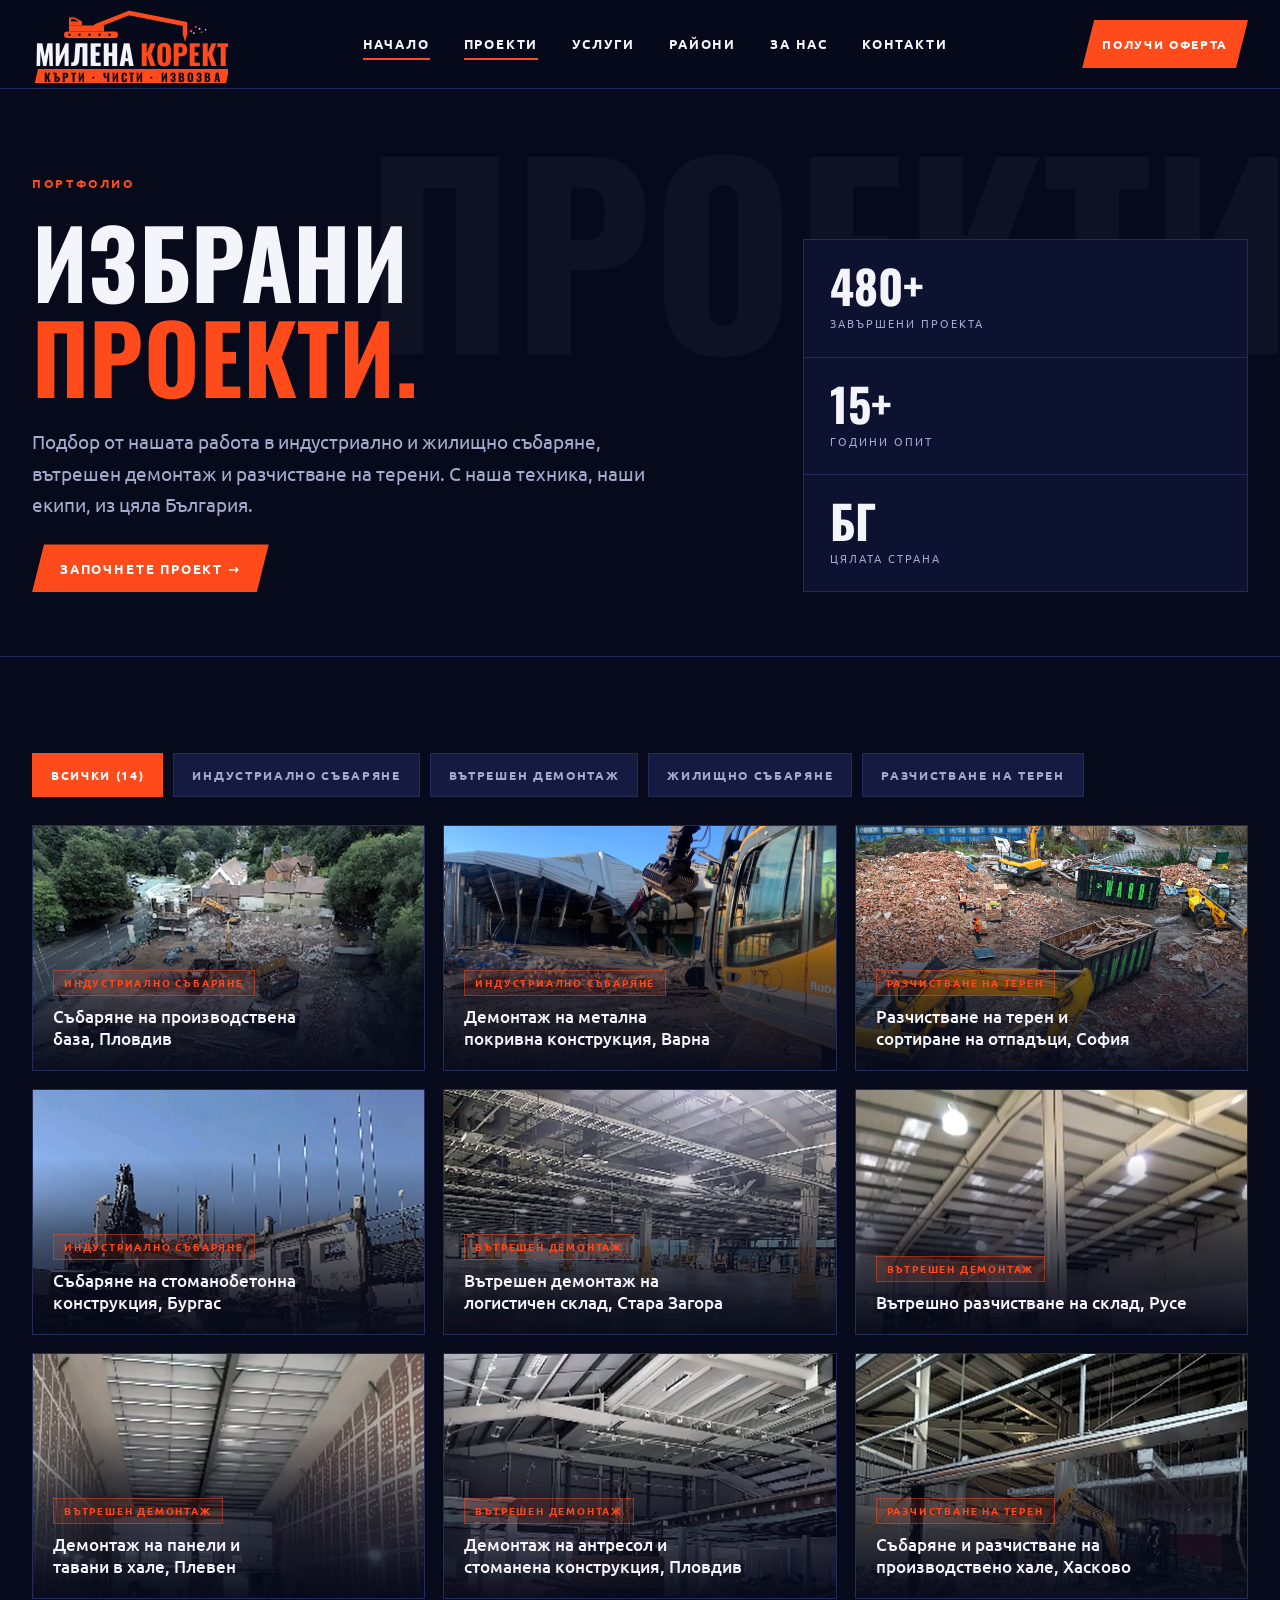
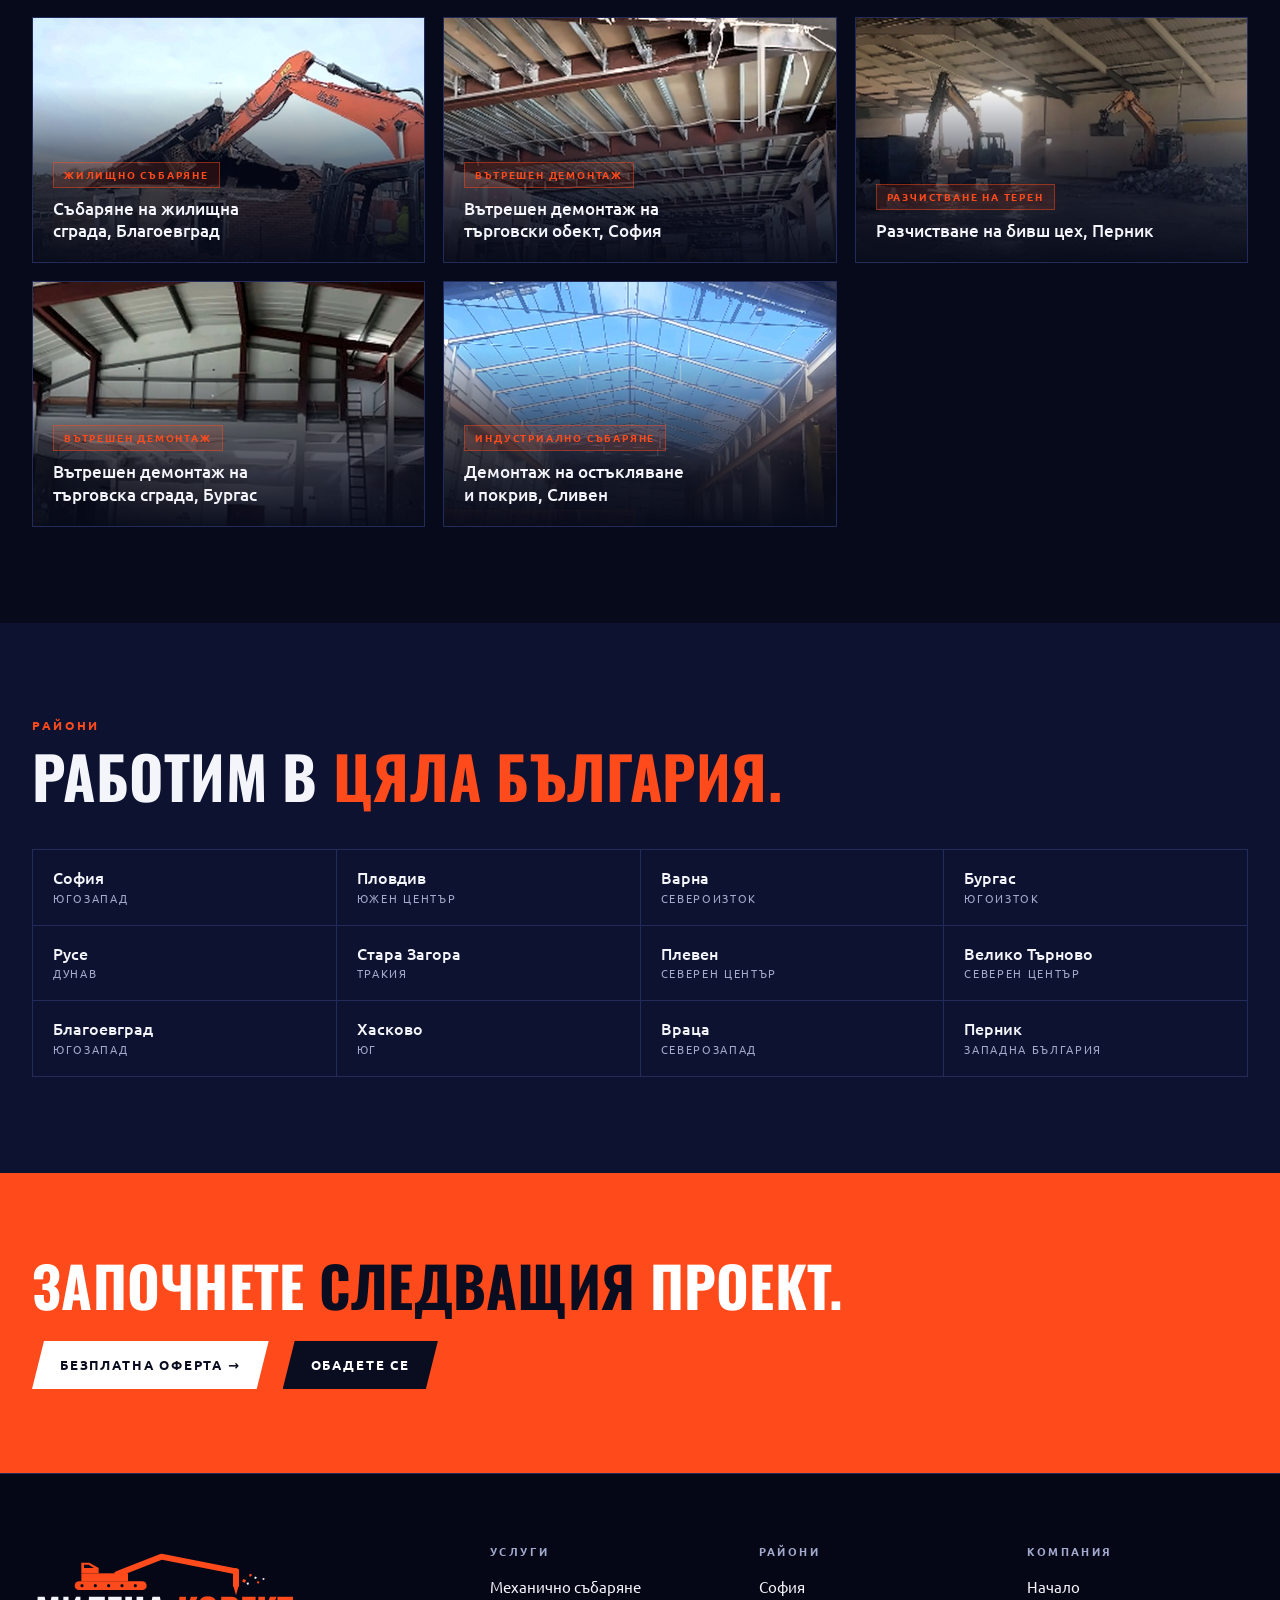
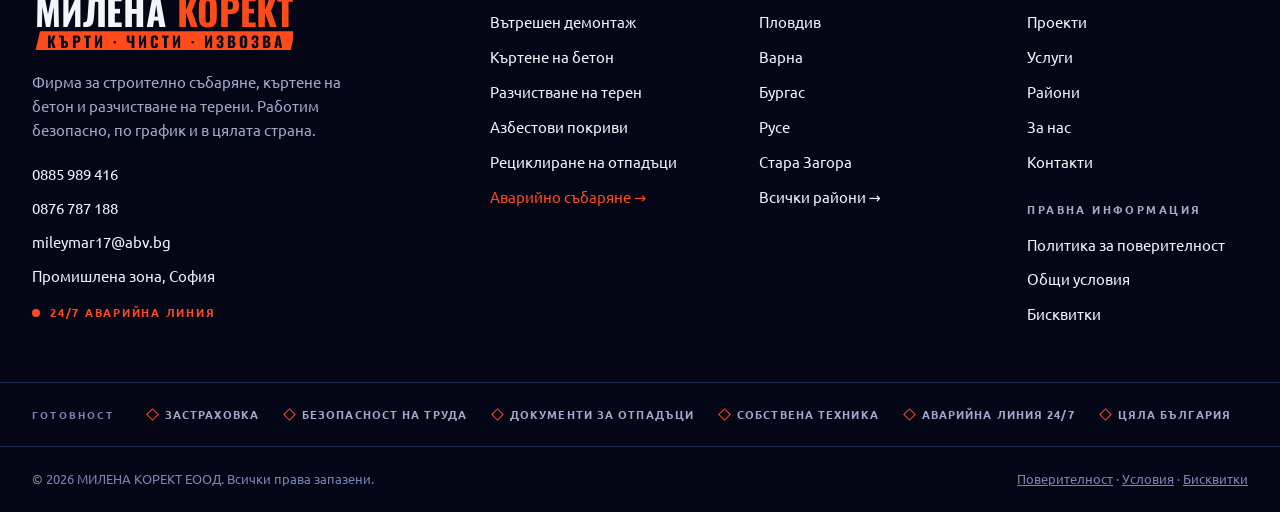
<file: proekti/index.html>
<!doctype html>
<html lang="bg">
<head>
<meta charset="utf-8">
<meta name="viewport" content="width=device-width, initial-scale=1, viewport-fit=cover">
<title>Проекти по събаряне и демонтаж | Милена Корект</title>
<meta name="description" content="Избрани проекти на Милена Корект: събаряне на хала и сгради, вътрешен демонтаж на складове и разчистване на терени в Пловдив, Варна, Бургас, София и други градове.">
<meta name="robots" content="index, follow, max-image-preview:large, max-snippet:-1, max-video-preview:-1">
<link rel="canonical" href="https://smashbg.bg/proekti/">
<link rel="alternate" hreflang="bg" href="https://smashbg.bg/proekti/">
<link rel="alternate" hreflang="x-default" href="https://smashbg.bg/proekti/">
<meta name="author" content="МИЛЕНА КОРЕКТ ЕООД">
<meta name="theme-color" content="#070a1a">
<meta name="geo.region" content="BG">
<meta name="geo.placename" content="България">
<meta property="og:type" content="website">
<meta property="og:locale" content="bg_BG">
<meta property="og:site_name" content="Милена Корект">
<meta property="og:title" content="Проекти по събаряне и демонтаж | Милена Корект">
<meta property="og:description" content="Избрани проекти на Милена Корект: събаряне на хала и сгради, вътрешен демонтаж на складове и разчистване на терени в Пловдив, Варна, Бургас, София и други градове.">
<meta property="og:url" content="https://smashbg.bg/proekti/">
<meta property="og:image" content="https://smashbg.bg/assets/og-image.jpg">
<meta property="og:image:width" content="1200">
<meta property="og:image:height" content="630">
<meta property="og:image:alt" content="Милена Корект – багер къса бетонна конструкция при събаряне">
<meta name="twitter:card" content="summary_large_image">
<meta name="twitter:title" content="Проекти по събаряне и демонтаж | Милена Корект">
<meta name="twitter:description" content="Избрани проекти на Милена Корект: събаряне на хала и сгради, вътрешен демонтаж на складове и разчистване на терени в Пловдив, Варна, Бургас, София и други градове.">
<meta name="twitter:image" content="https://smashbg.bg/assets/og-image.jpg">
<meta name="twitter:image:alt" content="Милена Корект – багер къса бетонна конструкция при събаряне">
<link rel="icon" href="../favicon.ico" sizes="any">
<link rel="icon" href="../assets/favicon.svg" type="image/svg+xml">
<link rel="icon" href="../assets/favicon-32.png" type="image/png" sizes="32x32">
<link rel="apple-touch-icon" href="../assets/apple-touch-icon.png">
<link rel="manifest" href="../site.webmanifest">
<link rel="preconnect" href="https://fonts.googleapis.com">
<link rel="preconnect" href="https://fonts.gstatic.com" crossorigin>
<link rel="stylesheet" href="https://fonts.googleapis.com/css2?family=Oswald:wght@500;700&family=Ubuntu:wght@400;500;700&display=swap">
<link rel="stylesheet" href="../css/style.css">
<script type="application/ld+json">{"@context":"https://schema.org","@graph":[{"@type":["LocalBusiness","GeneralContractor"],"@id":"https://smashbg.bg/#business","name":"Милена Корект","legalName":"МИЛЕНА КОРЕКТ ЕООД","url":"https://smashbg.bg/","description":"Милена Корект: строително събаряне, къртене на бетон, вътрешен демонтаж и разчистване на терени в цяла България. Безплатен оглед, аварийна линия 24/7.","image":"https://smashbg.bg/assets/og-image.jpg","logo":{"@type":"ImageObject","url":"https://smashbg.bg/assets/icon-512.png","width":512,"height":512},"telephone":"+359885989416","email":"mileymar17@abv.bg","address":{"@type":"PostalAddress","addressLocality":"София","addressCountry":"BG"},"areaServed":{"@type":"Country","name":"България"},"contactPoint":[{"@type":"ContactPoint","telephone":"+359885989416","email":"mileymar17@abv.bg","contactType":"customer service","areaServed":"BG","availableLanguage":"bg"},{"@type":"ContactPoint","telephone":"+359876787188","email":"mileymar17@abv.bg","contactType":"customer service","areaServed":"BG","availableLanguage":"bg"}],"openingHoursSpecification":[{"@type":"OpeningHoursSpecification","dayOfWeek":["Monday","Tuesday","Wednesday","Thursday","Friday"],"opens":"08:00","closes":"17:00"},{"@type":"OpeningHoursSpecification","dayOfWeek":"Saturday","opens":"09:00","closes":"13:00"}],"knowsAbout":["строително събаряне","къртене на бетон","вътрешен демонтаж","разчистване на терени","демонтаж на азбестови покриви","рециклиране на строителни отпадъци"]},{"@type":"WebSite","@id":"https://smashbg.bg/#website","url":"https://smashbg.bg/","name":"Милена Корект","inLanguage":"bg","publisher":{"@id":"https://smashbg.bg/#business"}},{"@type":"WebPage","@id":"https://smashbg.bg/proekti/#webpage","url":"https://smashbg.bg/proekti/","name":"Проекти по събаряне и демонтаж | Милена Корект","description":"Избрани проекти на Милена Корект: събаряне на хала и сгради, вътрешен демонтаж на складове и разчистване на терени в Пловдив, Варна, Бургас, София и други градове.","inLanguage":"bg","isPartOf":{"@id":"https://smashbg.bg/#website"},"about":{"@id":"https://smashbg.bg/#business"},"primaryImageOfPage":{"@type":"ImageObject","url":"https://smashbg.bg/assets/og-image.jpg","width":1200,"height":630},"breadcrumb":{"@id":"https://smashbg.bg/proekti/#breadcrumb"}},{"@type":"BreadcrumbList","@id":"https://smashbg.bg/proekti/#breadcrumb","itemListElement":[{"@type":"ListItem","position":1,"name":"Начало","item":"https://smashbg.bg/"},{"@type":"ListItem","position":2,"name":"Проекти","item":"https://smashbg.bg/proekti/"}]}]}</script>
</head>
<body data-page="projects">
<svg width="0" height="0" style="position:absolute" aria-hidden="true" focusable="false">
  <defs>
    <symbol id="logo" viewBox="-2 -10 392 156">
<g fill="#ff4a1c">
  <rect x="60" y="33" width="108" height="13" rx="6.5"></rect>
  <path d="M70 21V5h12l14 8v8z"></path>
  <rect x="70" y="21" width="70" height="12"></rect>
</g>
<g fill="#070a1a">
  <path d="M74 8h7l8 5H74z"></path>
  <circle cx="71" cy="39.5" r="2.4"></circle><circle cx="91" cy="39.5" r="2.4"></circle><circle cx="111" cy="39.5" r="2.4"></circle><circle cx="131" cy="39.5" r="2.4"></circle><circle cx="151" cy="39.5" r="2.4"></circle>
</g>
<g fill="none" stroke="#ff4a1c" stroke-width="9" stroke-linecap="round" stroke-linejoin="round">
  <path d="M124 22 L190 -4 L302 18"></path>
  <path d="M302 18 V38"></path>
</g>
<path fill="#ff4a1c" d="M297.5 38h9L302 54z"></path>
<g fill="#ff4a1c"><rect x="312" y="30" width="4.5" height="4.5" transform="rotate(20 314 32)"></rect><rect x="322" y="22" width="3.5" height="3.5" transform="rotate(-15 324 24)"></rect><rect x="334" y="33" width="3" height="3" transform="rotate(30 335 34)"></rect></g>
<g fill="#f4f5fb"><rect x="318" y="35" width="3" height="3" transform="rotate(-20 319 36)"></rect><rect x="330" y="26" width="3" height="3" transform="rotate(25 331 27)"></rect><rect x="342" y="28" width="2.6" height="2.6" transform="rotate(12 343 29)"></rect></g>
<text x="195" y="102" text-anchor="middle" font-family="Oswald, Impact, 'Arial Narrow', sans-serif" font-weight="700" font-size="56" textLength="388" lengthAdjust="spacingAndGlyphs"><tspan fill="#f4f5fb">МИЛЕНА </tspan><tspan fill="#ff4a1c">КОРЕКТ</tspan></text>
<path fill="#ff4a1c" d="M8 108H390 L383 142H0Z"></path>
<text x="195" y="133.5" text-anchor="middle" font-family="Oswald, Impact, 'Arial Narrow', sans-serif" font-weight="700" font-size="23" fill="#070a1a" textLength="352" lengthAdjust="spacing">КЪРТИ  ·  ЧИСТИ  ·  ИЗВОЗВА</text></symbol>
  </defs>
</svg>

<header class="site-h">
  <div class="wrap">
    <a class="brand" href="../" aria-label="Милена Корект – начало">
      <svg class="logo" viewBox="-2 -10 392 156" role="img" aria-label="Милена Корект – кърти, чисти, извозва"><use href="#logo"></use></svg>
    </a>
    <nav class="nav" id="nav" aria-label="Основна навигация">
      <a href="../" data-route="home" aria-current="page">Начало</a>
      <a href="../proekti/" data-route="projects" aria-current="page">Проекти</a>
      <a href="../uslugi/" data-route="services">Услуги</a>
      <a href="../rayoni/" data-route="areas">Райони</a>
      <a href="../za-nas/" data-route="about">За нас</a>
      <a href="../kontakti/" data-route="contact">Контакти</a>
      <a class="btn sm nav-cta" href="../kontakti/">Получи оферта</a>
    </nav>
    <div class="h-right">
      <a class="btn sm h-cta" href="../kontakti/">Получи оферта</a>
      <button class="burger" id="burger" aria-label="Меню" aria-expanded="false" aria-controls="nav">
        <svg viewBox="0 0 24 24" fill="none" stroke="currentColor" stroke-width="2" stroke-linecap="round"><path d="M3 6h18M3 12h18M3 18h18"></path></svg>
      </button>
    </div>
  </div>
</header>

<main id="main">
<section class="page" id="p-projects">
  <div class="p-hero" data-ghost="Проекти">
    <div class="wrap">
      <div class="copy">
        <span class="eyebrow">Портфолио</span>
        <h1>Избрани<br><em>проекти.</em></h1>
        <p class="lead">Подбор от нашата работа в индустриално и жилищно събаряне, вътрешен демонтаж и разчистване на терени. С наша техника, наши екипи, из цяла България.</p>
        <div class="btn-row"><a class="btn" href="../kontakti/">Започнете проект →</a></div>
      </div>
      <aside class="hero-panel" aria-label="Накратко" style="background:var(--ink-2)">
        <div><b>480+</b><span>Завършени проекта</span></div>
        <div><b>15+</b><span>Години опит</span></div>
        <div><b>БГ</b><span>Цялата страна</span></div>
      </aside>
    </div>
  </div>
  <section class="sec">
    <div class="wrap">
      <div class="filters" id="filters" role="group" aria-label="Филтър по вид работа"><button type="button" class="chip" data-f="all" aria-pressed="true">Всички (14)</button><button type="button" class="chip" data-f="ind" aria-pressed="false">Индустриално събаряне</button><button type="button" class="chip" data-f="strip" aria-pressed="false">Вътрешен демонтаж</button><button type="button" class="chip" data-f="res" aria-pressed="false">Жилищно събаряне</button><button type="button" class="chip" data-f="clear" aria-pressed="false">Разчистване на терен</button></div>
      <div class="proj-grid" id="all-proj"><figure class="proj" style="margin:0" data-c="ind"><img alt="Въздушна снимка на обект за събаряне сред зеленина" loading="lazy" src="../assets/img/aerial.jpg" width="1440" height="706"><figcaption class="cap"><span class="chip-tag">Индустриално събаряне</span><h4>Събаряне на производствена база, Пловдив</h4></figcaption></figure><figure class="proj" style="margin:0" data-c="ind"><img alt="Багер с грайфер къса метално хале" loading="lazy" src="../assets/img/grapple.jpg" width="1600" height="1200"><figcaption class="cap"><span class="chip-tag">Индустриално събаряне</span><h4>Демонтаж на метална покривна конструкция, Варна</h4></figcaption></figure><figure class="proj" style="margin:0" data-c="clear"><img alt="Купища натрошени тухли и контейнер на обект" loading="lazy" src="../assets/img/rubble.jpg" width="1500" height="1125"><figcaption class="cap"><span class="chip-tag">Разчистване на терен</span><h4>Разчистване на терен и сортиране на отпадъци, София</h4></figcaption></figure><figure class="proj" style="margin:0" data-c="ind"><img alt="Багер къса бетонна конструкция" loading="lazy" src="../assets/img/frame.jpg" width="1440" height="644"><figcaption class="cap"><span class="chip-tag">Индустриално събаряне</span><h4>Събаряне на стоманобетонна конструкция, Бургас</h4></figcaption></figure><figure class="proj" style="margin:0" data-c="strip"><img alt="Огромно хале с метални ферми" loading="lazy" src="../assets/img/stakehill.jpg" width="1440" height="702"><figcaption class="cap"><span class="chip-tag">Вътрешен демонтаж</span><h4>Вътрешен демонтаж на логистичен склад, Стара Загора</h4></figcaption></figure><figure class="proj" style="margin:0" data-c="strip"><img alt="Вътрешност на хале с метална конструкция" loading="lazy" src="../assets/img/kent.jpg" width="1440" height="634"><figcaption class="cap"><span class="chip-tag">Вътрешен демонтаж</span><h4>Вътрешно разчистване на склад, Русе</h4></figcaption></figure><figure class="proj" style="margin:0" data-c="strip"><img alt="Празно хале със стенни панели" loading="lazy" src="../assets/img/edinburgh.jpg" width="1440" height="664"><figcaption class="cap"><span class="chip-tag">Вътрешен демонтаж</span><h4>Демонтаж на панели и тавани в хале, Плевен</h4></figcaption></figure><figure class="proj" style="margin:0" data-c="strip"><img alt="Стоманена конструкция в хале по време на демонтаж" loading="lazy" src="../assets/img/mezz.jpg" width="1440" height="702"><figcaption class="cap"><span class="chip-tag">Вътрешен демонтаж</span><h4>Демонтаж на антресол и стоманена конструкция, Пловдив</h4></figcaption></figure><figure class="proj" style="margin:0" data-c="clear"><img alt="Вътрешност на хале с тръби и конструкция" loading="lazy" src="../assets/img/ponty.jpg" width="1440" height="660"><figcaption class="cap"><span class="chip-tag">Разчистване на терен</span><h4>Събаряне и разчистване на производствено хале, Хасково</h4></figcaption></figure><figure class="proj" style="margin:0" data-c="res"><img alt="Оранжев багер събаря къща" loading="lazy" src="../assets/img/telford.jpg" width="1440" height="662"><figcaption class="cap"><span class="chip-tag">Жилищно събаряне</span><h4>Събаряне на жилищна сграда, Благоевград</h4></figcaption></figure><figure class="proj" style="margin:0" data-c="strip"><img alt="Оголени тавани и стоманени греди" loading="lazy" src="../assets/img/glasgow.jpg" width="1440" height="660"><figcaption class="cap"><span class="chip-tag">Вътрешен демонтаж</span><h4>Вътрешен демонтаж на търговски обект, София</h4></figcaption></figure><figure class="proj" style="margin:0" data-c="clear"><img alt="Два багера работят в голямо хале" loading="lazy" src="../assets/img/toys.jpg" width="1440" height="650"><figcaption class="cap"><span class="chip-tag">Разчистване на терен</span><h4>Разчистване на бивш цех, Перник</h4></figcaption></figure><figure class="proj" style="margin:0" data-c="strip"><img alt="Празна вътрешност на хале със стоманена конструкция" loading="lazy" src="../assets/img/pizza.jpg" width="1440" height="652"><figcaption class="cap"><span class="chip-tag">Вътрешен демонтаж</span><h4>Вътрешен демонтаж на търговска сграда, Бургас</h4></figcaption></figure><figure class="proj" style="margin:0" data-c="ind"><img alt="Стъклен покрив над стоманена конструкция" loading="lazy" src="../assets/img/glass.jpg" width="1440" height="730"><figcaption class="cap"><span class="chip-tag">Индустриално събаряне</span><h4>Демонтаж на остъкляване и покрив, Сливен</h4></figcaption></figure></div>
    </div>
  </section>
  <section class="sec alt">
    <div class="wrap">
      <div class="sec-head"><div class="stack"><span class="eyebrow">Райони</span><h2>Работим в <em>цяла България.</em></h2></div></div>
      <div class="cover-grid" id="cover2"><div><b>София</b><span>Югозапад</span></div><div><b>Пловдив</b><span>Южен център</span></div><div><b>Варна</b><span>Североизток</span></div><div><b>Бургас</b><span>Югоизток</span></div><div><b>Русе</b><span>Дунав</span></div><div><b>Стара Загора</b><span>Тракия</span></div><div><b>Плевен</b><span>Северен център</span></div><div><b>Велико Търново</b><span>Северен център</span></div><div><b>Благоевград</b><span>Югозапад</span></div><div><b>Хасково</b><span>Юг</span></div><div><b>Враца</b><span>Северозапад</span></div><div><b>Перник</b><span>Западна България</span></div></div>
    </div>
  </section>
  <div class="cta">
    <div class="wrap">
      <h2>Започнете <em>следващия</em> проект.</h2>
      <div class="btn-row"><a class="btn light" href="../kontakti/">Безплатна оферта →</a><a class="btn dark" href="../kontakti/">Обадете се</a></div>
    </div>
  </div>
</section>
</main>

<footer class="site-f">
  <div class="wrap f-top">
    <div class="f-about">
      <a class="brand" href="../" aria-label="Милена Корект – начало">
        <svg class="logo" viewBox="-2 -10 392 156" role="img" aria-label="Милена Корект – кърти, чисти, извозва"><use href="#logo"></use></svg>
      </a>
      <p>Фирма за строително събаряне, къртене на бетон и разчистване на терени. Работим безопасно, по график и в цялата страна.</p>
      <div class="f-contact"><a href="tel:+359885989416">0885 989 416</a><a href="tel:+359876787188">0876 787 188</a><a href="mailto:mileymar17@abv.bg">mileymar17@abv.bg</a><span>Промишлена зона, София</span></div>
      <span class="live">24/7 аварийна линия</span>
    </div>
    <div class="f-col"><h5>Услуги</h5><ul>
      <li><a href="../uslugi/">Механично събаряне</a></li>
      <li><a href="../uslugi/">Вътрешен демонтаж</a></li>
      <li><a href="../uslugi/">Къртене на бетон</a></li>
      <li><a href="../uslugi/">Разчистване на терен</a></li>
      <li><a href="../azbestovi-pokrivi/">Азбестови покриви</a></li>
      <li><a href="../uslugi/">Рециклиране на отпадъци</a></li>
      <li><a href="../avariyno-sabaryane/" style="color:var(--accent)">Аварийно събаряне →</a></li>
    </ul></div>
    <div class="f-col"><h5>Райони</h5><ul>
      <li><a href="../rayoni/">София</a></li><li><a href="../rayoni/">Пловдив</a></li><li><a href="../rayoni/">Варна</a></li><li><a href="../rayoni/">Бургас</a></li><li><a href="../rayoni/">Русе</a></li><li><a href="../rayoni/">Стара Загора</a></li><li><a href="../rayoni/">Всички райони →</a></li>
    </ul></div>
    <div class="f-col"><h5>Компания</h5><ul>
      <li><a href="../">Начало</a></li>
      <li><a href="../proekti/">Проекти</a></li>
      <li><a href="../uslugi/">Услуги</a></li>
      <li><a href="../rayoni/">Райони</a></li>
      <li><a href="../za-nas/">За нас</a></li>
      <li><a href="../kontakti/">Контакти</a></li>
    </ul>
    <h5 style="margin-top:30px">Правна информация</h5><ul>
      <li><a href="../politika-za-poveritelnost/">Политика за поверителност</a></li><li><a href="../obshti-usloviya/">Общи условия</a></li><li><a href="../biskvitki/">Бисквитки</a></li>
    </ul></div>
  </div>
  <div class="f-acc"><div class="wrap"><small>Готовност</small>
    <span>Застраховка</span><span>Безопасност на труда</span><span>Документи за отпадъци</span><span>Собствена техника</span><span>Аварийна линия 24/7</span><span>Цяла България</span>
  </div></div>
  <div class="f-bot"><div class="wrap"><span>© 2026 МИЛЕНА КОРЕКТ ЕООД. Всички права запазени.</span><span><a href="../politika-za-poveritelnost/">Поверителност</a> · <a href="../obshti-usloviya/">Условия</a> · <a href="../biskvitki/">Бисквитки</a></span></div></div>
</footer>

<script src="../js/main.js" defer></script>
</body>
</html>
</file>
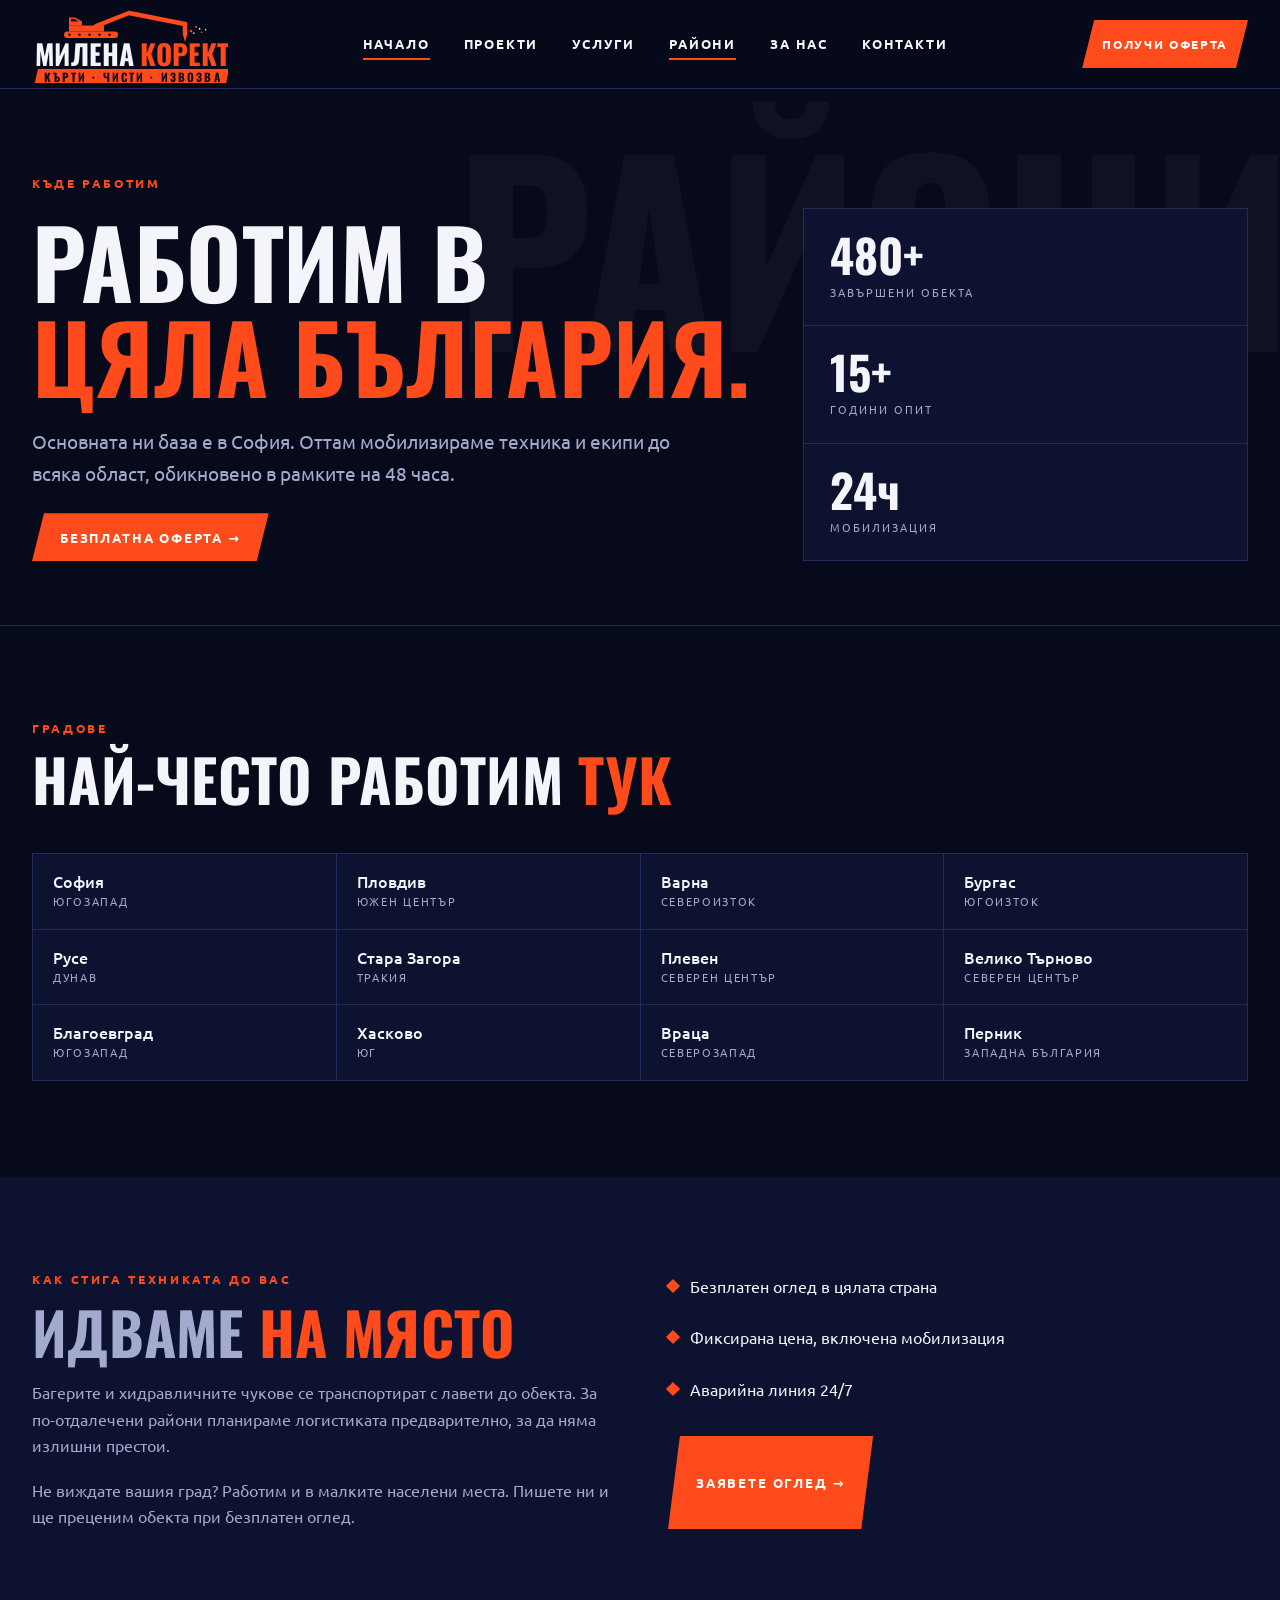
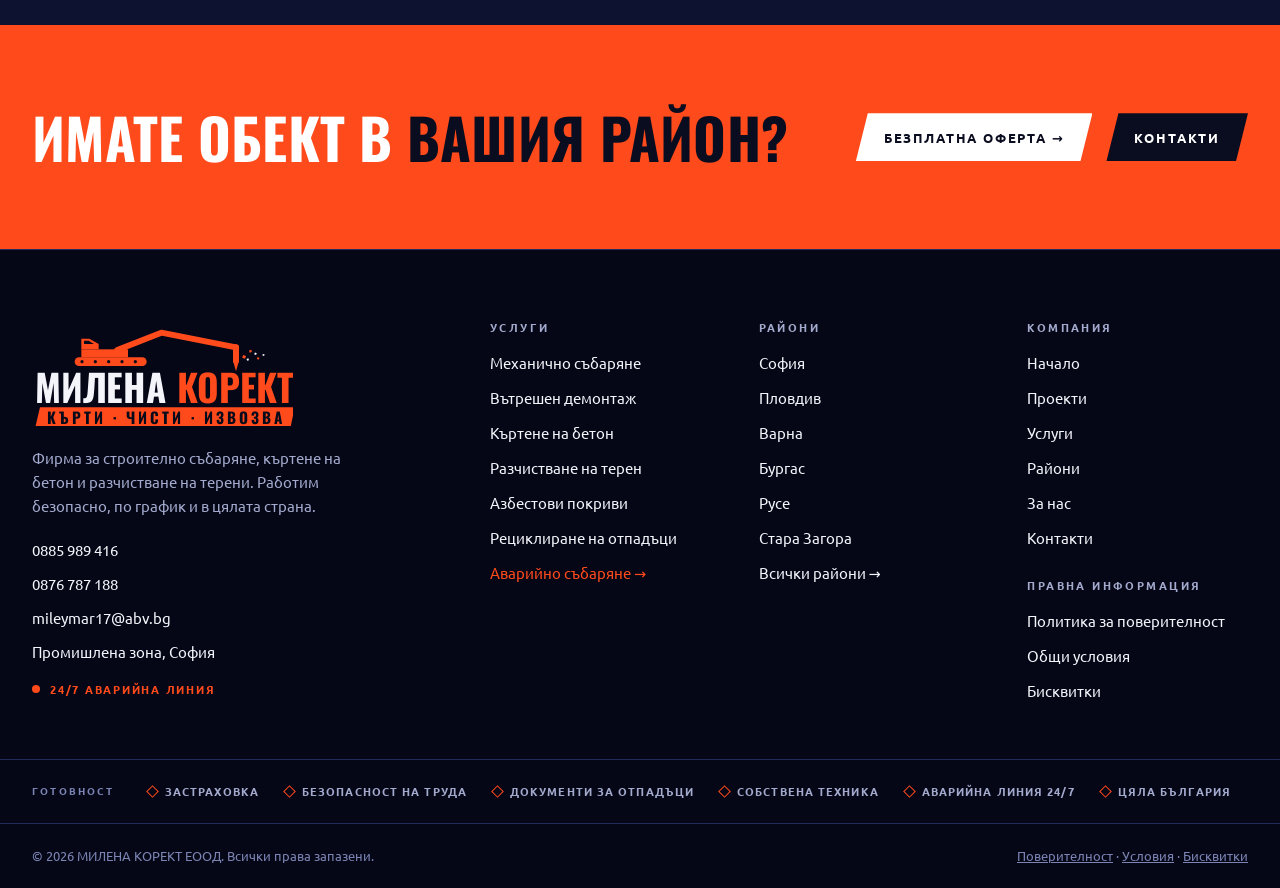
<file: rayoni/index.html>
<!doctype html>
<html lang="bg">
<head>
<meta charset="utf-8">
<meta name="viewport" content="width=device-width, initial-scale=1, viewport-fit=cover">
<title>Събаряне в цяла България: София, Пловдив, Варна | Милена Корект</title>
<meta name="description" content="Работим във всички области на България. Техника и екипи до София, Пловдив, Варна, Бургас, Русе и Стара Загора, обикновено в рамките на 48 часа.">
<meta name="robots" content="index, follow, max-image-preview:large, max-snippet:-1, max-video-preview:-1">
<link rel="canonical" href="https://smashbg.bg/rayoni/">
<link rel="alternate" hreflang="bg" href="https://smashbg.bg/rayoni/">
<link rel="alternate" hreflang="x-default" href="https://smashbg.bg/rayoni/">
<meta name="author" content="МИЛЕНА КОРЕКТ ЕООД">
<meta name="theme-color" content="#070a1a">
<meta name="geo.region" content="BG">
<meta name="geo.placename" content="България">
<meta property="og:type" content="website">
<meta property="og:locale" content="bg_BG">
<meta property="og:site_name" content="Милена Корект">
<meta property="og:title" content="Събаряне в цяла България: София, Пловдив, Варна | Милена Корект">
<meta property="og:description" content="Работим във всички области на България. Техника и екипи до София, Пловдив, Варна, Бургас, Русе и Стара Загора, обикновено в рамките на 48 часа.">
<meta property="og:url" content="https://smashbg.bg/rayoni/">
<meta property="og:image" content="https://smashbg.bg/assets/og-image.jpg">
<meta property="og:image:width" content="1200">
<meta property="og:image:height" content="630">
<meta property="og:image:alt" content="Милена Корект – багер къса бетонна конструкция при събаряне">
<meta name="twitter:card" content="summary_large_image">
<meta name="twitter:title" content="Събаряне в цяла България: София, Пловдив, Варна | Милена Корект">
<meta name="twitter:description" content="Работим във всички области на България. Техника и екипи до София, Пловдив, Варна, Бургас, Русе и Стара Загора, обикновено в рамките на 48 часа.">
<meta name="twitter:image" content="https://smashbg.bg/assets/og-image.jpg">
<meta name="twitter:image:alt" content="Милена Корект – багер къса бетонна конструкция при събаряне">
<link rel="icon" href="../favicon.ico" sizes="any">
<link rel="icon" href="../assets/favicon.svg" type="image/svg+xml">
<link rel="icon" href="../assets/favicon-32.png" type="image/png" sizes="32x32">
<link rel="apple-touch-icon" href="../assets/apple-touch-icon.png">
<link rel="manifest" href="../site.webmanifest">
<link rel="preconnect" href="https://fonts.googleapis.com">
<link rel="preconnect" href="https://fonts.gstatic.com" crossorigin>
<link rel="stylesheet" href="https://fonts.googleapis.com/css2?family=Oswald:wght@500;700&family=Ubuntu:wght@400;500;700&display=swap">
<link rel="stylesheet" href="../css/style.css">
<script type="application/ld+json">{"@context":"https://schema.org","@graph":[{"@type":["LocalBusiness","GeneralContractor"],"@id":"https://smashbg.bg/#business","name":"Милена Корект","legalName":"МИЛЕНА КОРЕКТ ЕООД","url":"https://smashbg.bg/","description":"Милена Корект: строително събаряне, къртене на бетон, вътрешен демонтаж и разчистване на терени в цяла България. Безплатен оглед, аварийна линия 24/7.","image":"https://smashbg.bg/assets/og-image.jpg","logo":{"@type":"ImageObject","url":"https://smashbg.bg/assets/icon-512.png","width":512,"height":512},"telephone":"+359885989416","email":"mileymar17@abv.bg","address":{"@type":"PostalAddress","addressLocality":"София","addressCountry":"BG"},"areaServed":{"@type":"Country","name":"България"},"contactPoint":[{"@type":"ContactPoint","telephone":"+359885989416","email":"mileymar17@abv.bg","contactType":"customer service","areaServed":"BG","availableLanguage":"bg"},{"@type":"ContactPoint","telephone":"+359876787188","email":"mileymar17@abv.bg","contactType":"customer service","areaServed":"BG","availableLanguage":"bg"}],"openingHoursSpecification":[{"@type":"OpeningHoursSpecification","dayOfWeek":["Monday","Tuesday","Wednesday","Thursday","Friday"],"opens":"08:00","closes":"17:00"},{"@type":"OpeningHoursSpecification","dayOfWeek":"Saturday","opens":"09:00","closes":"13:00"}],"knowsAbout":["строително събаряне","къртене на бетон","вътрешен демонтаж","разчистване на терени","демонтаж на азбестови покриви","рециклиране на строителни отпадъци"]},{"@type":"WebSite","@id":"https://smashbg.bg/#website","url":"https://smashbg.bg/","name":"Милена Корект","inLanguage":"bg","publisher":{"@id":"https://smashbg.bg/#business"}},{"@type":"WebPage","@id":"https://smashbg.bg/rayoni/#webpage","url":"https://smashbg.bg/rayoni/","name":"Събаряне в цяла България: София, Пловдив, Варна | Милена Корект","description":"Работим във всички области на България. Техника и екипи до София, Пловдив, Варна, Бургас, Русе и Стара Загора, обикновено в рамките на 48 часа.","inLanguage":"bg","isPartOf":{"@id":"https://smashbg.bg/#website"},"about":{"@id":"https://smashbg.bg/#business"},"primaryImageOfPage":{"@type":"ImageObject","url":"https://smashbg.bg/assets/og-image.jpg","width":1200,"height":630},"breadcrumb":{"@id":"https://smashbg.bg/rayoni/#breadcrumb"}},{"@type":"BreadcrumbList","@id":"https://smashbg.bg/rayoni/#breadcrumb","itemListElement":[{"@type":"ListItem","position":1,"name":"Начало","item":"https://smashbg.bg/"},{"@type":"ListItem","position":2,"name":"Райони","item":"https://smashbg.bg/rayoni/"}]}]}</script>
</head>
<body data-page="areas">
<svg width="0" height="0" style="position:absolute" aria-hidden="true" focusable="false">
  <defs>
    <symbol id="logo" viewBox="-2 -10 392 156">
<g fill="#ff4a1c">
  <rect x="60" y="33" width="108" height="13" rx="6.5"></rect>
  <path d="M70 21V5h12l14 8v8z"></path>
  <rect x="70" y="21" width="70" height="12"></rect>
</g>
<g fill="#070a1a">
  <path d="M74 8h7l8 5H74z"></path>
  <circle cx="71" cy="39.5" r="2.4"></circle><circle cx="91" cy="39.5" r="2.4"></circle><circle cx="111" cy="39.5" r="2.4"></circle><circle cx="131" cy="39.5" r="2.4"></circle><circle cx="151" cy="39.5" r="2.4"></circle>
</g>
<g fill="none" stroke="#ff4a1c" stroke-width="9" stroke-linecap="round" stroke-linejoin="round">
  <path d="M124 22 L190 -4 L302 18"></path>
  <path d="M302 18 V38"></path>
</g>
<path fill="#ff4a1c" d="M297.5 38h9L302 54z"></path>
<g fill="#ff4a1c"><rect x="312" y="30" width="4.5" height="4.5" transform="rotate(20 314 32)"></rect><rect x="322" y="22" width="3.5" height="3.5" transform="rotate(-15 324 24)"></rect><rect x="334" y="33" width="3" height="3" transform="rotate(30 335 34)"></rect></g>
<g fill="#f4f5fb"><rect x="318" y="35" width="3" height="3" transform="rotate(-20 319 36)"></rect><rect x="330" y="26" width="3" height="3" transform="rotate(25 331 27)"></rect><rect x="342" y="28" width="2.6" height="2.6" transform="rotate(12 343 29)"></rect></g>
<text x="195" y="102" text-anchor="middle" font-family="Oswald, Impact, 'Arial Narrow', sans-serif" font-weight="700" font-size="56" textLength="388" lengthAdjust="spacingAndGlyphs"><tspan fill="#f4f5fb">МИЛЕНА </tspan><tspan fill="#ff4a1c">КОРЕКТ</tspan></text>
<path fill="#ff4a1c" d="M8 108H390 L383 142H0Z"></path>
<text x="195" y="133.5" text-anchor="middle" font-family="Oswald, Impact, 'Arial Narrow', sans-serif" font-weight="700" font-size="23" fill="#070a1a" textLength="352" lengthAdjust="spacing">КЪРТИ  ·  ЧИСТИ  ·  ИЗВОЗВА</text></symbol>
  </defs>
</svg>

<header class="site-h">
  <div class="wrap">
    <a class="brand" href="../" aria-label="Милена Корект – начало">
      <svg class="logo" viewBox="-2 -10 392 156" role="img" aria-label="Милена Корект – кърти, чисти, извозва"><use href="#logo"></use></svg>
    </a>
    <nav class="nav" id="nav" aria-label="Основна навигация">
      <a href="../" data-route="home" aria-current="page">Начало</a>
      <a href="../proekti/" data-route="projects">Проекти</a>
      <a href="../uslugi/" data-route="services">Услуги</a>
      <a href="../rayoni/" data-route="areas" aria-current="page">Райони</a>
      <a href="../za-nas/" data-route="about">За нас</a>
      <a href="../kontakti/" data-route="contact">Контакти</a>
      <a class="btn sm nav-cta" href="../kontakti/">Получи оферта</a>
    </nav>
    <div class="h-right">
      <a class="btn sm h-cta" href="../kontakti/">Получи оферта</a>
      <button class="burger" id="burger" aria-label="Меню" aria-expanded="false" aria-controls="nav">
        <svg viewBox="0 0 24 24" fill="none" stroke="currentColor" stroke-width="2" stroke-linecap="round"><path d="M3 6h18M3 12h18M3 18h18"></path></svg>
      </button>
    </div>
  </div>
</header>

<main id="main">
<section class="page" id="p-areas">
<div class="p-hero" data-ghost="Райони"><div class="wrap"><div class="copy"><span class="eyebrow">Къде работим</span><h1>Работим в<br><em>цяла България.</em></h1><p class="lead">Основната ни база е в София. Оттам мобилизираме техника и екипи до всяка област, обикновено в рамките на 48 часа.</p><div class="btn-row"><a class="btn" href="../kontakti/">Безплатна оферта →</a></div></div>
<aside class="hero-panel" aria-label="Накратко" style="background:var(--ink-2)"><div><b>480+</b><span>Завършени обекта</span></div><div><b>15+</b><span>Години опит</span></div><div><b>24ч</b><span>Мобилизация</span></div></aside></div></div>
<section class="sec"><div class="wrap"><div class="sec-head"><div class="stack"><span class="eyebrow">Градове</span><h2>Най-често работим <em>тук</em></h2></div></div><div class="cover-grid" id="cover4"><div><b>София</b><span>Югозапад</span></div><div><b>Пловдив</b><span>Южен център</span></div><div><b>Варна</b><span>Североизток</span></div><div><b>Бургас</b><span>Югоизток</span></div><div><b>Русе</b><span>Дунав</span></div><div><b>Стара Загора</b><span>Тракия</span></div><div><b>Плевен</b><span>Северен център</span></div><div><b>Велико Търново</b><span>Северен център</span></div><div><b>Благоевград</b><span>Югозапад</span></div><div><b>Хасково</b><span>Юг</span></div><div><b>Враца</b><span>Северозапад</span></div><div><b>Перник</b><span>Западна България</span></div></div></div></section>
<section class="sec alt"><div class="wrap g2"><div class="prose"><span class="eyebrow">Как стига техниката до вас</span><h2>Идваме <em>на място</em></h2><p>Багерите и хидравличните чукове се транспортират с лавети до обекта. За по-отдалечени райони планираме логистиката предварително, за да няма излишни престои.</p><p>Не виждате вашия град? Работим и в малките населени места. Пишете ни и ще преценим обекта при безплатен оглед.</p></div><div class="prose"><ul class="ticks"><li>Безплатен оглед в цялата страна</li><li>Фиксирана цена, включена мобилизация</li><li>Аварийна линия 24/7</li></ul><div class="btn-row"><a class="btn" href="../kontakti/">Заявете оглед →</a></div></div></div></section>
<div class="cta"><div class="wrap"><h2>Имате обект в <em>вашия район?</em></h2><div class="btn-row"><a class="btn light" href="../kontakti/">Безплатна оферта →</a><a class="btn dark" href="../kontakti/">Контакти</a></div></div></div>
</section>
</main>

<footer class="site-f">
  <div class="wrap f-top">
    <div class="f-about">
      <a class="brand" href="../" aria-label="Милена Корект – начало">
        <svg class="logo" viewBox="-2 -10 392 156" role="img" aria-label="Милена Корект – кърти, чисти, извозва"><use href="#logo"></use></svg>
      </a>
      <p>Фирма за строително събаряне, къртене на бетон и разчистване на терени. Работим безопасно, по график и в цялата страна.</p>
      <div class="f-contact"><a href="tel:+359885989416">0885 989 416</a><a href="tel:+359876787188">0876 787 188</a><a href="mailto:mileymar17@abv.bg">mileymar17@abv.bg</a><span>Промишлена зона, София</span></div>
      <span class="live">24/7 аварийна линия</span>
    </div>
    <div class="f-col"><h5>Услуги</h5><ul>
      <li><a href="../uslugi/">Механично събаряне</a></li>
      <li><a href="../uslugi/">Вътрешен демонтаж</a></li>
      <li><a href="../uslugi/">Къртене на бетон</a></li>
      <li><a href="../uslugi/">Разчистване на терен</a></li>
      <li><a href="../azbestovi-pokrivi/">Азбестови покриви</a></li>
      <li><a href="../uslugi/">Рециклиране на отпадъци</a></li>
      <li><a href="../avariyno-sabaryane/" style="color:var(--accent)">Аварийно събаряне →</a></li>
    </ul></div>
    <div class="f-col"><h5>Райони</h5><ul>
      <li><a href="../rayoni/">София</a></li><li><a href="../rayoni/">Пловдив</a></li><li><a href="../rayoni/">Варна</a></li><li><a href="../rayoni/">Бургас</a></li><li><a href="../rayoni/">Русе</a></li><li><a href="../rayoni/">Стара Загора</a></li><li><a href="../rayoni/">Всички райони →</a></li>
    </ul></div>
    <div class="f-col"><h5>Компания</h5><ul>
      <li><a href="../">Начало</a></li>
      <li><a href="../proekti/">Проекти</a></li>
      <li><a href="../uslugi/">Услуги</a></li>
      <li><a href="../rayoni/">Райони</a></li>
      <li><a href="../za-nas/">За нас</a></li>
      <li><a href="../kontakti/">Контакти</a></li>
    </ul>
    <h5 style="margin-top:30px">Правна информация</h5><ul>
      <li><a href="../politika-za-poveritelnost/">Политика за поверителност</a></li><li><a href="../obshti-usloviya/">Общи условия</a></li><li><a href="../biskvitki/">Бисквитки</a></li>
    </ul></div>
  </div>
  <div class="f-acc"><div class="wrap"><small>Готовност</small>
    <span>Застраховка</span><span>Безопасност на труда</span><span>Документи за отпадъци</span><span>Собствена техника</span><span>Аварийна линия 24/7</span><span>Цяла България</span>
  </div></div>
  <div class="f-bot"><div class="wrap"><span>© 2026 МИЛЕНА КОРЕКТ ЕООД. Всички права запазени.</span><span><a href="../politika-za-poveritelnost/">Поверителност</a> · <a href="../obshti-usloviya/">Условия</a> · <a href="../biskvitki/">Бисквитки</a></span></div></div>
</footer>

<script src="../js/main.js" defer></script>
</body>
</html>
</file>
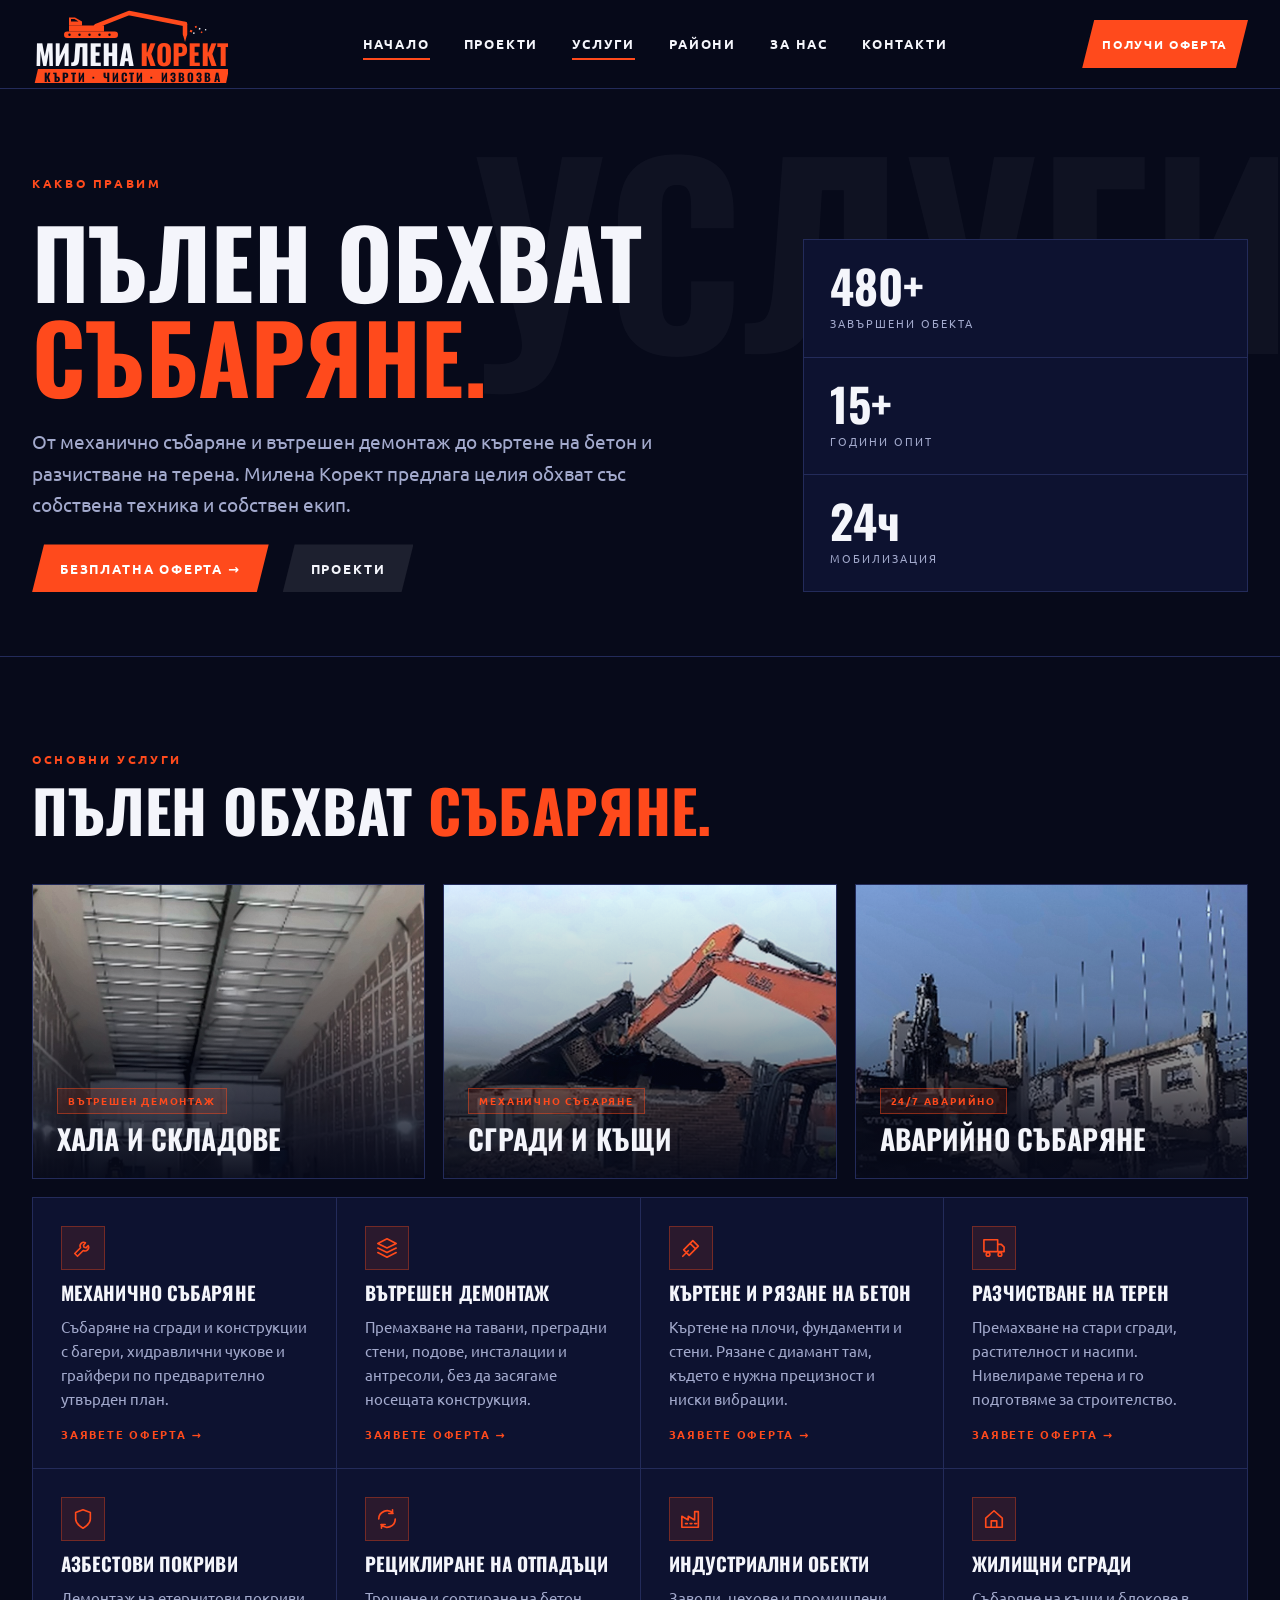
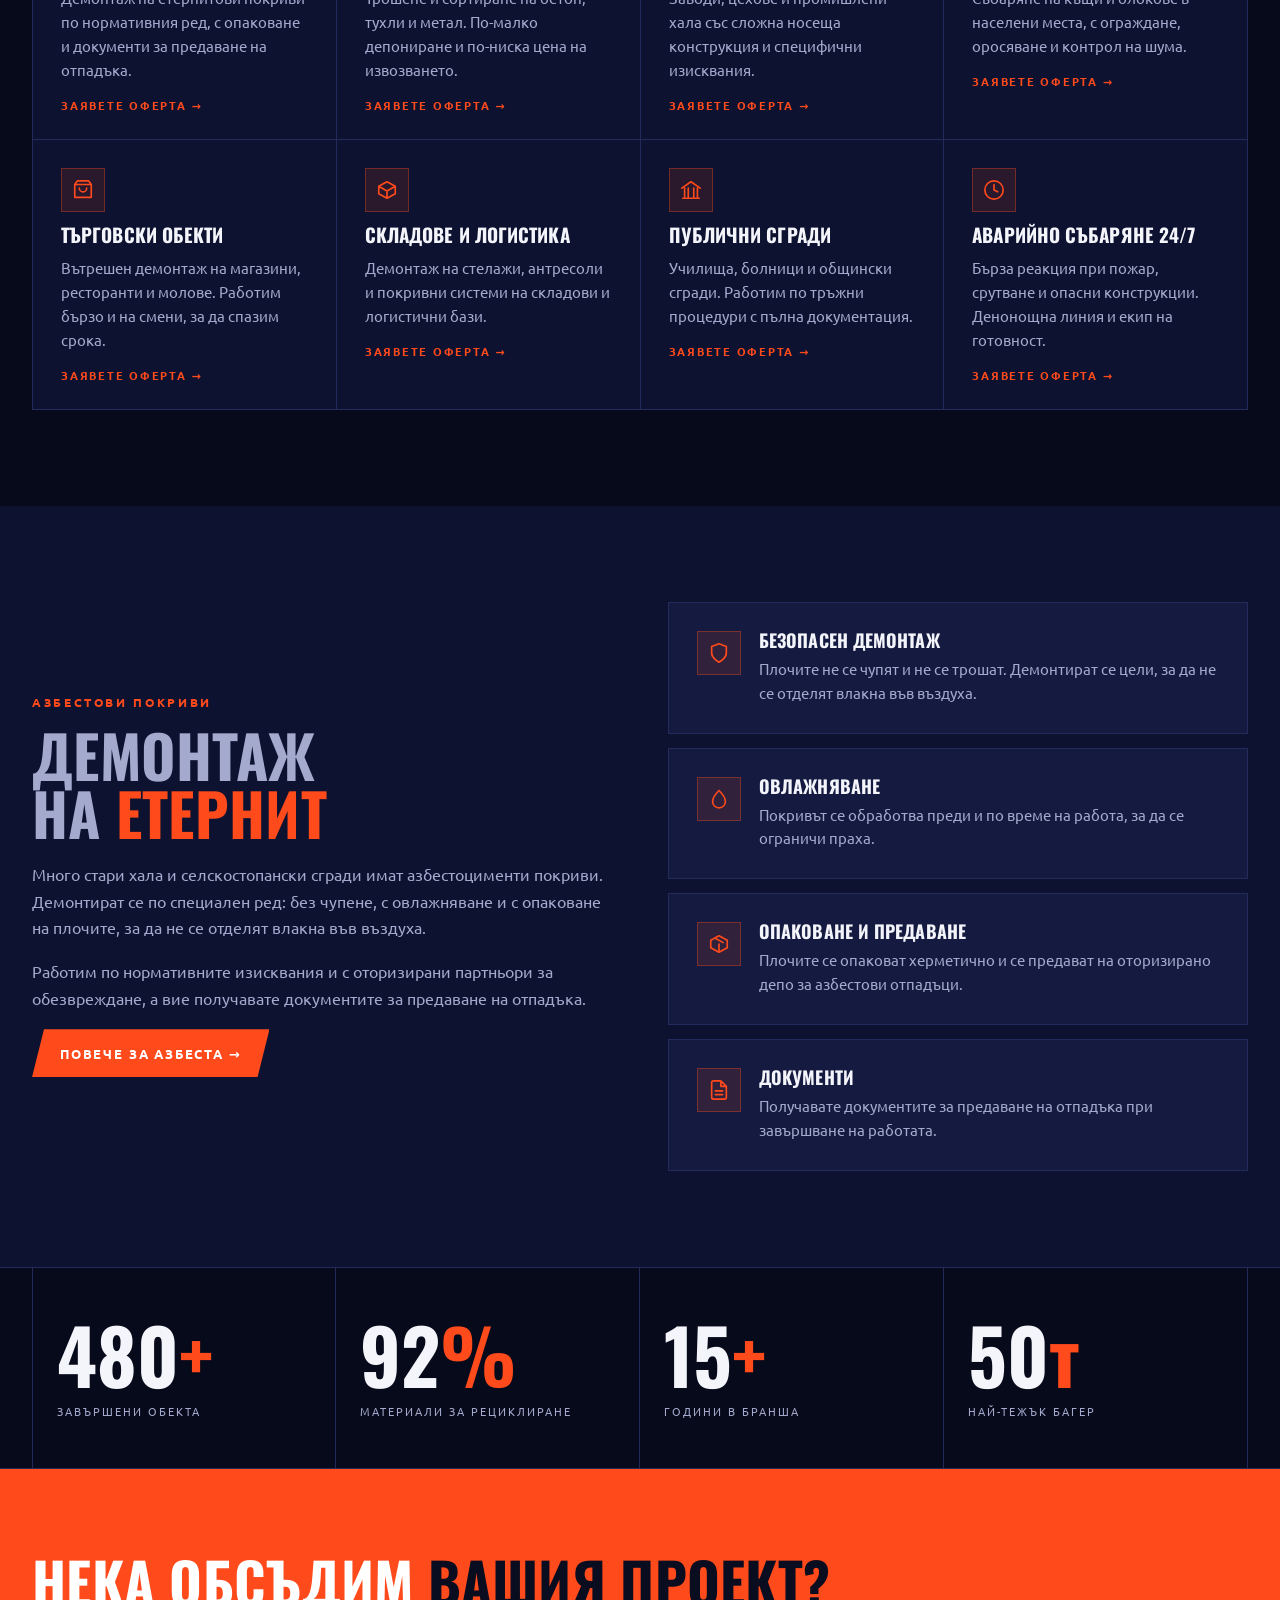
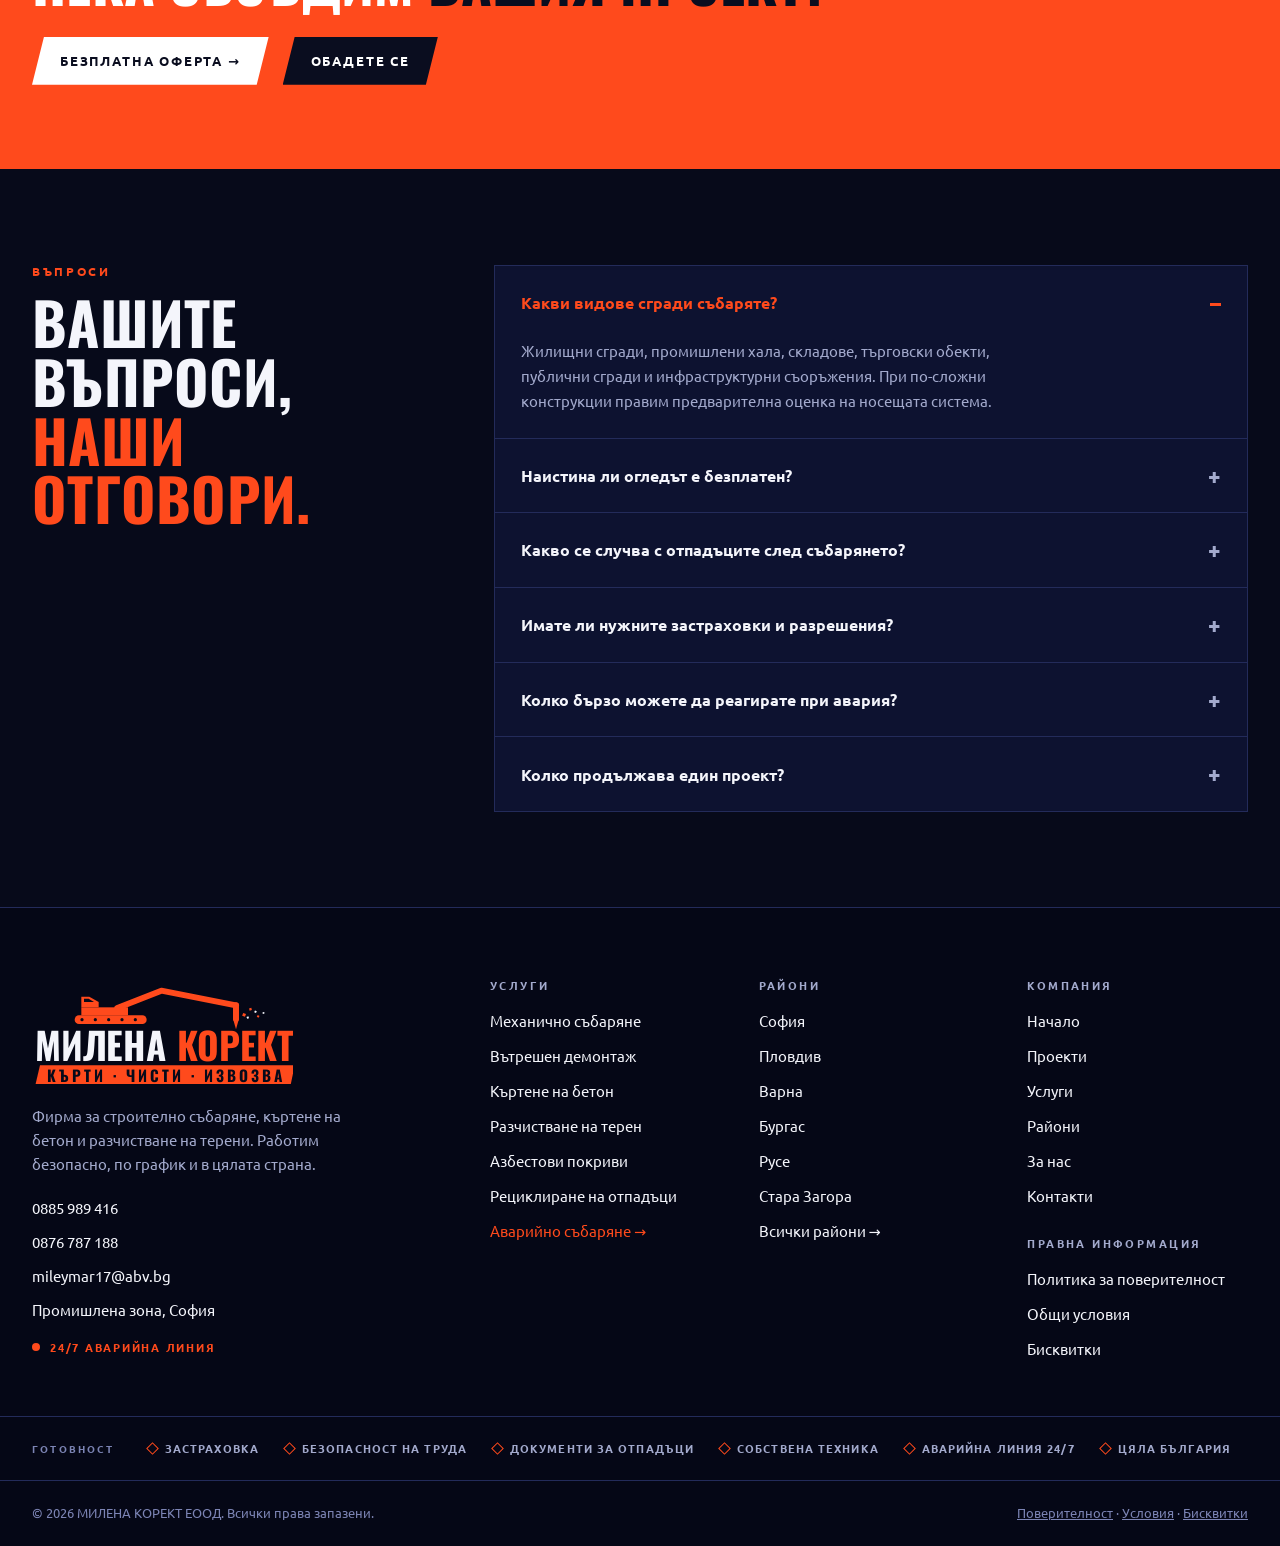
<file: uslugi/index.html>
<!doctype html>
<html lang="bg">
<head>
<meta charset="utf-8">
<meta name="viewport" content="width=device-width, initial-scale=1, viewport-fit=cover">
<title>Услуги: събаряне, къртене на бетон, демонтаж | Милена Корект</title>
<meta name="description" content="Механично събаряне, вътрешен демонтаж, къртене на бетон, разчистване на терени, азбестови покриви и рециклиране. Безплатен оглед и фиксирана цена.">
<meta name="robots" content="index, follow, max-image-preview:large, max-snippet:-1, max-video-preview:-1">
<link rel="canonical" href="https://smashbg.bg/uslugi/">
<link rel="alternate" hreflang="bg" href="https://smashbg.bg/uslugi/">
<link rel="alternate" hreflang="x-default" href="https://smashbg.bg/uslugi/">
<meta name="author" content="МИЛЕНА КОРЕКТ ЕООД">
<meta name="theme-color" content="#070a1a">
<meta name="geo.region" content="BG">
<meta name="geo.placename" content="България">
<meta property="og:type" content="website">
<meta property="og:locale" content="bg_BG">
<meta property="og:site_name" content="Милена Корект">
<meta property="og:title" content="Услуги: събаряне, къртене на бетон, демонтаж | Милена Корект">
<meta property="og:description" content="Механично събаряне, вътрешен демонтаж, къртене на бетон, разчистване на терени, азбестови покриви и рециклиране. Безплатен оглед и фиксирана цена.">
<meta property="og:url" content="https://smashbg.bg/uslugi/">
<meta property="og:image" content="https://smashbg.bg/assets/og-image.jpg">
<meta property="og:image:width" content="1200">
<meta property="og:image:height" content="630">
<meta property="og:image:alt" content="Милена Корект – багер къса бетонна конструкция при събаряне">
<meta name="twitter:card" content="summary_large_image">
<meta name="twitter:title" content="Услуги: събаряне, къртене на бетон, демонтаж | Милена Корект">
<meta name="twitter:description" content="Механично събаряне, вътрешен демонтаж, къртене на бетон, разчистване на терени, азбестови покриви и рециклиране. Безплатен оглед и фиксирана цена.">
<meta name="twitter:image" content="https://smashbg.bg/assets/og-image.jpg">
<meta name="twitter:image:alt" content="Милена Корект – багер къса бетонна конструкция при събаряне">
<link rel="icon" href="../favicon.ico" sizes="any">
<link rel="icon" href="../assets/favicon.svg" type="image/svg+xml">
<link rel="icon" href="../assets/favicon-32.png" type="image/png" sizes="32x32">
<link rel="apple-touch-icon" href="../assets/apple-touch-icon.png">
<link rel="manifest" href="../site.webmanifest">
<link rel="preconnect" href="https://fonts.googleapis.com">
<link rel="preconnect" href="https://fonts.gstatic.com" crossorigin>
<link rel="stylesheet" href="https://fonts.googleapis.com/css2?family=Oswald:wght@500;700&family=Ubuntu:wght@400;500;700&display=swap">
<link rel="stylesheet" href="../css/style.css">
<script type="application/ld+json">{"@context":"https://schema.org","@graph":[{"@type":["LocalBusiness","GeneralContractor"],"@id":"https://smashbg.bg/#business","name":"Милена Корект","legalName":"МИЛЕНА КОРЕКТ ЕООД","url":"https://smashbg.bg/","description":"Милена Корект: строително събаряне, къртене на бетон, вътрешен демонтаж и разчистване на терени в цяла България. Безплатен оглед, аварийна линия 24/7.","image":"https://smashbg.bg/assets/og-image.jpg","logo":{"@type":"ImageObject","url":"https://smashbg.bg/assets/icon-512.png","width":512,"height":512},"telephone":"+359885989416","email":"mileymar17@abv.bg","address":{"@type":"PostalAddress","addressLocality":"София","addressCountry":"BG"},"areaServed":{"@type":"Country","name":"България"},"contactPoint":[{"@type":"ContactPoint","telephone":"+359885989416","email":"mileymar17@abv.bg","contactType":"customer service","areaServed":"BG","availableLanguage":"bg"},{"@type":"ContactPoint","telephone":"+359876787188","email":"mileymar17@abv.bg","contactType":"customer service","areaServed":"BG","availableLanguage":"bg"}],"openingHoursSpecification":[{"@type":"OpeningHoursSpecification","dayOfWeek":["Monday","Tuesday","Wednesday","Thursday","Friday"],"opens":"08:00","closes":"17:00"},{"@type":"OpeningHoursSpecification","dayOfWeek":"Saturday","opens":"09:00","closes":"13:00"}],"knowsAbout":["строително събаряне","къртене на бетон","вътрешен демонтаж","разчистване на терени","демонтаж на азбестови покриви","рециклиране на строителни отпадъци"]},{"@type":"WebSite","@id":"https://smashbg.bg/#website","url":"https://smashbg.bg/","name":"Милена Корект","inLanguage":"bg","publisher":{"@id":"https://smashbg.bg/#business"}},{"@type":"WebPage","@id":"https://smashbg.bg/uslugi/#webpage","url":"https://smashbg.bg/uslugi/","name":"Услуги: събаряне, къртене на бетон, демонтаж | Милена Корект","description":"Механично събаряне, вътрешен демонтаж, къртене на бетон, разчистване на терени, азбестови покриви и рециклиране. Безплатен оглед и фиксирана цена.","inLanguage":"bg","isPartOf":{"@id":"https://smashbg.bg/#website"},"about":{"@id":"https://smashbg.bg/#business"},"primaryImageOfPage":{"@type":"ImageObject","url":"https://smashbg.bg/assets/og-image.jpg","width":1200,"height":630},"breadcrumb":{"@id":"https://smashbg.bg/uslugi/#breadcrumb"}},{"@type":"BreadcrumbList","@id":"https://smashbg.bg/uslugi/#breadcrumb","itemListElement":[{"@type":"ListItem","position":1,"name":"Начало","item":"https://smashbg.bg/"},{"@type":"ListItem","position":2,"name":"Услуги","item":"https://smashbg.bg/uslugi/"}]},{"@type":"ItemList","name":"Услуги на Милена Корект","itemListElement":[{"@type":"ListItem","position":1,"item":{"@type":"Service","name":"Механично събаряне","description":"Събаряне на сгради и конструкции с багери, хидравлични чукове и грайфери по предварително утвърден план.","provider":{"@id":"https://smashbg.bg/#business"},"areaServed":{"@type":"Country","name":"България"}}},{"@type":"ListItem","position":2,"item":{"@type":"Service","name":"Вътрешен демонтаж","description":"Премахване на тавани, преградни стени, подове, инсталации и антресоли, без да засягаме носещата конструкция.","provider":{"@id":"https://smashbg.bg/#business"},"areaServed":{"@type":"Country","name":"България"}}},{"@type":"ListItem","position":3,"item":{"@type":"Service","name":"Къртене и рязане на бетон","description":"Къртене на плочи, фундаменти и стени. Рязане с диамант там, където е нужна прецизност и ниски вибрации.","provider":{"@id":"https://smashbg.bg/#business"},"areaServed":{"@type":"Country","name":"България"}}},{"@type":"ListItem","position":4,"item":{"@type":"Service","name":"Разчистване на терен","description":"Премахване на стари сгради, растителност и насипи. Нивелираме терена и го подготвяме за строителство.","provider":{"@id":"https://smashbg.bg/#business"},"areaServed":{"@type":"Country","name":"България"}}},{"@type":"ListItem","position":5,"item":{"@type":"Service","name":"Азбестови покриви","description":"Демонтаж на етернитови покриви по нормативния ред, с опаковане и документи за предаване на отпадъка.","provider":{"@id":"https://smashbg.bg/#business"},"areaServed":{"@type":"Country","name":"България"}}},{"@type":"ListItem","position":6,"item":{"@type":"Service","name":"Рециклиране на отпадъци","description":"Трошене и сортиране на бетон, тухли и метал. По-малко депониране и по-ниска цена на извозването.","provider":{"@id":"https://smashbg.bg/#business"},"areaServed":{"@type":"Country","name":"България"}}},{"@type":"ListItem","position":7,"item":{"@type":"Service","name":"Индустриални обекти","description":"Заводи, цехове и промишлени хала със сложна носеща конструкция и специфични изисквания.","provider":{"@id":"https://smashbg.bg/#business"},"areaServed":{"@type":"Country","name":"България"}}},{"@type":"ListItem","position":8,"item":{"@type":"Service","name":"Жилищни сгради","description":"Събаряне на къщи и блокове в населени места, с ограждане, оросяване и контрол на шума.","provider":{"@id":"https://smashbg.bg/#business"},"areaServed":{"@type":"Country","name":"България"}}},{"@type":"ListItem","position":9,"item":{"@type":"Service","name":"Търговски обекти","description":"Вътрешен демонтаж на магазини, ресторанти и молове. Работим бързо и на смени, за да спазим срока.","provider":{"@id":"https://smashbg.bg/#business"},"areaServed":{"@type":"Country","name":"България"}}},{"@type":"ListItem","position":10,"item":{"@type":"Service","name":"Складове и логистика","description":"Демонтаж на стелажи, антресоли и покривни системи на складови и логистични бази.","provider":{"@id":"https://smashbg.bg/#business"},"areaServed":{"@type":"Country","name":"България"}}},{"@type":"ListItem","position":11,"item":{"@type":"Service","name":"Публични сгради","description":"Училища, болници и общински сгради. Работим по тръжни процедури с пълна документация.","provider":{"@id":"https://smashbg.bg/#business"},"areaServed":{"@type":"Country","name":"България"}}},{"@type":"ListItem","position":12,"item":{"@type":"Service","name":"Аварийно събаряне 24/7","description":"Бърза реакция при пожар, срутване и опасни конструкции. Денонощна линия и екип на готовност.","provider":{"@id":"https://smashbg.bg/#business"},"areaServed":{"@type":"Country","name":"България"}}}]},{"@type":"FAQPage","@id":"https://smashbg.bg/uslugi/#faq","mainEntity":[{"@type":"Question","name":"Какви видове сгради събаряте?","acceptedAnswer":{"@type":"Answer","text":"Жилищни сгради, промишлени хала, складове, търговски обекти, публични сгради и инфраструктурни съоръжения. При по-сложни конструкции правим предварителна оценка на носещата система."}},{"@type":"Question","name":"Наистина ли огледът е безплатен?","acceptedAnswer":{"@type":"Answer","text":"Да. Идваме на обекта, оглеждаме и ви даваме оферта с фиксирана цена без ангажимент от ваша страна."}},{"@type":"Question","name":"Какво се случва с отпадъците след събарянето?","acceptedAnswer":{"@type":"Answer","text":"Сортираме ги на обекта. Бетон и тухли се трошат за повторна употреба, металът се предава за преработка, а само остатъкът отива на депо. Получавате документи за всеки вид отпадък."}},{"@type":"Question","name":"Имате ли нужните застраховки и разрешения?","acceptedAnswer":{"@type":"Answer","text":"Работим със застраховка и по утвърден план за безопасност. Помагаме и с подготовката на документите, нужни за съответното събаряне."}},{"@type":"Question","name":"Колко бързо можете да реагирате при авария?","acceptedAnswer":{"@type":"Answer","text":"Денонощната линия приема сигнали през цялото време. Екип тръгва към обекта в рамките на часове, обезопасява го и започва контролиран демонтаж."}},{"@type":"Question","name":"Колко продължава един проект?","acceptedAnswer":{"@type":"Answer","text":"Зависи от размера и сложността. Вътрешен демонтаж на хале отнема дни, събаряне на сграда с разчистване на терена обикновено няколко седмици. Точен срок даваме с офертата."}}]}]}</script>
</head>
<body data-page="services">
<svg width="0" height="0" style="position:absolute" aria-hidden="true" focusable="false">
  <defs>
    <symbol id="logo" viewBox="-2 -10 392 156">
<g fill="#ff4a1c">
  <rect x="60" y="33" width="108" height="13" rx="6.5"></rect>
  <path d="M70 21V5h12l14 8v8z"></path>
  <rect x="70" y="21" width="70" height="12"></rect>
</g>
<g fill="#070a1a">
  <path d="M74 8h7l8 5H74z"></path>
  <circle cx="71" cy="39.5" r="2.4"></circle><circle cx="91" cy="39.5" r="2.4"></circle><circle cx="111" cy="39.5" r="2.4"></circle><circle cx="131" cy="39.5" r="2.4"></circle><circle cx="151" cy="39.5" r="2.4"></circle>
</g>
<g fill="none" stroke="#ff4a1c" stroke-width="9" stroke-linecap="round" stroke-linejoin="round">
  <path d="M124 22 L190 -4 L302 18"></path>
  <path d="M302 18 V38"></path>
</g>
<path fill="#ff4a1c" d="M297.5 38h9L302 54z"></path>
<g fill="#ff4a1c"><rect x="312" y="30" width="4.5" height="4.5" transform="rotate(20 314 32)"></rect><rect x="322" y="22" width="3.5" height="3.5" transform="rotate(-15 324 24)"></rect><rect x="334" y="33" width="3" height="3" transform="rotate(30 335 34)"></rect></g>
<g fill="#f4f5fb"><rect x="318" y="35" width="3" height="3" transform="rotate(-20 319 36)"></rect><rect x="330" y="26" width="3" height="3" transform="rotate(25 331 27)"></rect><rect x="342" y="28" width="2.6" height="2.6" transform="rotate(12 343 29)"></rect></g>
<text x="195" y="102" text-anchor="middle" font-family="Oswald, Impact, 'Arial Narrow', sans-serif" font-weight="700" font-size="56" textLength="388" lengthAdjust="spacingAndGlyphs"><tspan fill="#f4f5fb">МИЛЕНА </tspan><tspan fill="#ff4a1c">КОРЕКТ</tspan></text>
<path fill="#ff4a1c" d="M8 108H390 L383 142H0Z"></path>
<text x="195" y="133.5" text-anchor="middle" font-family="Oswald, Impact, 'Arial Narrow', sans-serif" font-weight="700" font-size="23" fill="#070a1a" textLength="352" lengthAdjust="spacing">КЪРТИ  ·  ЧИСТИ  ·  ИЗВОЗВА</text></symbol>
  </defs>
</svg>

<header class="site-h">
  <div class="wrap">
    <a class="brand" href="../" aria-label="Милена Корект – начало">
      <svg class="logo" viewBox="-2 -10 392 156" role="img" aria-label="Милена Корект – кърти, чисти, извозва"><use href="#logo"></use></svg>
    </a>
    <nav class="nav" id="nav" aria-label="Основна навигация">
      <a href="../" data-route="home" aria-current="page">Начало</a>
      <a href="../proekti/" data-route="projects">Проекти</a>
      <a href="../uslugi/" data-route="services" aria-current="page">Услуги</a>
      <a href="../rayoni/" data-route="areas">Райони</a>
      <a href="../za-nas/" data-route="about">За нас</a>
      <a href="../kontakti/" data-route="contact">Контакти</a>
      <a class="btn sm nav-cta" href="../kontakti/">Получи оферта</a>
    </nav>
    <div class="h-right">
      <a class="btn sm h-cta" href="../kontakti/">Получи оферта</a>
      <button class="burger" id="burger" aria-label="Меню" aria-expanded="false" aria-controls="nav">
        <svg viewBox="0 0 24 24" fill="none" stroke="currentColor" stroke-width="2" stroke-linecap="round"><path d="M3 6h18M3 12h18M3 18h18"></path></svg>
      </button>
    </div>
  </div>
</header>

<main id="main">
<section class="page" id="p-services">
  <div class="p-hero" data-ghost="Услуги">
    <div class="wrap">
      <div class="copy">
        <span class="eyebrow">Какво правим</span>
        <h1>Пълен обхват<br><em>събаряне.</em></h1>
        <p class="lead">От механично събаряне и вътрешен демонтаж до къртене на бетон и разчистване на терена. Милена Корект предлага целия обхват със собствена техника и собствен екип.</p>
        <div class="btn-row"><a class="btn" href="../kontakti/">Безплатна оферта →</a><a class="btn ghost" href="../proekti/">Проекти</a></div>
      </div>
      <aside class="hero-panel" aria-label="Накратко" style="background:var(--ink-2)">
        <div><b>480+</b><span>Завършени обекта</span></div>
        <div><b>15+</b><span>Години опит</span></div>
        <div><b>24ч</b><span>Мобилизация</span></div>
      </aside>
    </div>
  </div>
  <section class="sec">
    <div class="wrap">
      <div class="sec-head"><div class="stack"><span class="eyebrow">Основни услуги</span><h2>Пълен обхват <em>събаряне.</em></h2></div></div>
      <div class="trio">
        <a class="feat" href="../kontakti/" style="text-decoration:none"><img alt="Празно производствено хале след вътрешен демонтаж" src="../assets/img/edinburgh.jpg" width="1440" height="664" loading="lazy"><div class="cap"><span class="chip-tag">Вътрешен демонтаж</span><h3>Хала и складове</h3></div></a>
        <a class="feat" href="../kontakti/" style="text-decoration:none"><img alt="Багер събаря къща" src="../assets/img/telford.jpg" width="1440" height="662" loading="lazy"><div class="cap"><span class="chip-tag">Механично събаряне</span><h3>Сгради и къщи</h3></div></a>
        <a class="feat" href="../kontakti/" style="text-decoration:none"><img alt="Багер със сепаратор къса бетонна конструкция на фона на синьо небе" src="../assets/img/frame.jpg" width="1440" height="644" loading="lazy"><div class="cap"><span class="chip-tag">24/7 аварийно</span><h3>Аварийно събаряне</h3></div></a>
      </div>
      <div class="g4" id="svc-all"><article class="card svc"><span class="ico"><svg viewBox="0 0 24 24" aria-hidden="true"><path d="M14.7 6.3a4 4 0 0 0-5.4 5.4L3 18l3 3 6.3-6.3a4 4 0 0 0 5.4-5.4l-2.5 2.5-2.1-.6-.6-2.1z"></path></svg></span><h3>Механично събаряне</h3><p>Събаряне на сгради и конструкции с багери, хидравлични чукове и грайфери по предварително утвърден план.</p><a class="more" href="../kontakti/">Заявете оферта →</a></article><article class="card svc"><span class="ico"><svg viewBox="0 0 24 24" aria-hidden="true"><path d="M12 2 2 7l10 5 10-5zM2 17l10 5 10-5M2 12l10 5 10-5"></path></svg></span><h3>Вътрешен демонтаж</h3><p>Премахване на тавани, преградни стени, подове, инсталации и антресоли, без да засягаме носещата конструкция.</p><a class="more" href="../kontakti/">Заявете оферта →</a></article><article class="card svc"><span class="ico"><svg viewBox="0 0 24 24" aria-hidden="true"><path d="M3 21l6-6M14 4l6 6-3 3-6-6zM11 7 4 14l6 6 7-7"></path></svg></span><h3>Къртене и рязане на бетон</h3><p>Къртене на плочи, фундаменти и стени. Рязане с диамант там, където е нужна прецизност и ниски вибрации.</p><a class="more" href="../kontakti/">Заявете оферта →</a></article><article class="card svc"><span class="ico"><svg viewBox="0 0 24 24" aria-hidden="true"><path d="M1 3h15v13H1zM16 8h4l3 3v5h-7zM5.5 21a2 2 0 1 0 0-4 2 2 0 0 0 0 4zM18.5 21a2 2 0 1 0 0-4 2 2 0 0 0 0 4z"></path></svg></span><h3>Разчистване на терен</h3><p>Премахване на стари сгради, растителност и насипи. Нивелираме терена и го подготвяме за строителство.</p><a class="more" href="../kontakti/">Заявете оферта →</a></article><article class="card svc"><span class="ico"><svg viewBox="0 0 24 24" aria-hidden="true"><path d="M12 22s8-4 8-10V5l-8-3-8 3v7c0 6 8 10 8 10z"></path></svg></span><h3>Азбестови покриви</h3><p>Демонтаж на етернитови покриви по нормативния ред, с опаковане и документи за предаване на отпадъка.</p><a class="more" href="../kontakti/">Заявете оферта →</a></article><article class="card svc"><span class="ico"><svg viewBox="0 0 24 24" aria-hidden="true"><path d="M21 12a9 9 0 0 1-15.5 6.2M3 12A9 9 0 0 1 18.5 5.8M18 2v4h-4M6 22v-4h4"></path></svg></span><h3>Рециклиране на отпадъци</h3><p>Трошене и сортиране на бетон, тухли и метал. По-малко депониране и по-ниска цена на извозването.</p><a class="more" href="../kontakti/">Заявете оферта →</a></article><article class="card svc"><span class="ico"><svg viewBox="0 0 24 24" aria-hidden="true"><path d="M2 21V9l7 4V9l7 4V4h4v17zM6 17h2M11 17h2M16 17h2"></path></svg></span><h3>Индустриални обекти</h3><p>Заводи, цехове и промишлени хала със сложна носеща конструкция и специфични изисквания.</p><a class="more" href="../kontakti/">Заявете оферта →</a></article><article class="card svc"><span class="ico"><svg viewBox="0 0 24 24" aria-hidden="true"><path d="M3 11 12 3l9 8v10H3zM9 21v-7h6v7"></path></svg></span><h3>Жилищни сгради</h3><p>Събаряне на къщи и блокове в населени места, с ограждане, оросяване и контрол на шума.</p><a class="more" href="../kontakti/">Заявете оферта →</a></article><article class="card svc"><span class="ico"><svg viewBox="0 0 24 24" aria-hidden="true"><path d="M6 2 3 6v14h18V6l-3-4zM3 6h18M16 10a4 4 0 0 1-8 0"></path></svg></span><h3>Търговски обекти</h3><p>Вътрешен демонтаж на магазини, ресторанти и молове. Работим бързо и на смени, за да спазим срока.</p><a class="more" href="../kontakti/">Заявете оферта →</a></article><article class="card svc"><span class="ico"><svg viewBox="0 0 24 24" aria-hidden="true"><path d="M21 8 12 3 3 8v8l9 5 9-5zM3 8l9 5 9-5M12 13v8"></path></svg></span><h3>Складове и логистика</h3><p>Демонтаж на стелажи, антресоли и покривни системи на складови и логистични бази.</p><a class="more" href="../kontakti/">Заявете оферта →</a></article><article class="card svc"><span class="ico"><svg viewBox="0 0 24 24" aria-hidden="true"><path d="M3 21h18M5 21V10M19 21V10M9 21V10M15 21V10M2 10l10-7 10 7"></path></svg></span><h3>Публични сгради</h3><p>Училища, болници и общински сгради. Работим по тръжни процедури с пълна документация.</p><a class="more" href="../kontakti/">Заявете оферта →</a></article><article class="card svc"><span class="ico"><svg viewBox="0 0 24 24" aria-hidden="true"><path d="M12 22a10 10 0 1 0 0-20 10 10 0 0 0 0 20zM12 6v6l4 2"></path></svg></span><h3>Аварийно събаряне 24/7</h3><p>Бърза реакция при пожар, срутване и опасни конструкции. Денонощна линия и екип на готовност.</p><a class="more" href="../kontakti/">Заявете оферта →</a></article></div>
    </div>
  </section>

  <section class="sec alt">
    <div class="wrap g2" style="align-items:center">
      <div class="prose">
        <span class="eyebrow">Азбестови покриви</span>
        <h2>Демонтаж на <em>етернит</em></h2>
        <p>Много стари хала и селскостопански сгради имат азбестоцименти покриви. Демонтират се по специален ред: без чупене, с овлажняване и с опаковане на плочите, за да не се отделят влакна във въздуха.</p>
        <p>Работим по нормативните изисквания и с оторизирани партньори за обезвреждане, а вие получавате документите за предаване на отпадъка.</p>
        <div class="btn-row"><a class="btn" href="../azbestovi-pokrivi/">Повече за азбеста →</a></div>
      </div>
      <div class="asb-list" id="asb"><div class="card"><span class="ico"><svg viewBox="0 0 24 24" aria-hidden="true"><path d="M12 22s8-4 8-10V5l-8-3-8 3v7c0 6 8 10 8 10z"></path></svg></span><h3>Безопасен демонтаж</h3><p>Плочите не се чупят и не се трошат. Демонтират се цели, за да не се отделят влакна във въздуха.</p></div><div class="card"><span class="ico"><svg viewBox="0 0 24 24" aria-hidden="true"><path d="M12 2.7s7 7 7 12a7 7 0 0 1-14 0c0-5 7-12 7-12z"></path></svg></span><h3>Овлажняване</h3><p>Покривът се обработва преди и по време на работа, за да се ограничи праха.</p></div><div class="card"><span class="ico"><svg viewBox="0 0 24 24" aria-hidden="true"><path d="M21 16V8l-9-5-9 5v8l9 5zM7.5 5.5l9 5M12 12v9"></path></svg></span><h3>Опаковане и предаване</h3><p>Плочите се опаковат херметично и се предават на оторизирано депо за азбестови отпадъци.</p></div><div class="card"><span class="ico"><svg viewBox="0 0 24 24" aria-hidden="true"><path d="M14 2H6a2 2 0 0 0-2 2v16a2 2 0 0 0 2 2h12a2 2 0 0 0 2-2V8zM14 2v6h6M8 13h8M8 17h8"></path></svg></span><h3>Документи</h3><p>Получавате документите за предаване на отпадъка при завършване на работата.</p></div></div>
    </div>
  </section>

  <section class="stats">
    <div class="wrap">
      <div class="stat"><b>480<i>+</i></b><span>Завършени обекта</span></div>
      <div class="stat"><b>92<i>%</i></b><span>Материали за рециклиране</span></div>
      <div class="stat"><b>15<i>+</i></b><span>Години в бранша</span></div>
      <div class="stat"><b>50<i>т</i></b><span>Най-тежък багер</span></div>
    </div>
  </section>

  <div class="cta">
    <div class="wrap">
      <h2>Нека обсъдим <em>вашия проект?</em></h2>
      <div class="btn-row"><a class="btn light" href="../kontakti/">Безплатна оферта →</a><a class="btn dark" href="../kontakti/">Обадете се</a></div>
    </div>
  </div>

  <section class="sec">
    <div class="wrap faq-wrap">
      <div style="display:grid;gap:16px;align-content:start"><span class="eyebrow">Въпроси</span><h2>Вашите въпроси, <em>наши отговори.</em></h2></div>
      <div class="faq" id="faq-svc"><details open=""><summary>Какви видове сгради събаряте?</summary><p>Жилищни сгради, промишлени хала, складове, търговски обекти, публични сгради и инфраструктурни съоръжения. При по-сложни конструкции правим предварителна оценка на носещата система.</p></details><details><summary>Наистина ли огледът е безплатен?</summary><p>Да. Идваме на обекта, оглеждаме и ви даваме оферта с фиксирана цена без ангажимент от ваша страна.</p></details><details><summary>Какво се случва с отпадъците след събарянето?</summary><p>Сортираме ги на обекта. Бетон и тухли се трошат за повторна употреба, металът се предава за преработка, а само остатъкът отива на депо. Получавате документи за всеки вид отпадък.</p></details><details><summary>Имате ли нужните застраховки и разрешения?</summary><p>Работим със застраховка и по утвърден план за безопасност. Помагаме и с подготовката на документите, нужни за съответното събаряне.</p></details><details><summary>Колко бързо можете да реагирате при авария?</summary><p>Денонощната линия приема сигнали през цялото време. Екип тръгва към обекта в рамките на часове, обезопасява го и започва контролиран демонтаж.</p></details><details><summary>Колко продължава един проект?</summary><p>Зависи от размера и сложността. Вътрешен демонтаж на хале отнема дни, събаряне на сграда с разчистване на терена обикновено няколко седмици. Точен срок даваме с офертата.</p></details></div>
    </div>
  </section>
</section>
</main>

<footer class="site-f">
  <div class="wrap f-top">
    <div class="f-about">
      <a class="brand" href="../" aria-label="Милена Корект – начало">
        <svg class="logo" viewBox="-2 -10 392 156" role="img" aria-label="Милена Корект – кърти, чисти, извозва"><use href="#logo"></use></svg>
      </a>
      <p>Фирма за строително събаряне, къртене на бетон и разчистване на терени. Работим безопасно, по график и в цялата страна.</p>
      <div class="f-contact"><a href="tel:+359885989416">0885 989 416</a><a href="tel:+359876787188">0876 787 188</a><a href="mailto:mileymar17@abv.bg">mileymar17@abv.bg</a><span>Промишлена зона, София</span></div>
      <span class="live">24/7 аварийна линия</span>
    </div>
    <div class="f-col"><h5>Услуги</h5><ul>
      <li><a href="../uslugi/">Механично събаряне</a></li>
      <li><a href="../uslugi/">Вътрешен демонтаж</a></li>
      <li><a href="../uslugi/">Къртене на бетон</a></li>
      <li><a href="../uslugi/">Разчистване на терен</a></li>
      <li><a href="../azbestovi-pokrivi/">Азбестови покриви</a></li>
      <li><a href="../uslugi/">Рециклиране на отпадъци</a></li>
      <li><a href="../avariyno-sabaryane/" style="color:var(--accent)">Аварийно събаряне →</a></li>
    </ul></div>
    <div class="f-col"><h5>Райони</h5><ul>
      <li><a href="../rayoni/">София</a></li><li><a href="../rayoni/">Пловдив</a></li><li><a href="../rayoni/">Варна</a></li><li><a href="../rayoni/">Бургас</a></li><li><a href="../rayoni/">Русе</a></li><li><a href="../rayoni/">Стара Загора</a></li><li><a href="../rayoni/">Всички райони →</a></li>
    </ul></div>
    <div class="f-col"><h5>Компания</h5><ul>
      <li><a href="../">Начало</a></li>
      <li><a href="../proekti/">Проекти</a></li>
      <li><a href="../uslugi/">Услуги</a></li>
      <li><a href="../rayoni/">Райони</a></li>
      <li><a href="../za-nas/">За нас</a></li>
      <li><a href="../kontakti/">Контакти</a></li>
    </ul>
    <h5 style="margin-top:30px">Правна информация</h5><ul>
      <li><a href="../politika-za-poveritelnost/">Политика за поверителност</a></li><li><a href="../obshti-usloviya/">Общи условия</a></li><li><a href="../biskvitki/">Бисквитки</a></li>
    </ul></div>
  </div>
  <div class="f-acc"><div class="wrap"><small>Готовност</small>
    <span>Застраховка</span><span>Безопасност на труда</span><span>Документи за отпадъци</span><span>Собствена техника</span><span>Аварийна линия 24/7</span><span>Цяла България</span>
  </div></div>
  <div class="f-bot"><div class="wrap"><span>© 2026 МИЛЕНА КОРЕКТ ЕООД. Всички права запазени.</span><span><a href="../politika-za-poveritelnost/">Поверителност</a> · <a href="../obshti-usloviya/">Условия</a> · <a href="../biskvitki/">Бисквитки</a></span></div></div>
</footer>

<script src="../js/main.js" defer></script>
</body>
</html>
</file>
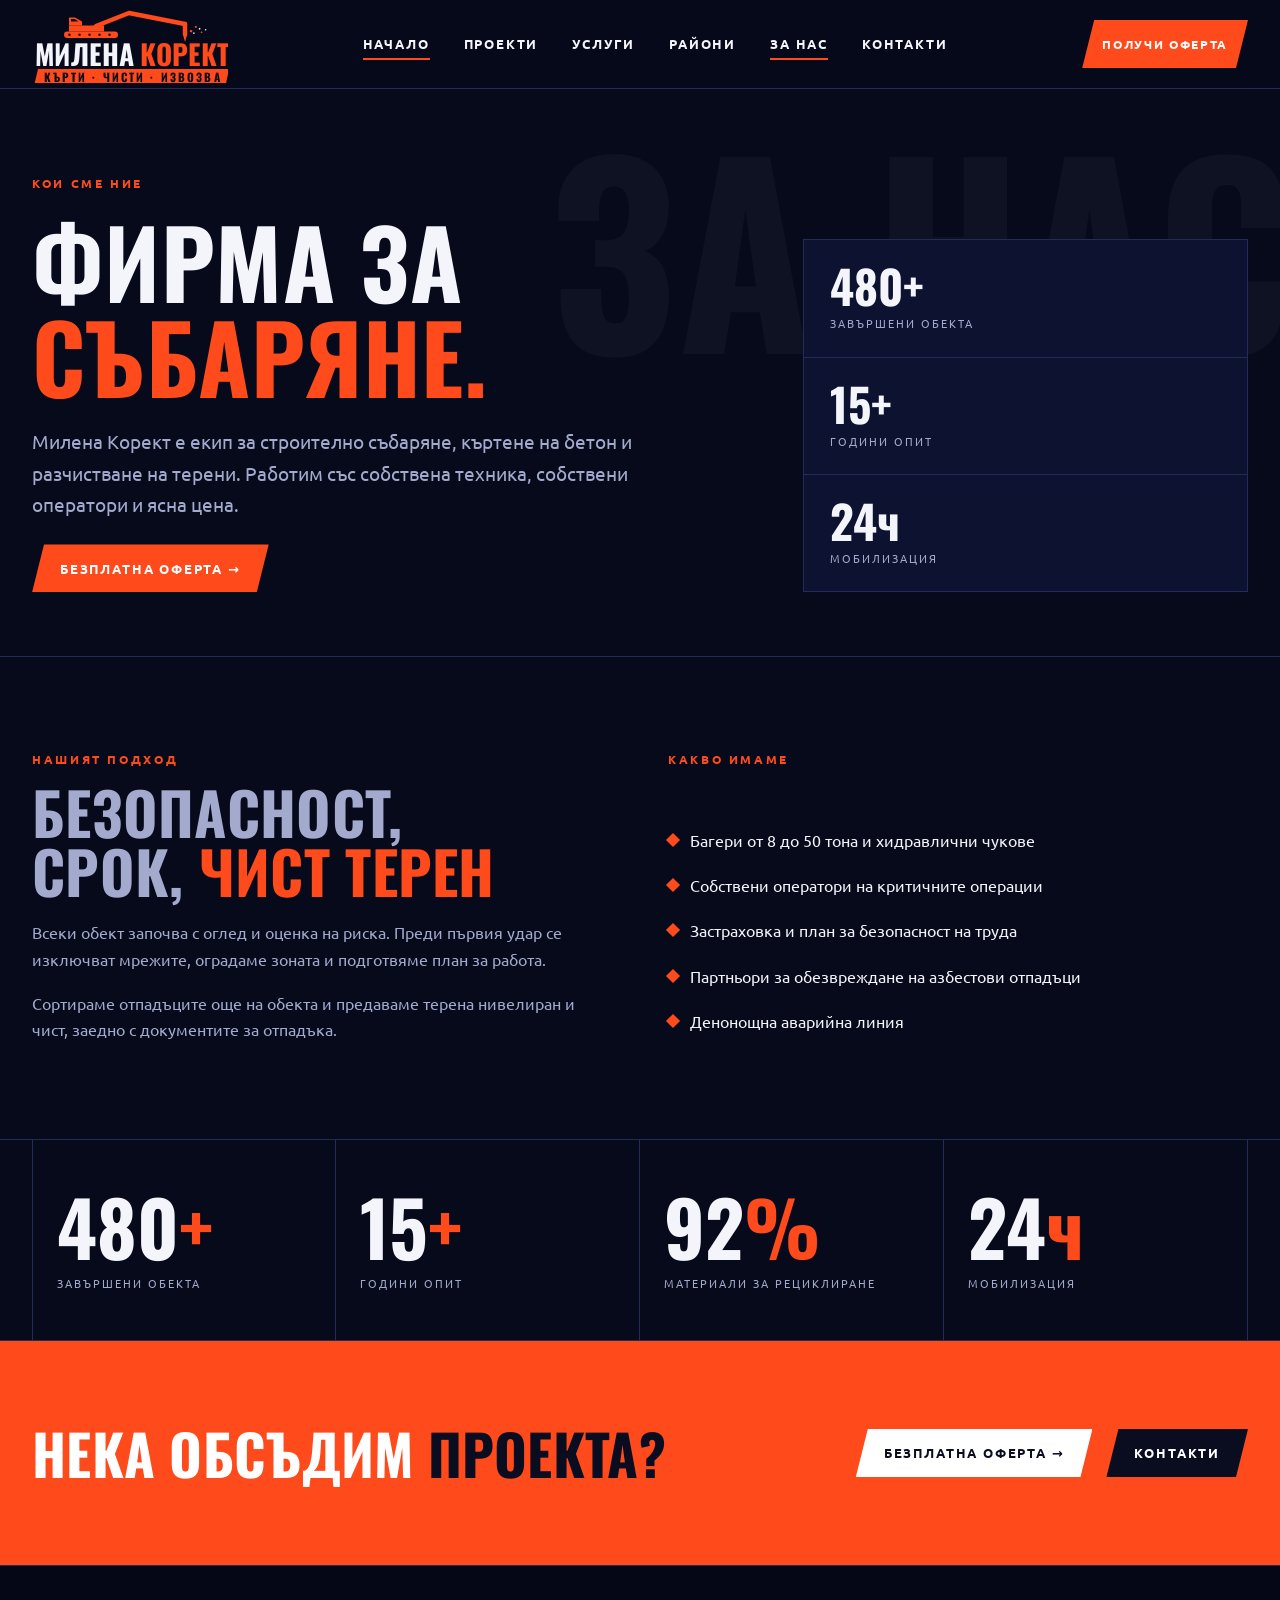
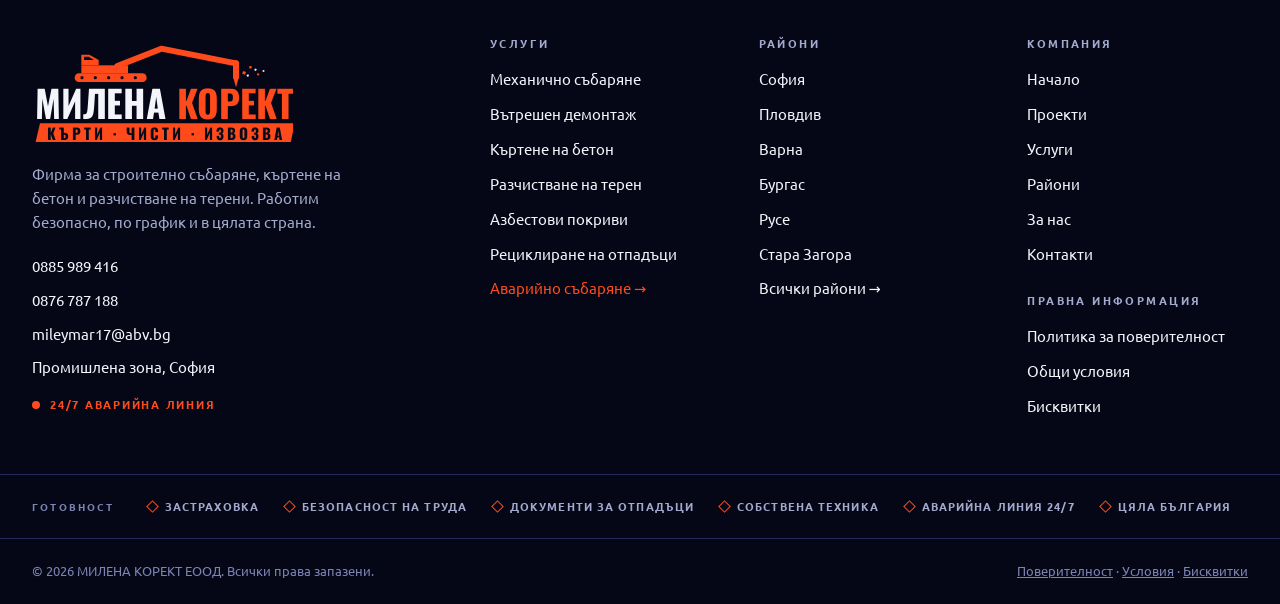
<file: za-nas/index.html>
<!doctype html>
<html lang="bg">
<head>
<meta charset="utf-8">
<meta name="viewport" content="width=device-width, initial-scale=1, viewport-fit=cover">
<title>За нас: фирма за строително събаряне | Милена Корект</title>
<meta name="description" content="Милена Корект е екип за строително събаряне, къртене на бетон и разчистване на терени. Собствена техника, собствени оператори, безопасност и ясна цена.">
<meta name="robots" content="index, follow, max-image-preview:large, max-snippet:-1, max-video-preview:-1">
<link rel="canonical" href="https://smashbg.bg/za-nas/">
<link rel="alternate" hreflang="bg" href="https://smashbg.bg/za-nas/">
<link rel="alternate" hreflang="x-default" href="https://smashbg.bg/za-nas/">
<meta name="author" content="МИЛЕНА КОРЕКТ ЕООД">
<meta name="theme-color" content="#070a1a">
<meta name="geo.region" content="BG">
<meta name="geo.placename" content="България">
<meta property="og:type" content="website">
<meta property="og:locale" content="bg_BG">
<meta property="og:site_name" content="Милена Корект">
<meta property="og:title" content="За нас: фирма за строително събаряне | Милена Корект">
<meta property="og:description" content="Милена Корект е екип за строително събаряне, къртене на бетон и разчистване на терени. Собствена техника, собствени оператори, безопасност и ясна цена.">
<meta property="og:url" content="https://smashbg.bg/za-nas/">
<meta property="og:image" content="https://smashbg.bg/assets/og-image.jpg">
<meta property="og:image:width" content="1200">
<meta property="og:image:height" content="630">
<meta property="og:image:alt" content="Милена Корект – багер къса бетонна конструкция при събаряне">
<meta name="twitter:card" content="summary_large_image">
<meta name="twitter:title" content="За нас: фирма за строително събаряне | Милена Корект">
<meta name="twitter:description" content="Милена Корект е екип за строително събаряне, къртене на бетон и разчистване на терени. Собствена техника, собствени оператори, безопасност и ясна цена.">
<meta name="twitter:image" content="https://smashbg.bg/assets/og-image.jpg">
<meta name="twitter:image:alt" content="Милена Корект – багер къса бетонна конструкция при събаряне">
<link rel="icon" href="../favicon.ico" sizes="any">
<link rel="icon" href="../assets/favicon.svg" type="image/svg+xml">
<link rel="icon" href="../assets/favicon-32.png" type="image/png" sizes="32x32">
<link rel="apple-touch-icon" href="../assets/apple-touch-icon.png">
<link rel="manifest" href="../site.webmanifest">
<link rel="preconnect" href="https://fonts.googleapis.com">
<link rel="preconnect" href="https://fonts.gstatic.com" crossorigin>
<link rel="stylesheet" href="https://fonts.googleapis.com/css2?family=Oswald:wght@500;700&family=Ubuntu:wght@400;500;700&display=swap">
<link rel="stylesheet" href="../css/style.css">
<script type="application/ld+json">{"@context":"https://schema.org","@graph":[{"@type":["LocalBusiness","GeneralContractor"],"@id":"https://smashbg.bg/#business","name":"Милена Корект","legalName":"МИЛЕНА КОРЕКТ ЕООД","url":"https://smashbg.bg/","description":"Милена Корект: строително събаряне, къртене на бетон, вътрешен демонтаж и разчистване на терени в цяла България. Безплатен оглед, аварийна линия 24/7.","image":"https://smashbg.bg/assets/og-image.jpg","logo":{"@type":"ImageObject","url":"https://smashbg.bg/assets/icon-512.png","width":512,"height":512},"telephone":"+359885989416","email":"mileymar17@abv.bg","address":{"@type":"PostalAddress","addressLocality":"София","addressCountry":"BG"},"areaServed":{"@type":"Country","name":"България"},"contactPoint":[{"@type":"ContactPoint","telephone":"+359885989416","email":"mileymar17@abv.bg","contactType":"customer service","areaServed":"BG","availableLanguage":"bg"},{"@type":"ContactPoint","telephone":"+359876787188","email":"mileymar17@abv.bg","contactType":"customer service","areaServed":"BG","availableLanguage":"bg"}],"openingHoursSpecification":[{"@type":"OpeningHoursSpecification","dayOfWeek":["Monday","Tuesday","Wednesday","Thursday","Friday"],"opens":"08:00","closes":"17:00"},{"@type":"OpeningHoursSpecification","dayOfWeek":"Saturday","opens":"09:00","closes":"13:00"}],"knowsAbout":["строително събаряне","къртене на бетон","вътрешен демонтаж","разчистване на терени","демонтаж на азбестови покриви","рециклиране на строителни отпадъци"]},{"@type":"WebSite","@id":"https://smashbg.bg/#website","url":"https://smashbg.bg/","name":"Милена Корект","inLanguage":"bg","publisher":{"@id":"https://smashbg.bg/#business"}},{"@type":"AboutPage","@id":"https://smashbg.bg/za-nas/#webpage","url":"https://smashbg.bg/za-nas/","name":"За нас: фирма за строително събаряне | Милена Корект","description":"Милена Корект е екип за строително събаряне, къртене на бетон и разчистване на терени. Собствена техника, собствени оператори, безопасност и ясна цена.","inLanguage":"bg","isPartOf":{"@id":"https://smashbg.bg/#website"},"about":{"@id":"https://smashbg.bg/#business"},"primaryImageOfPage":{"@type":"ImageObject","url":"https://smashbg.bg/assets/og-image.jpg","width":1200,"height":630},"breadcrumb":{"@id":"https://smashbg.bg/za-nas/#breadcrumb"}},{"@type":"BreadcrumbList","@id":"https://smashbg.bg/za-nas/#breadcrumb","itemListElement":[{"@type":"ListItem","position":1,"name":"Начало","item":"https://smashbg.bg/"},{"@type":"ListItem","position":2,"name":"За нас","item":"https://smashbg.bg/za-nas/"}]}]}</script>
</head>
<body data-page="about">
<svg width="0" height="0" style="position:absolute" aria-hidden="true" focusable="false">
  <defs>
    <symbol id="logo" viewBox="-2 -10 392 156">
<g fill="#ff4a1c">
  <rect x="60" y="33" width="108" height="13" rx="6.5"></rect>
  <path d="M70 21V5h12l14 8v8z"></path>
  <rect x="70" y="21" width="70" height="12"></rect>
</g>
<g fill="#070a1a">
  <path d="M74 8h7l8 5H74z"></path>
  <circle cx="71" cy="39.5" r="2.4"></circle><circle cx="91" cy="39.5" r="2.4"></circle><circle cx="111" cy="39.5" r="2.4"></circle><circle cx="131" cy="39.5" r="2.4"></circle><circle cx="151" cy="39.5" r="2.4"></circle>
</g>
<g fill="none" stroke="#ff4a1c" stroke-width="9" stroke-linecap="round" stroke-linejoin="round">
  <path d="M124 22 L190 -4 L302 18"></path>
  <path d="M302 18 V38"></path>
</g>
<path fill="#ff4a1c" d="M297.5 38h9L302 54z"></path>
<g fill="#ff4a1c"><rect x="312" y="30" width="4.5" height="4.5" transform="rotate(20 314 32)"></rect><rect x="322" y="22" width="3.5" height="3.5" transform="rotate(-15 324 24)"></rect><rect x="334" y="33" width="3" height="3" transform="rotate(30 335 34)"></rect></g>
<g fill="#f4f5fb"><rect x="318" y="35" width="3" height="3" transform="rotate(-20 319 36)"></rect><rect x="330" y="26" width="3" height="3" transform="rotate(25 331 27)"></rect><rect x="342" y="28" width="2.6" height="2.6" transform="rotate(12 343 29)"></rect></g>
<text x="195" y="102" text-anchor="middle" font-family="Oswald, Impact, 'Arial Narrow', sans-serif" font-weight="700" font-size="56" textLength="388" lengthAdjust="spacingAndGlyphs"><tspan fill="#f4f5fb">МИЛЕНА </tspan><tspan fill="#ff4a1c">КОРЕКТ</tspan></text>
<path fill="#ff4a1c" d="M8 108H390 L383 142H0Z"></path>
<text x="195" y="133.5" text-anchor="middle" font-family="Oswald, Impact, 'Arial Narrow', sans-serif" font-weight="700" font-size="23" fill="#070a1a" textLength="352" lengthAdjust="spacing">КЪРТИ  ·  ЧИСТИ  ·  ИЗВОЗВА</text></symbol>
  </defs>
</svg>

<header class="site-h">
  <div class="wrap">
    <a class="brand" href="../" aria-label="Милена Корект – начало">
      <svg class="logo" viewBox="-2 -10 392 156" role="img" aria-label="Милена Корект – кърти, чисти, извозва"><use href="#logo"></use></svg>
    </a>
    <nav class="nav" id="nav" aria-label="Основна навигация">
      <a href="../" data-route="home" aria-current="page">Начало</a>
      <a href="../proekti/" data-route="projects">Проекти</a>
      <a href="../uslugi/" data-route="services">Услуги</a>
      <a href="../rayoni/" data-route="areas">Райони</a>
      <a href="../za-nas/" data-route="about" aria-current="page">За нас</a>
      <a href="../kontakti/" data-route="contact">Контакти</a>
      <a class="btn sm nav-cta" href="../kontakti/">Получи оферта</a>
    </nav>
    <div class="h-right">
      <a class="btn sm h-cta" href="../kontakti/">Получи оферта</a>
      <button class="burger" id="burger" aria-label="Меню" aria-expanded="false" aria-controls="nav">
        <svg viewBox="0 0 24 24" fill="none" stroke="currentColor" stroke-width="2" stroke-linecap="round"><path d="M3 6h18M3 12h18M3 18h18"></path></svg>
      </button>
    </div>
  </div>
</header>

<main id="main">
<section class="page" id="p-about">
<div class="p-hero" data-ghost="За нас"><div class="wrap"><div class="copy"><span class="eyebrow">Кои сме ние</span><h1>Фирма за<br><em>събаряне.</em></h1><p class="lead">Милена Корект е екип за строително събаряне, къртене на бетон и разчистване на терени. Работим със собствена техника, собствени оператори и ясна цена.</p><div class="btn-row"><a class="btn" href="../kontakti/">Безплатна оферта →</a></div></div>
<aside class="hero-panel" aria-label="Накратко" style="background:var(--ink-2)"><div><b>480+</b><span>Завършени обекта</span></div><div><b>15+</b><span>Години опит</span></div><div><b>24ч</b><span>Мобилизация</span></div></aside></div></div>
<section class="sec"><div class="wrap g2"><div class="prose"><span class="eyebrow">Нашият подход</span><h2>Безопасност, срок, <em>чист терен</em></h2><p>Всеки обект започва с оглед и оценка на риска. Преди първия удар се изключват мрежите, оградаме зоната и подготвяме план за работа.</p><p>Сортираме отпадъците още на обекта и предаваме терена нивелиран и чист, заедно с документите за отпадъка.</p></div><div class="prose"><span class="eyebrow">Какво имаме</span><ul class="ticks"><li>Багери от 8 до 50 тона и хидравлични чукове</li><li>Собствени оператори на критичните операции</li><li>Застраховка и план за безопасност на труда</li><li>Партньори за обезвреждане на азбестови отпадъци</li><li>Денонощна аварийна линия</li></ul></div></div></section>
<section class="stats"><div class="wrap"><div class="stat"><b>480<i>+</i></b><span>Завършени обекта</span></div><div class="stat"><b>15<i>+</i></b><span>Години опит</span></div><div class="stat"><b>92<i>%</i></b><span>Материали за рециклиране</span></div><div class="stat"><b>24<i>ч</i></b><span>Мобилизация</span></div></div></section>
<div class="cta"><div class="wrap"><h2>Нека обсъдим <em>проекта?</em></h2><div class="btn-row"><a class="btn light" href="../kontakti/">Безплатна оферта →</a><a class="btn dark" href="../kontakti/">Контакти</a></div></div></div>
</section>
</main>

<footer class="site-f">
  <div class="wrap f-top">
    <div class="f-about">
      <a class="brand" href="../" aria-label="Милена Корект – начало">
        <svg class="logo" viewBox="-2 -10 392 156" role="img" aria-label="Милена Корект – кърти, чисти, извозва"><use href="#logo"></use></svg>
      </a>
      <p>Фирма за строително събаряне, къртене на бетон и разчистване на терени. Работим безопасно, по график и в цялата страна.</p>
      <div class="f-contact"><a href="tel:+359885989416">0885 989 416</a><a href="tel:+359876787188">0876 787 188</a><a href="mailto:mileymar17@abv.bg">mileymar17@abv.bg</a><span>Промишлена зона, София</span></div>
      <span class="live">24/7 аварийна линия</span>
    </div>
    <div class="f-col"><h5>Услуги</h5><ul>
      <li><a href="../uslugi/">Механично събаряне</a></li>
      <li><a href="../uslugi/">Вътрешен демонтаж</a></li>
      <li><a href="../uslugi/">Къртене на бетон</a></li>
      <li><a href="../uslugi/">Разчистване на терен</a></li>
      <li><a href="../azbestovi-pokrivi/">Азбестови покриви</a></li>
      <li><a href="../uslugi/">Рециклиране на отпадъци</a></li>
      <li><a href="../avariyno-sabaryane/" style="color:var(--accent)">Аварийно събаряне →</a></li>
    </ul></div>
    <div class="f-col"><h5>Райони</h5><ul>
      <li><a href="../rayoni/">София</a></li><li><a href="../rayoni/">Пловдив</a></li><li><a href="../rayoni/">Варна</a></li><li><a href="../rayoni/">Бургас</a></li><li><a href="../rayoni/">Русе</a></li><li><a href="../rayoni/">Стара Загора</a></li><li><a href="../rayoni/">Всички райони →</a></li>
    </ul></div>
    <div class="f-col"><h5>Компания</h5><ul>
      <li><a href="../">Начало</a></li>
      <li><a href="../proekti/">Проекти</a></li>
      <li><a href="../uslugi/">Услуги</a></li>
      <li><a href="../rayoni/">Райони</a></li>
      <li><a href="../za-nas/">За нас</a></li>
      <li><a href="../kontakti/">Контакти</a></li>
    </ul>
    <h5 style="margin-top:30px">Правна информация</h5><ul>
      <li><a href="../politika-za-poveritelnost/">Политика за поверителност</a></li><li><a href="../obshti-usloviya/">Общи условия</a></li><li><a href="../biskvitki/">Бисквитки</a></li>
    </ul></div>
  </div>
  <div class="f-acc"><div class="wrap"><small>Готовност</small>
    <span>Застраховка</span><span>Безопасност на труда</span><span>Документи за отпадъци</span><span>Собствена техника</span><span>Аварийна линия 24/7</span><span>Цяла България</span>
  </div></div>
  <div class="f-bot"><div class="wrap"><span>© 2026 МИЛЕНА КОРЕКТ ЕООД. Всички права запазени.</span><span><a href="../politika-za-poveritelnost/">Поверителност</a> · <a href="../obshti-usloviya/">Условия</a> · <a href="../biskvitki/">Бисквитки</a></span></div></div>
</footer>

<script src="../js/main.js" defer></script>
</body>
</html>
</file>
<file: css/style.css>
/* Layout concept: dark industrial multi-page site (hash-routed), slanted buttons, one orange accent. */
:root{
  --ink:#070a1a;      /* page ground */
  --ink-2:#0d1230;    /* raised surface */
  --ink-3:#151b40;    /* card / input surface */
  --line:#232b5a;     /* hairlines, biased toward the navy */
  --fg:#f4f5fb;
  --mute:#a3aacd;
  --accent:#ff4a1c;   /* safety orange */
  --f-display:Oswald,Impact,"Arial Narrow",sans-serif;
  --f-body:Ubuntu,system-ui,-apple-system,"Segoe UI",sans-serif;
  color-scheme:dark;
}
*{box-sizing:border-box}
html{scroll-behavior:smooth}
body{margin:0;background:var(--ink);color:var(--fg);font:400 16px/1.65 var(--f-body);-webkit-font-smoothing:antialiased}
body::before{content:"";position:fixed;inset:0 0 auto;height:env(safe-area-inset-top,0px);z-index:30;background:var(--ink)}
img{display:block;max-width:100%}
a{color:inherit}
:focus-visible{outline:2px solid #fff;outline-offset:3px}
.wrap{max-width:1240px;margin:0 auto;padding-left:max(16px,env(safe-area-inset-left,0px));padding-right:max(16px,env(safe-area-inset-right,0px))}
h1,h2,h3,h4{font-family:var(--f-display);text-transform:uppercase;font-weight:700;line-height:1;letter-spacing:.005em;margin:0;text-wrap:balance}
h1{font-size:clamp(46px,8vw,108px)}
h2{font-size:clamp(34px,5vw,64px)}
h3{font-size:22px;line-height:1.1}
h1 em,h2 em{font-style:normal;color:var(--accent)}
p{margin:0}
.lead{font-size:clamp(16px,1.6vw,19px);color:var(--mute);max-width:60ch}
.eyebrow{font:700 12px/1 var(--f-body);letter-spacing:.22em;text-transform:uppercase;color:var(--accent)}
.muted{color:var(--mute)}

/* buttons */
.btn{display:inline-flex;align-items:center;justify-content:center;gap:10px;padding:15px 28px;background:var(--accent);color:#fff;font:700 13px/1 var(--f-body);letter-spacing:.14em;text-transform:uppercase;text-decoration:none;border:0;cursor:pointer;clip-path:polygon(12px 0,100% 0,calc(100% - 12px) 100%,0 100%);transition:filter .15s,transform .15s}
.btn:hover{filter:brightness(1.12);transform:translateY(-1px)}
.btn.ghost{background:rgba(255,255,255,.09);color:var(--fg)}
.btn.light{background:#fff;color:#0a0d1f}
.btn.dark{background:#0a0d1f;color:#fff}
.btn.sm{padding:12px 20px;font-size:12px}
.btn-row{display:flex;flex-wrap:wrap;gap:14px}

/* header */
.site-h{position:sticky;top:env(safe-area-inset-top,0px);z-index:20;background:rgba(7,10,26,.94);backdrop-filter:blur(10px);border-bottom:1px solid var(--line)}
.site-h .wrap{display:flex;align-items:center;justify-content:space-between;gap:20px;height:88px}
.brand{display:inline-flex;align-items:center;gap:12px;text-decoration:none}
.brand svg.logo{display:block;height:68px;width:auto;aspect-ratio:392/156;flex:none}
.f-about .brand svg.logo{height:104px}
.nav{display:flex;align-items:center;gap:34px}
.nav a{font:700 13px/1 var(--f-body);letter-spacing:.14em;text-transform:uppercase;text-decoration:none;color:var(--fg);padding:8px 0;border-bottom:2px solid transparent}
.nav a:hover{color:var(--accent)}
.nav a[aria-current="page"]{border-bottom-color:var(--accent)}
.burger{display:none;background:none;border:1px solid var(--line);color:var(--fg);width:44px;height:44px;cursor:pointer;align-items:center;justify-content:center}
.burger svg{width:22px;height:22px}
.h-right{display:flex;align-items:center;gap:18px}
@media(max-width:900px){
  .burger{display:inline-flex}
  .h-cta{display:none}
  .nav{position:absolute;left:0;right:0;top:88px;flex-direction:column;align-items:stretch;gap:0;background:var(--ink-2);border-bottom:1px solid var(--line);display:none;padding-left:max(16px,env(safe-area-inset-left,0px));padding-right:max(16px,env(safe-area-inset-right,0px))}
  .nav.open{display:flex}
  .nav a{padding:18px 0;border-bottom:1px solid var(--line)}
  .nav .nav-cta{display:inline-flex;margin:18px 0}
}
@media(min-width:901px){.nav .nav-cta{display:none}}


/* pages */
.page[hidden]{display:none}
.sec{padding-block:92px}
.sec.alt{background:var(--ink-2)}
.sec-head{display:flex;flex-wrap:wrap;align-items:end;justify-content:space-between;gap:20px 40px;margin-bottom:44px}
.sec-head .stack{display:grid;gap:16px;min-width:0}
.link-arrow{font:700 12px/1 var(--f-body);letter-spacing:.16em;text-transform:uppercase;color:var(--mute);text-decoration:none}
.link-arrow:hover{color:var(--accent)}
@media(max-width:700px){.sec{padding-block:64px}}

/* hero */
.hero{position:relative;overflow:hidden;border-bottom:1px solid var(--line)}
.hero-bg{position:absolute;inset:0}
.hero-bg img{width:100%;height:100%;object-fit:cover;object-position:70% 40%;opacity:.5;filter:saturate(1.1)}
.hero-bg::after{content:"";position:absolute;inset:0;background:linear-gradient(90deg,var(--ink) 8%,rgba(7,10,26,.78) 48%,rgba(7,10,26,.35) 100%),linear-gradient(0deg,var(--ink) 0,transparent 35%)}
.hero .wrap{position:relative;display:grid;grid-template-columns:minmax(0,1.5fr) minmax(0,.7fr);gap:48px;align-items:end;padding-block:110px 84px}
.hero-copy{display:grid;gap:28px;min-width:0}
.hero-copy .eyebrow{display:flex;align-items:center;gap:12px}
.hero-copy .eyebrow::before{content:"";width:34px;height:3px;background:var(--accent)}
.hero-panel{background:rgba(13,18,48,.82);border:1px solid var(--line);backdrop-filter:blur(6px);display:grid}
.hero-panel div{padding:22px 26px;border-bottom:1px solid var(--line)}
.hero-panel div:last-child{border-bottom:0}
.hero-panel b{display:block;font:700 46px/1 var(--f-display);font-variant-numeric:tabular-nums}
.hero-panel span{font-size:11px;letter-spacing:.18em;text-transform:uppercase;color:var(--mute)}
@media(max-width:900px){.hero .wrap{grid-template-columns:1fr;padding-block:72px 56px}.hero-panel{grid-template-columns:repeat(3,1fr)}.hero-panel div{border-bottom:0;border-right:1px solid var(--line);padding:16px}.hero-panel div:last-child{border-right:0}.hero-panel b{font-size:32px}}
@media(max-width:520px){.hero-panel span{letter-spacing:.08em;font-size:10px}.hero-panel b{font-size:26px}}

/* inner page hero */
.p-hero{position:relative;border-bottom:1px solid var(--line);overflow:hidden}
.p-hero::before{content:attr(data-ghost);position:absolute;right:-1%;top:6%;font:700 clamp(90px,19vw,260px)/1 var(--f-display);text-transform:uppercase;color:rgba(255,255,255,.035);pointer-events:none;white-space:nowrap}
.p-hero .wrap{position:relative;display:grid;grid-template-columns:minmax(0,1.3fr) minmax(0,.8fr);gap:48px;align-items:end;padding-block:88px 64px}
.p-hero .copy{display:grid;gap:24px;min-width:0}
@media(max-width:900px){.p-hero .wrap{grid-template-columns:1fr;padding-block:60px 44px}}

/* ticker */
.ticker{overflow:hidden;background:var(--accent);color:#fff;position:relative;z-index:1;box-shadow:0 14px 34px -14px rgba(255,74,28,.6)}
.ticker .track{display:flex;width:max-content;animation:tick 34s linear infinite}
.ticker:hover .track{animation-play-state:paused}
.ticker span{display:inline-flex;align-items:center;gap:28px;padding:clamp(14px,2vw,20px) 28px clamp(14px,2vw,20px) 0;font:700 clamp(16px,2vw,24px)/1 var(--f-display);letter-spacing:.07em;text-transform:uppercase;color:#fff;white-space:nowrap}
.ticker span::after{content:"";width:10px;height:10px;background:var(--ink);transform:rotate(45deg);flex:none}
@keyframes tick{to{transform:translateX(-50%)}}
@media(prefers-reduced-motion:reduce){.ticker .track{animation:none}.ticker{overflow-x:auto}html{scroll-behavior:auto}}

/* grids */
.g2{display:grid;grid-template-columns:repeat(2,minmax(0,1fr));gap:56px}
.g4{display:grid;grid-template-columns:repeat(4,minmax(0,1fr));gap:1px;background:var(--line);border:1px solid var(--line)}
.g4>*{background:var(--ink-2)}
.sec.alt .g4>*{background:var(--ink-3)}
.g3{display:grid;grid-template-columns:repeat(3,minmax(0,1fr));gap:20px}
@media(max-width:1000px){.g4{grid-template-columns:repeat(2,minmax(0,1fr))}.g3{grid-template-columns:repeat(2,minmax(0,1fr))}}
@media(max-width:800px){.g2{grid-template-columns:1fr;gap:36px}}
@media(max-width:560px){.g3{grid-template-columns:1fr}}

.prose{display:grid;gap:18px;color:var(--mute);min-width:0}
.prose h3{color:var(--fg);font-size:30px}
.prose strong{color:var(--fg)}
.ticks{list-style:none;margin:0;padding:0;display:grid;gap:10px}
.ticks li{display:flex;gap:12px;color:var(--fg)}
.ticks li::before{content:"";flex:none;width:10px;height:10px;margin-top:8px;background:var(--accent);transform:rotate(45deg)}

/* stats */
.stats{background:var(--ink);border-block:1px solid var(--line)}
.stats .wrap{display:grid;grid-template-columns:repeat(4,minmax(0,1fr))}
.stat{padding:48px 24px;border-right:1px solid var(--line);text-align:left}
.stat:first-child{border-left:1px solid var(--line)}
.stat b{display:block;font:700 clamp(44px,6vw,76px)/1 var(--f-display);font-variant-numeric:tabular-nums}
.stat b i{font-style:normal;color:var(--accent)}
.stat span{display:block;margin-top:10px;font-size:11px;letter-spacing:.18em;text-transform:uppercase;color:var(--mute)}
@media(max-width:800px){.stats .wrap{grid-template-columns:repeat(2,minmax(0,1fr))}.stat{border-bottom:1px solid var(--line);padding:30px 18px}.stat:nth-child(odd){border-left:1px solid var(--line)}}

/* projects */
.proj-grid{display:grid;grid-template-columns:repeat(3,minmax(0,1fr));gap:18px}
@media(max-width:1000px){.proj-grid{grid-template-columns:repeat(2,minmax(0,1fr))}}
@media(max-width:600px){.proj-grid{grid-template-columns:1fr}}
.proj{position:relative;overflow:hidden;background:var(--ink-3);border:1px solid var(--line);aspect-ratio:4/3.1;display:flex;align-items:flex-end}
.proj img{position:absolute;inset:0;width:100%;height:100%;object-fit:cover;transition:transform .5s}
.proj:hover img{transform:scale(1.05)}
.proj::after{content:"";position:absolute;inset:0;background:linear-gradient(0deg,rgba(7,10,26,.96) 0,rgba(7,10,26,.55) 42%,transparent 72%)}
.proj .cap{position:relative;z-index:1;padding:20px;display:grid;gap:10px}
.chip-tag{justify-self:start;font:700 10px/1 var(--f-body);letter-spacing:.18em;text-transform:uppercase;color:var(--accent);background:rgba(255,74,28,.12);border:1px solid rgba(255,74,28,.45);padding:7px 10px}
.proj h4{font:500 17px/1.3 var(--f-body);text-transform:none;letter-spacing:0}
.filters{display:flex;flex-wrap:wrap;gap:10px;margin-bottom:28px}
.chip{background:var(--ink-3);color:var(--mute);border:1px solid var(--line);padding:11px 18px;font:700 12px/1 var(--f-body);letter-spacing:.14em;text-transform:uppercase;cursor:pointer}
.chip:hover{color:var(--fg)}
.chip[aria-pressed="true"]{background:var(--accent);border-color:var(--accent);color:#fff}

/* cards */
.card{padding:28px;display:grid;gap:12px;align-content:start;min-width:0}
.card .ico{width:44px;height:44px;display:grid;place-items:center;background:rgba(255,74,28,.12);border:1px solid rgba(255,74,28,.35);color:var(--accent)}
.card .ico svg{width:22px;height:22px;fill:none;stroke:currentColor;stroke-width:1.8;stroke-linecap:round;stroke-linejoin:round}
.card p{color:var(--mute);font-size:14.5px}
.card h3{font-size:19px}
.svc.card{transition:background .2s}
.svc.card:hover{background:#1b2250}
.svc .more{font:700 11px/1 var(--f-body);letter-spacing:.16em;text-transform:uppercase;color:var(--accent);text-decoration:none;margin-top:6px}

/* feature trio with photos */
.trio{display:grid;grid-template-columns:repeat(3,minmax(0,1fr));gap:18px;margin-bottom:18px}
@media(max-width:800px){.trio{grid-template-columns:1fr}}
.feat{position:relative;overflow:hidden;aspect-ratio:4/4.4;display:flex;align-items:flex-end;border:1px solid var(--line)}
.feat img{position:absolute;inset:0;width:100%;height:100%;object-fit:cover}
.feat::after{content:"";position:absolute;inset:0;background:linear-gradient(0deg,rgba(7,10,26,.95) 0,rgba(7,10,26,.3) 55%,transparent)}
.feat .cap{position:relative;z-index:1;padding:24px;display:grid;gap:10px}
.feat h3{font-size:28px}

/* emergency */
.emerg{background:var(--accent);color:#fff;position:relative}
.emerg .wrap{display:grid;grid-template-columns:minmax(0,1.1fr) minmax(0,.9fr);gap:56px;padding-block:84px;align-items:center}
.emerg .eyebrow{color:#fff;opacity:.85}
.emerg .phone{font:700 clamp(30px,4.4vw,52px)/1 var(--f-display);letter-spacing:.02em;display:block;margin:6px 0 4px;user-select:all}
.emerg .box{background:rgba(7,10,26,.88);padding:30px;display:grid;gap:22px}
.emerg .box div{display:grid;gap:4px}
.emerg .box b{font:700 15px/1.3 var(--f-body);letter-spacing:.04em}
.emerg .box span{color:var(--mute);font-size:14px}
@media(max-width:800px){.emerg .wrap{grid-template-columns:1fr;gap:36px;padding-block:60px}}

/* recycle */
.recycle{display:grid;grid-template-columns:minmax(0,1fr) minmax(0,1fr);gap:0;border:1px solid var(--line)}
.recycle .ph{position:relative;min-height:380px}
.recycle .ph img{position:absolute;inset:0;width:100%;height:100%;object-fit:cover}
.recycle .ph .big{position:absolute;left:0;bottom:0;background:var(--ink);padding:18px 26px;border-top:1px solid var(--line);border-right:1px solid var(--line)}
.recycle .ph .big b{font:700 64px/1 var(--f-display);color:var(--accent)}
.recycle .ph .big span{display:block;font-size:11px;letter-spacing:.16em;text-transform:uppercase;color:var(--mute)}
.recycle .tx{padding:48px;display:grid;gap:22px;align-content:center;background:var(--ink-2);min-width:0}
@media(max-width:800px){.recycle{grid-template-columns:1fr}.recycle .tx{padding:30px 22px}.recycle .ph{min-height:300px}}

/* process */
.steps{display:grid;grid-template-columns:repeat(5,minmax(0,1fr));gap:0;border:1px solid var(--line)}
.step{padding:28px 22px;border-right:1px solid var(--line);display:grid;gap:12px;align-content:start;background:var(--ink)}
.step:last-child{border-right:0}
.step i{font:700 40px/1 var(--f-display);font-style:normal;color:var(--accent)}
.step h3{font-size:18px}
.step p{font-size:14px;color:var(--mute)}
@media(max-width:1000px){.steps{grid-template-columns:repeat(2,minmax(0,1fr))}.step{border-bottom:1px solid var(--line)}}
@media(max-width:560px){.steps{grid-template-columns:1fr}.step{border-right:0}}

/* sectors */
.sector{padding:26px;display:grid;gap:8px}
.sector h3{font-size:19px}
.sector p{font-size:14px;color:var(--mute)}

/* coverage */
.cover-grid{display:grid;grid-template-columns:repeat(4,minmax(0,1fr));gap:1px;background:var(--line);border:1px solid var(--line)}
.cover-grid div{background:var(--ink-2);padding:18px 20px;display:grid;gap:2px}
.cover-grid b{font:500 16px/1.2 var(--f-body)}
.cover-grid span{font-size:10.5px;letter-spacing:.16em;text-transform:uppercase;color:var(--mute)}
@media(max-width:900px){.cover-grid{grid-template-columns:repeat(2,minmax(0,1fr))}}

/* quotes */
.quote{padding:30px;display:grid;gap:18px;align-content:space-between;background:var(--ink-3);border:1px solid var(--line)}
.quote p{color:var(--fg);font-size:15.5px}
.quote footer{display:flex;align-items:center;justify-content:space-between;gap:12px;font-size:12px;color:var(--mute);letter-spacing:.06em}
.quote footer b{color:var(--fg);display:block;font-size:14px;letter-spacing:0}
.demo-tag{font:700 9px/1 var(--f-body);letter-spacing:.16em;text-transform:uppercase;border:1px solid var(--line);padding:6px 8px;color:var(--mute);white-space:nowrap}

/* faq */
.faq-wrap{display:grid;grid-template-columns:minmax(0,.7fr) minmax(0,1.3fr);gap:56px}
@media(max-width:800px){.faq-wrap{grid-template-columns:1fr;gap:30px}}
.faq details{border:1px solid var(--line);background:var(--ink-2);margin-bottom:-1px}
.faq summary{list-style:none;cursor:pointer;padding:22px 26px;font:700 16px/1.35 var(--f-body);display:flex;justify-content:space-between;gap:20px;align-items:center}
.faq summary::-webkit-details-marker{display:none}
.faq summary::after{content:"+";font-size:22px;color:var(--mute);flex:none}
.faq details[open] summary{color:var(--accent)}
.faq details[open] summary::after{content:"–";color:var(--accent)}
.faq details p{padding:0 26px 24px;color:var(--mute);font-size:15px;max-width:70ch}

/* cta band */
.cta{background:var(--accent)}
.cta .wrap{display:flex;flex-wrap:wrap;align-items:center;justify-content:space-between;gap:28px;padding-block:56px}
.cta h2{font-size:clamp(32px,4.4vw,56px);color:#fff}
.cta h2 em{color:#0a0d1f}

/* asbestos */
.asb-list{display:grid;gap:14px}
.asb-list .card{background:var(--ink-3);border:1px solid var(--line);grid-template-columns:44px 1fr;gap:6px 18px;align-items:start}
.asb-list .card .ico{grid-row:span 2}
.asb-list .card h3{font-size:18px;align-self:end}

/* contact */
.c-cards{display:grid;gap:14px}
.c-card{display:grid;grid-template-columns:52px minmax(0,1fr);gap:18px;align-items:center;padding:22px;background:rgba(13,18,48,.85);border:1px solid var(--line)}
.c-card .ico{width:52px;height:52px;display:grid;place-items:center;background:rgba(255,74,28,.12);border:1px solid rgba(255,74,28,.35);color:var(--accent)}
.c-card .ico svg{width:22px;height:22px;fill:none;stroke:currentColor;stroke-width:1.8;stroke-linecap:round;stroke-linejoin:round}
.c-card small{display:block;font:700 10px/1 var(--f-body);letter-spacing:.2em;text-transform:uppercase;color:var(--mute);margin-bottom:6px}
.c-card b{font:700 21px/1.2 var(--f-display);letter-spacing:.02em;overflow-wrap:anywhere}
.c-card a{text-decoration:none}
.c-card span{display:block;font-size:12.5px;color:var(--mute);margin-top:4px}
.badges{display:flex;flex-wrap:wrap;gap:10px}
.badges span{font:700 11px/1 var(--f-body);letter-spacing:.14em;text-transform:uppercase;padding:11px 14px;background:var(--ink-3);border:1px solid var(--line);color:var(--mute)}
.info-strip{display:grid;grid-template-columns:repeat(4,minmax(0,1fr));border-bottom:1px solid var(--line);background:var(--ink-2)}
.info-strip>div{padding:28px 24px;border-right:1px solid var(--line);display:grid;gap:8px;align-content:start;min-width:0}
.info-strip>div:last-child{border-right:0}
.info-strip small{font:700 10px/1 var(--f-body);letter-spacing:.2em;text-transform:uppercase;color:var(--mute)}
.info-strip b{font-weight:700}
.info-strip .hrs{display:grid;grid-template-columns:auto 1fr;gap:4px 14px;font-size:14px}
.info-strip .hrs span:nth-child(odd){font-weight:700}
@media(max-width:900px){.info-strip{grid-template-columns:repeat(2,minmax(0,1fr))}.info-strip>div{border-bottom:1px solid var(--line)}}
@media(max-width:520px){.info-strip{grid-template-columns:1fr}.info-strip>div{border-right:0}}
.form-wrap{max-width:820px;margin:0 auto;display:grid;gap:30px}
form{display:grid;gap:20px}
.row2{display:grid;grid-template-columns:repeat(2,minmax(0,1fr));gap:20px}
@media(max-width:600px){.row2{grid-template-columns:1fr}}
label{display:grid;gap:8px;font:700 11px/1 var(--f-body);letter-spacing:.16em;text-transform:uppercase;color:var(--mute)}
label i{color:var(--accent);font-style:normal}
input,select,textarea{width:100%;background:var(--ink-3);border:1px solid var(--line);color:var(--fg);padding:15px 16px;font:400 15px/1.4 var(--f-body);border-radius:0}
input::placeholder,textarea::placeholder{color:#5f6694}
input:focus,select:focus,textarea:focus{outline:none;border-color:var(--accent)}
textarea{min-height:130px;resize:vertical}
.form-foot{display:flex;flex-wrap:wrap;align-items:center;gap:18px}
.form-foot small{color:var(--mute);font-size:12.5px}
.ok{display:none;padding:22px 24px;border:1px solid var(--accent);background:rgba(255,74,28,.1);color:var(--fg)}
.ok.show{display:block}
.ok b{display:block;margin-bottom:4px}
.cover-note{padding:34px;border:1px solid var(--line);background:var(--ink-2);display:grid;gap:18px}

/* footer */
.site-f{background:#050716;border-top:1px solid var(--line)}
.f-top{display:grid;grid-template-columns:minmax(0,1.3fr) repeat(3,minmax(0,.7fr));gap:48px;padding-block:72px 56px}
@media(max-width:1000px){.f-top{grid-template-columns:repeat(2,minmax(0,1fr))}}
@media(max-width:560px){.f-top{grid-template-columns:1fr;gap:36px}}
.f-about{display:grid;gap:20px;align-content:start;min-width:0}
.f-about p{color:var(--mute);font-size:14.5px;max-width:42ch}
.f-contact{display:grid;gap:10px;font-size:14.5px}
.f-contact a{text-decoration:none}
.f-contact a:hover{color:var(--accent)}
.live{display:inline-flex;align-items:center;gap:10px;font:700 11px/1 var(--f-body);letter-spacing:.16em;text-transform:uppercase;color:var(--accent)}
.live::before{content:"";width:8px;height:8px;border-radius:50%;background:var(--accent)}
.f-col h5{margin:0 0 18px;font:700 11px/1 var(--f-body);letter-spacing:.22em;text-transform:uppercase;color:var(--mute)}
.f-col ul{list-style:none;margin:0;padding:0;display:grid;gap:11px;font-size:14.5px}
.f-col a{text-decoration:none}
.f-col a:hover{color:var(--accent)}
.f-col li.soon{color:#7c84b4}
.f-acc{border-top:1px solid var(--line);padding-block:26px}
.f-acc .wrap{display:flex;flex-wrap:wrap;gap:12px 26px;align-items:center}
.f-acc small{font:700 10px/1 var(--f-body);letter-spacing:.22em;text-transform:uppercase;color:#7c84b4;margin-right:8px}
.f-acc span{font:700 11px/1 var(--f-body);letter-spacing:.1em;text-transform:uppercase;color:var(--mute);display:inline-flex;align-items:center;gap:8px}
.f-acc span::before{content:"";width:7px;height:7px;border:1.5px solid var(--accent);transform:rotate(45deg)}
.f-bot{border-top:1px solid var(--line);padding-block:22px;font-size:12.5px;color:#7c84b4}
.f-bot .wrap{display:flex;flex-wrap:wrap;gap:10px 28px;justify-content:space-between}

/* ===== responsive polish ===== */
:root{--hh:88px}
html{-webkit-text-size-adjust:100%;text-size-adjust:100%}
body{overflow-x:hidden}
.wrap{max-width:1280px;padding-left:max(clamp(16px,4vw,32px),env(safe-area-inset-left,0px));padding-right:max(clamp(16px,4vw,32px),env(safe-area-inset-right,0px))}
h1,h2,h3{overflow-wrap:break-word}
h1{font-size:clamp(40px,7.4vw,104px)}
h2{font-size:clamp(30px,4.6vw,60px)}
.sec{padding-block:clamp(56px,8vw,96px)}
.sec-head{margin-bottom:clamp(28px,4vw,44px)}
.site-h .wrap{height:var(--hh)}
.brand svg.logo{height:calc(var(--hh) - 10px)}
.f-about .brand svg.logo{height:clamp(84px,10vw,104px)}
.btn{min-height:48px}
.chip{min-height:44px}
input,select,textarea{font-size:16px}
.card{padding:clamp(20px,3vw,28px)}
.hero{min-height:clamp(560px,84vh,840px);display:flex;align-items:flex-end}
.hero .wrap{width:100%}
.hero-bg img{opacity:.58;object-position:68% 40%}
.proj{aspect-ratio:16/11}
.feat{aspect-ratio:4/3.4}
.recycle .tx{padding:clamp(24px,4vw,48px)}
.recycle .ph{min-height:clamp(260px,34vw,420px)}
.emerg .wrap,.cta .wrap{padding-block:clamp(48px,7vw,84px)}
.proj img,.feat img,.recycle .ph img,.hero-bg img{image-rendering:auto;background:var(--ink-3)}
@media(min-width:901px) and (max-width:1100px){.nav{gap:22px}.h-right{gap:12px}.h-cta{padding:12px 16px}}
@media(max-width:900px){
  :root{--hh:72px}
  .nav{top:var(--hh);max-height:calc(100dvh - var(--hh) - env(safe-area-inset-top,0px));overflow-y:auto;box-shadow:0 24px 40px rgba(0,0,0,.45)}
  .nav a{padding:18px 0;min-height:56px;display:flex;align-items:center}
  .hero{min-height:0}
  .hero-bg img{object-position:62% 40%;opacity:.5}
  .hero-bg::after{background:linear-gradient(0deg,var(--ink) 3%,rgba(7,10,26,.84) 42%,rgba(7,10,26,.5) 100%)}
}
@media(max-width:800px){
  .feat{aspect-ratio:16/11}
  .steps .step:last-child{grid-column:1/-1}
  .g3>:last-child:nth-child(odd){grid-column:1/-1}
}
@media(min-width:561px) and (max-width:1000px){
  .steps .step:nth-child(2n){border-right:0}
  .steps .step:last-child{grid-column:1/-1;border-bottom:0}
  .g3>:last-child:nth-child(odd){grid-column:1/-1}
}
@media(max-width:560px){
  .btn-row{width:100%}
  .btn-row .btn{flex:1 1 100%}
  .g4{grid-template-columns:1fr}
  .proj .cap,.feat .cap{padding:16px}
  .quote,.cover-note{padding:22px}
  .faq summary{padding:18px}
  .faq details p{padding:0 18px 20px}
  .c-card{grid-template-columns:44px minmax(0,1fr);gap:14px;padding:16px}
  .c-card .ico{width:44px;height:44px}
  .c-card b{font-size:18px}
  .recycle .ph .big{padding:14px 18px}
  .recycle .ph .big b{font-size:48px}
  .steps .step:nth-child(2n){border-right:0}
  .steps .step:last-child{border-bottom:0}
}
@media(hover:none){.proj:hover img{transform:none}.btn:hover{transform:none}}

/* image crispness: keep crops close to the wide source ratio, avoid over-magnifying */
.proj{aspect-ratio:16/10}
.feat{aspect-ratio:4/3}
.proj img,.feat img,.recycle .ph img{filter:contrast(1.04) saturate(1.05)}
.hero-bg img{filter:contrast(1.05) saturate(1.1)}
@media(max-width:800px){.feat{aspect-ratio:16/10}}
.hero-bg img{object-position:72% 28%}
@media(max-width:900px){.hero-bg img{object-position:68% 25%}}
</file>
